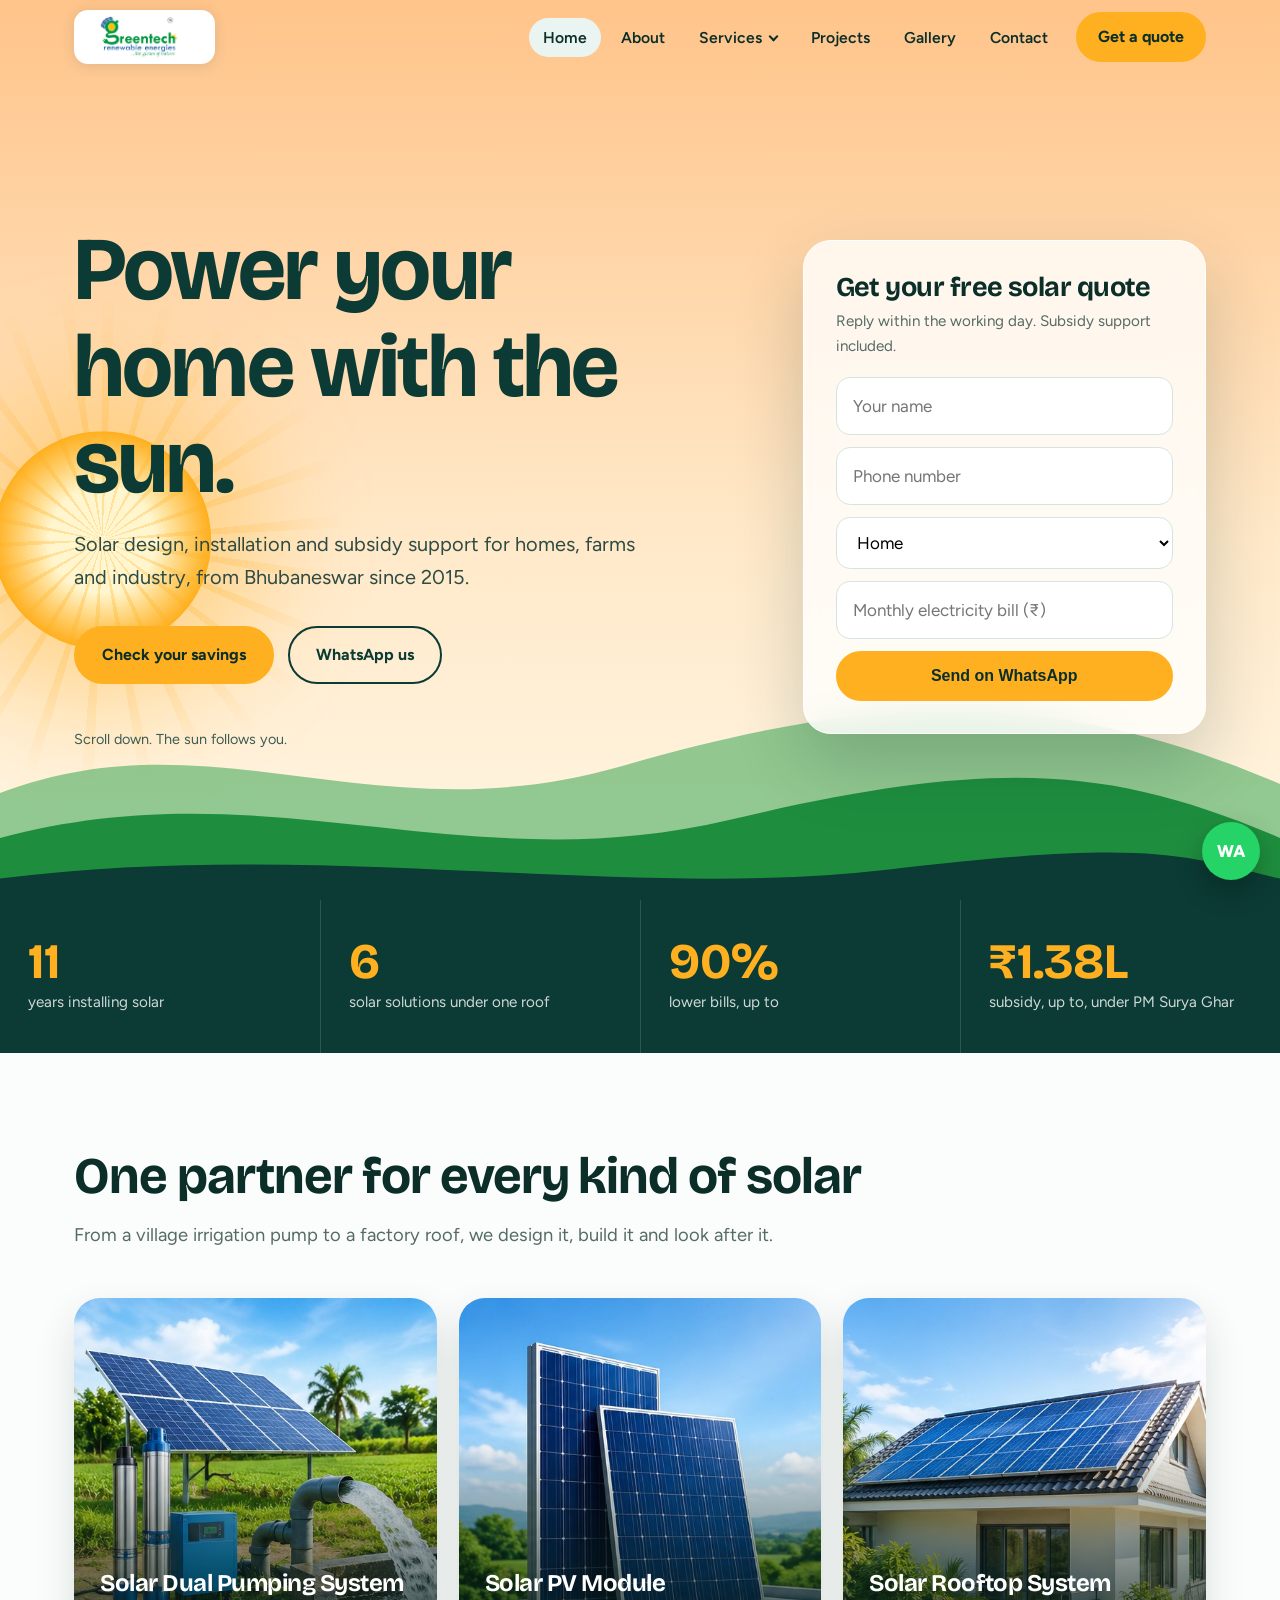
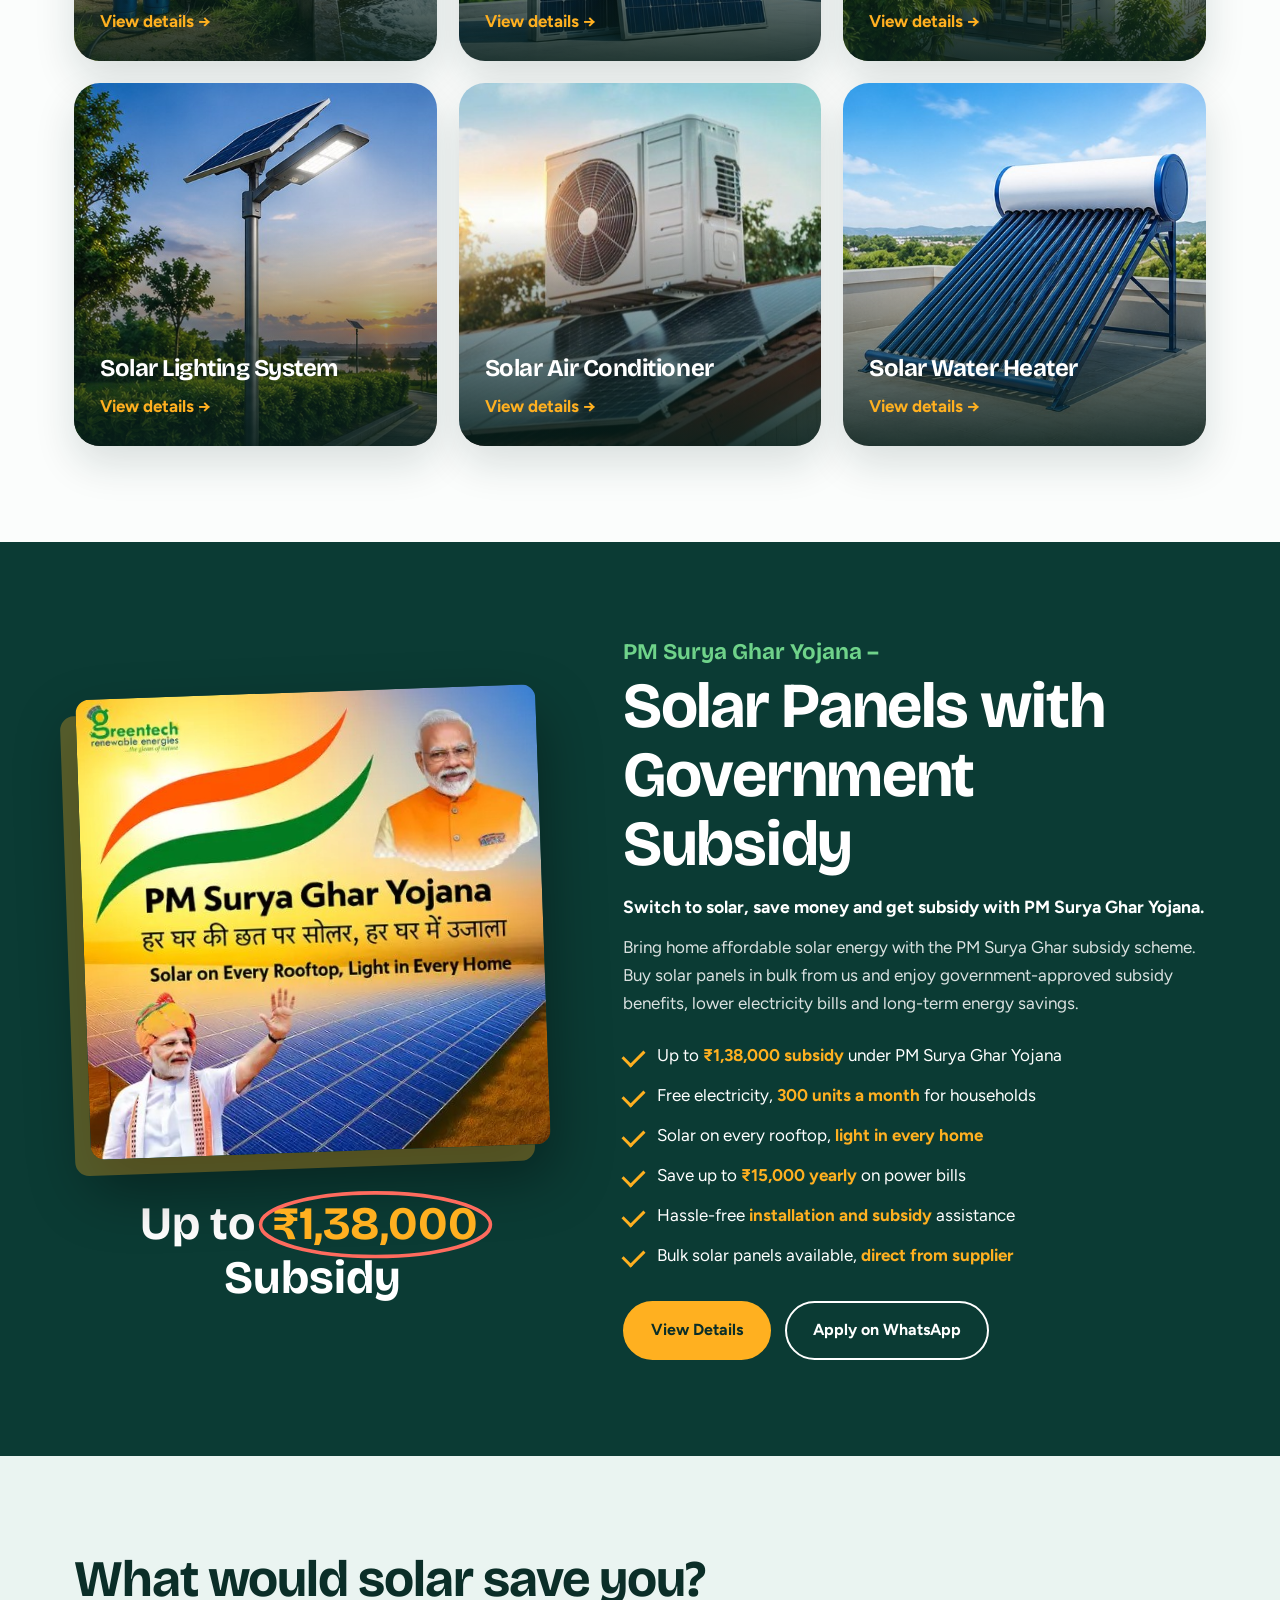
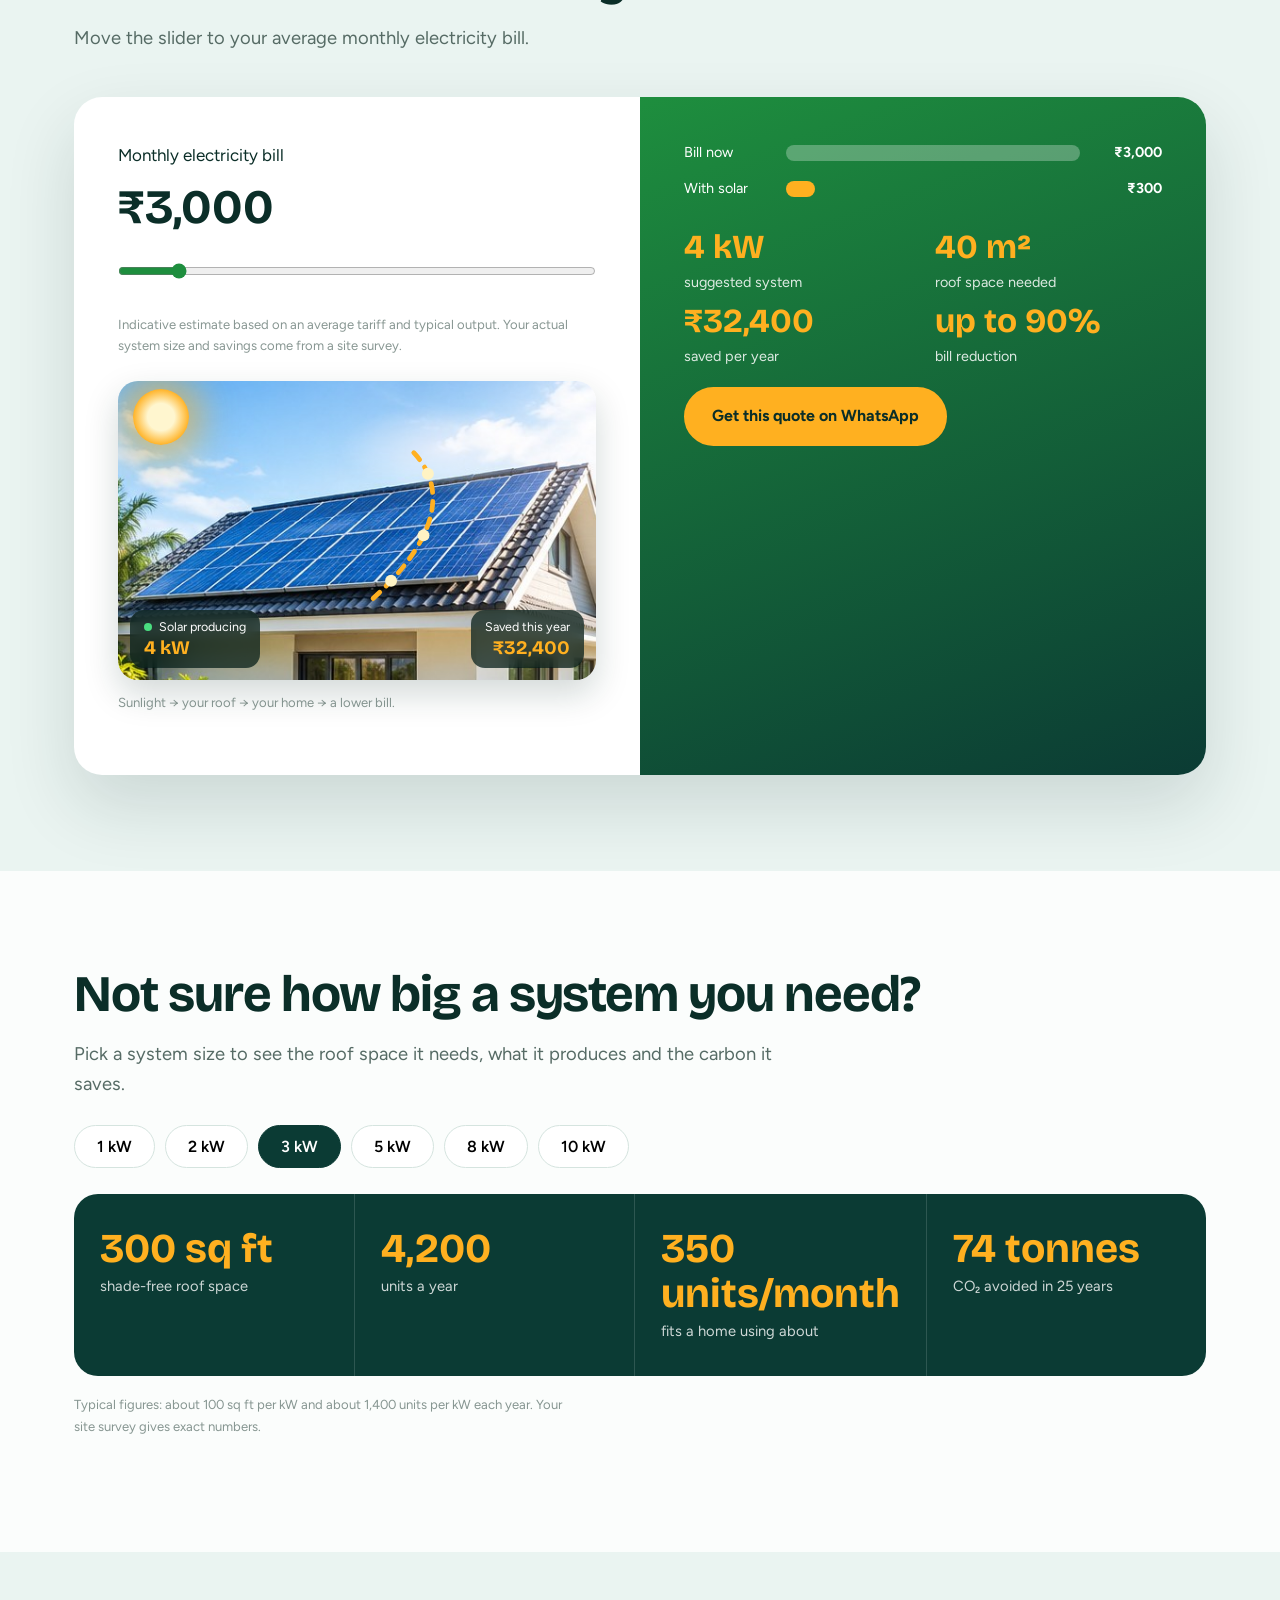
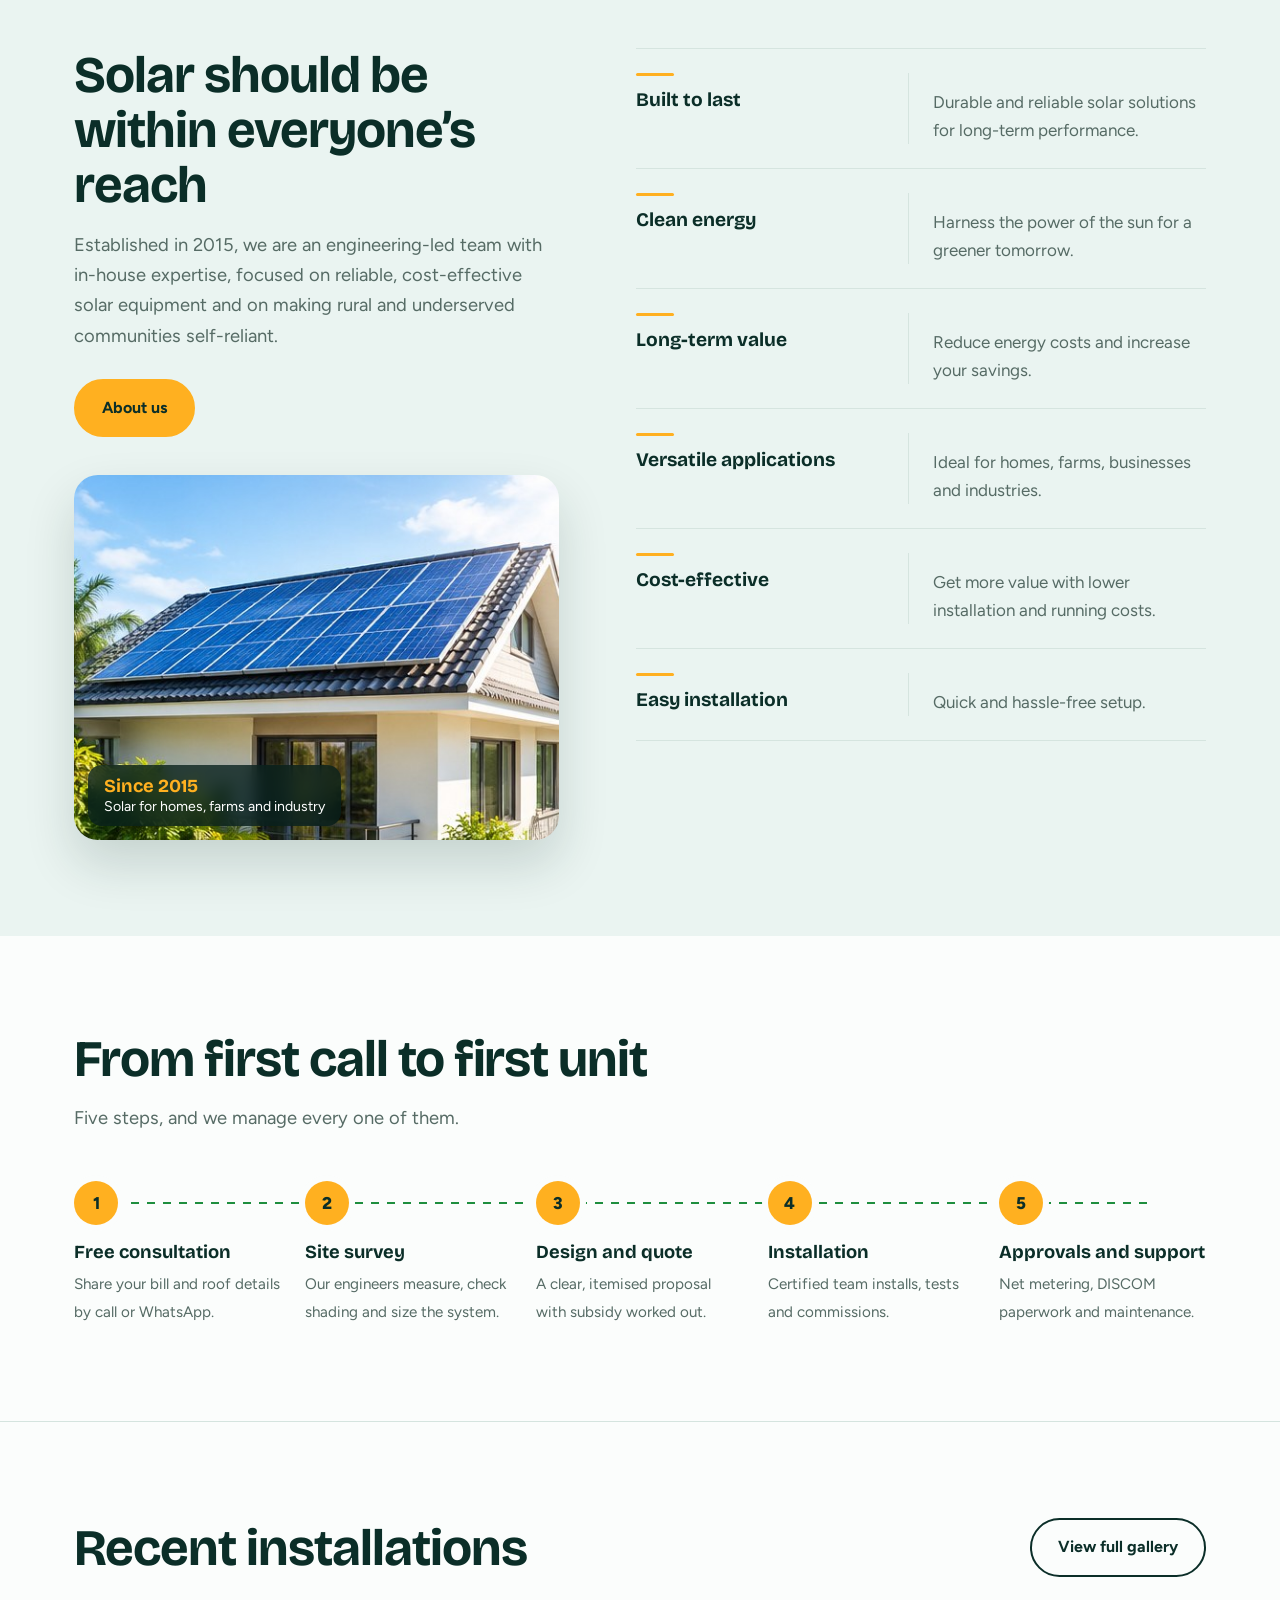
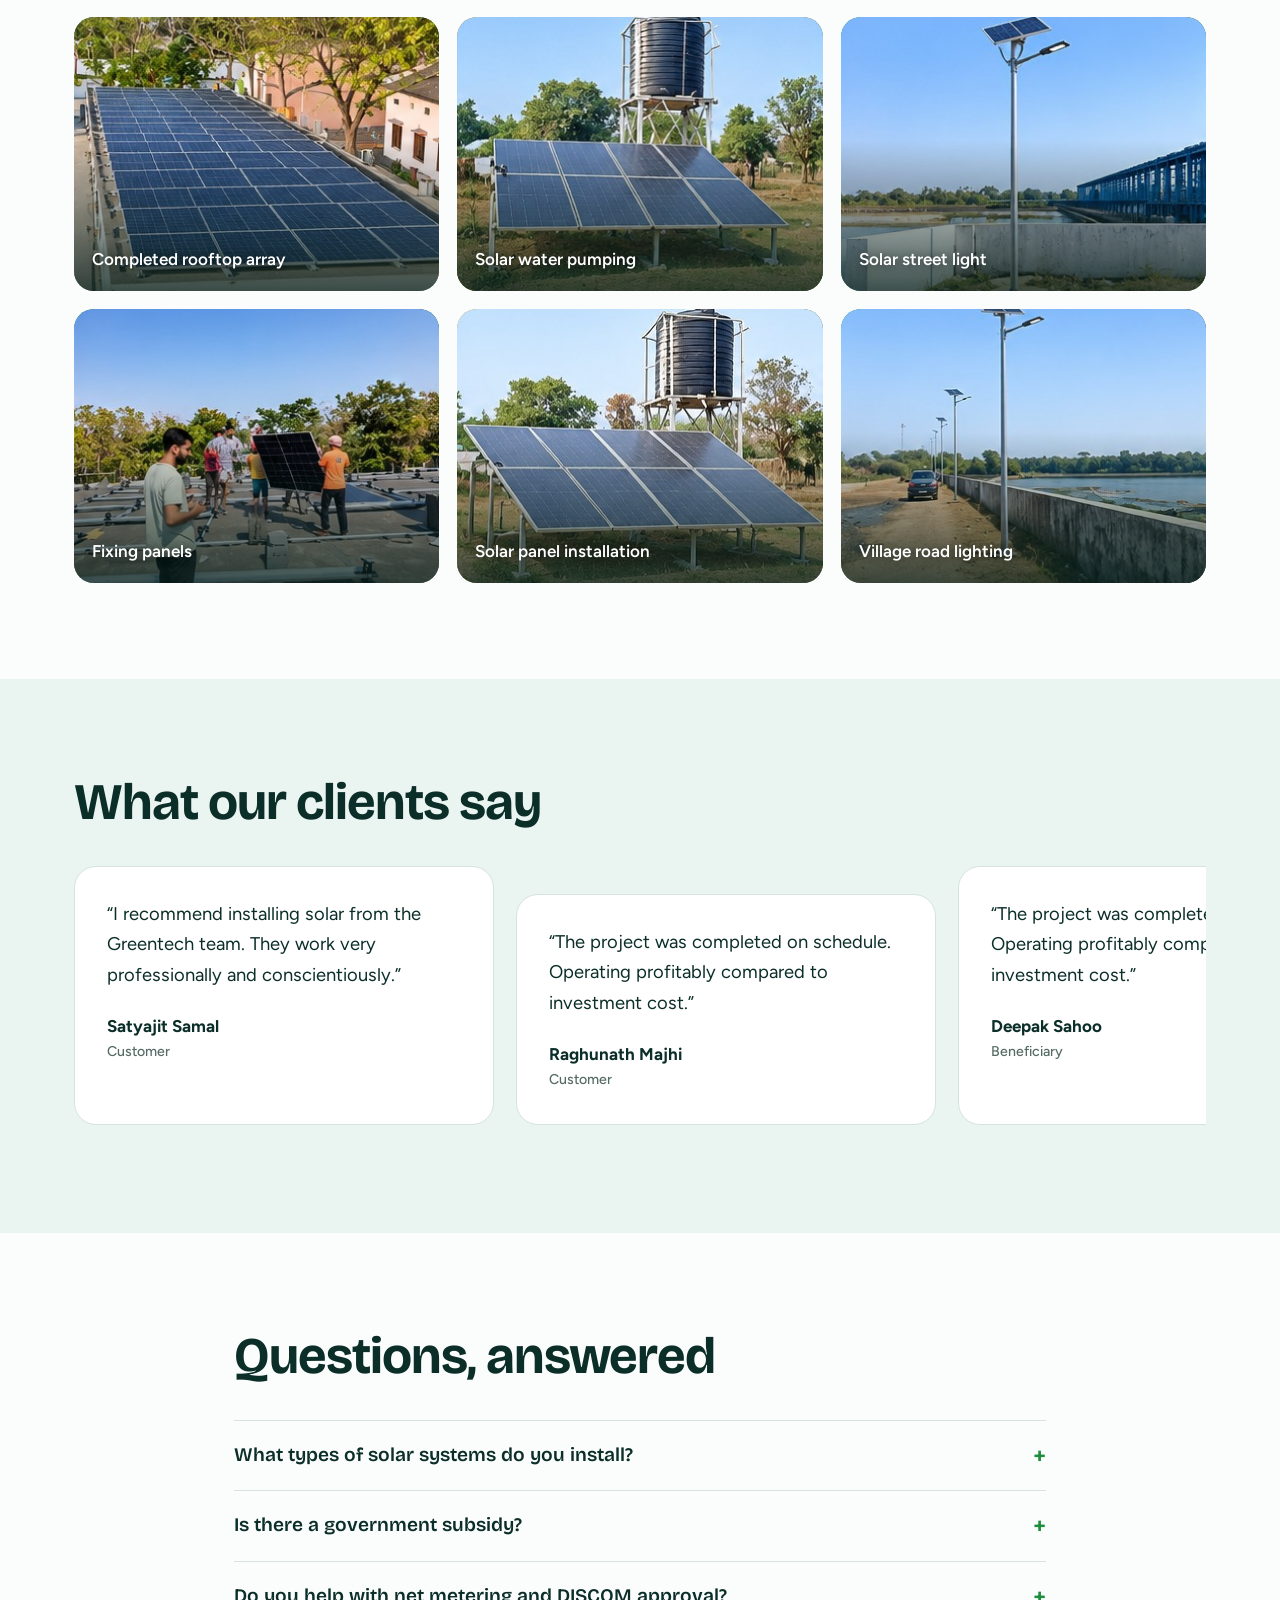
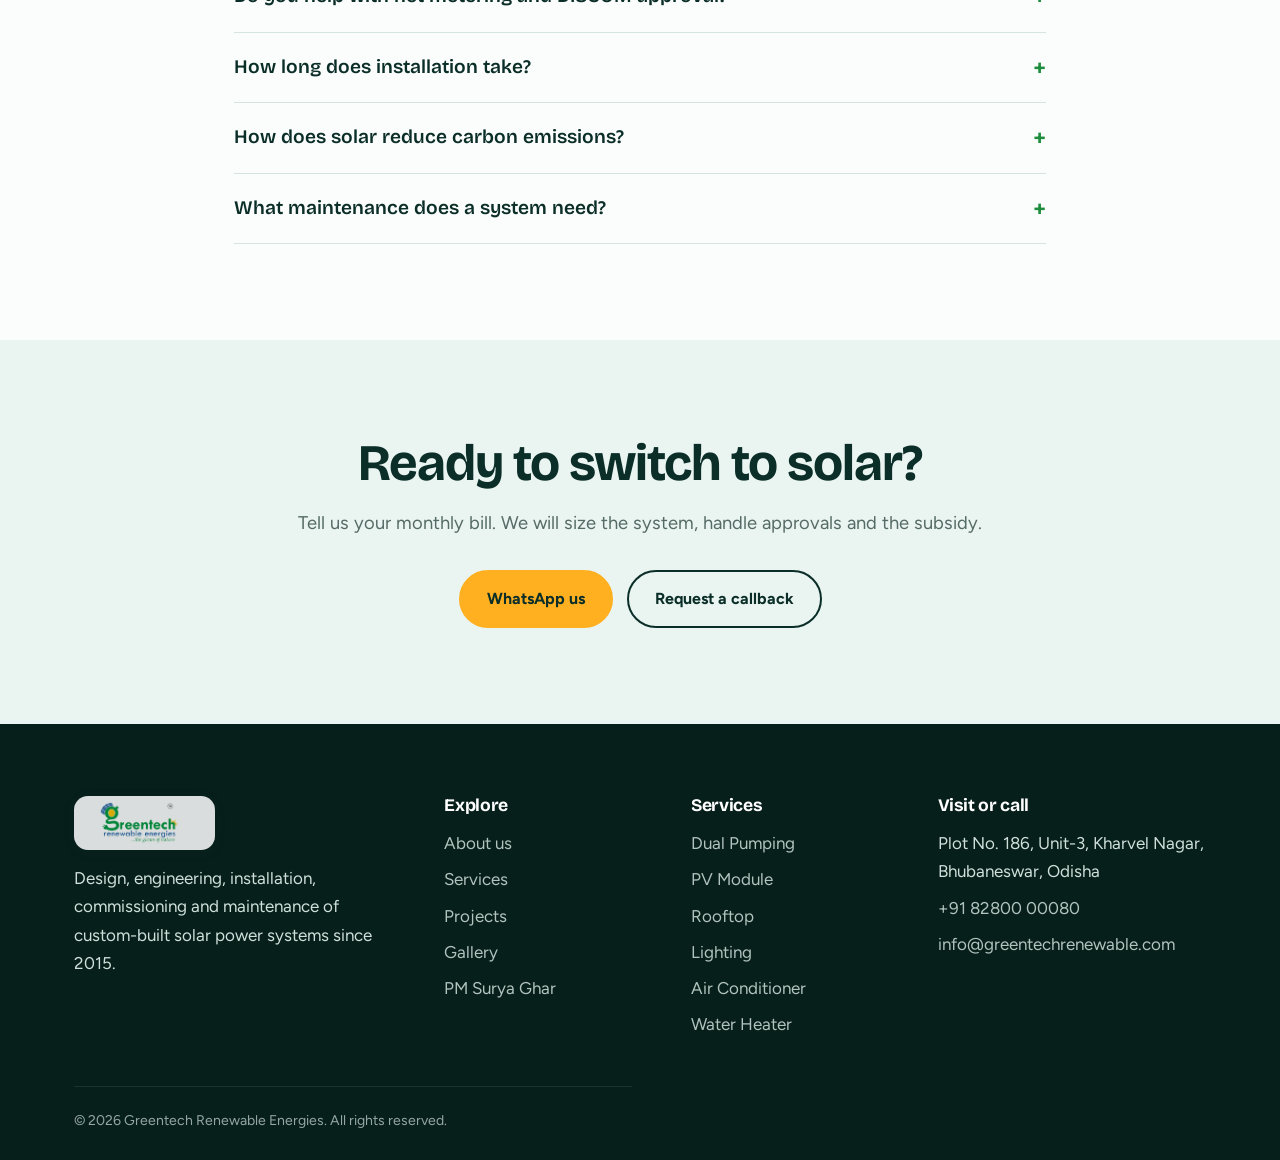
<file: index.html>
<!doctype html><html lang="en"><head><meta charset="utf-8"><meta name="viewport" content="width=device-width,initial-scale=1">
<title>Solar Power Systems in Bhubaneswar, Odisha | Greentech Renewable Energies</title><meta name="description" content="Solar rooftop, water pumping, lighting and PM Surya Ghar subsidy support from Greentech Renewable Energies, Bhubaneswar.">
<link rel="preconnect" href="https://fonts.googleapis.com"><link rel="preconnect" href="https://fonts.gstatic.com" crossorigin>
<link href="https://fonts.googleapis.com/css2?family=Bricolage+Grotesque:opsz,wght@12..96,500;12..96,700&family=Figtree:wght@400;500;600;700;800&display=swap" rel="stylesheet">
<link rel="icon" href="images/logo.png"><link rel="stylesheet" href="assets/style.css"></head><body class=""><header><div class="wrap bar"><a class="logo" href="index.html"><img src="images/logo.png" alt="Greentech Renewable Energies, the gleam of nature" width="150" height="55"></a>
<button class="burger" aria-label="Menu" aria-expanded="false"><span></span><span></span></button>
<nav><ul><li><a href="index.html" class=on>Home</a></li><li><a href="about.html">About</a></li><li class="has-sub"><a href="services.html">Services<i class="cv"></i></a><div class="mega"><div class="wrap"><h3>Our solar solutions</h3><div class="mg"><a href="service-pumping.html"><img src="images/pumping.jpg" alt="" width="52" height="52" loading="lazy"><span>Solar Dual Pumping System<small>Water for farms and villages</small></span></a><a href="service-pv.html"><img src="images/pv.jpg" alt="" width="52" height="52" loading="lazy"><span>Solar PV Module<small>High-efficiency panels</small></span></a><a href="service-rooftop.html"><img src="images/rooftop.jpg" alt="" width="52" height="52" loading="lazy"><span>Solar Rooftop System<small>Cut your electricity bill</small></span></a><a href="service-lighting.html"><img src="images/lighting.jpg" alt="" width="52" height="52" loading="lazy"><span>Solar Lighting System<small>Street, garden and home lights</small></span></a><a href="service-ac.html"><img src="images/ac.jpg" alt="" width="52" height="52" loading="lazy"><span>Solar Air Conditioner<small>Cooling powered by the sun</small></span></a><a href="service-heater.html"><img src="images/heater.jpg" alt="" width="52" height="52" loading="lazy"><span>Solar Water Heater<small>Hot water, all year round</small></span></a></div><a class="all" href="services.html">View all services →</a></div></div></li><li><a href="projects.html">Projects</a></li><li><a href="gallery.html">Gallery</a></li><li><a href="contact.html">Contact</a></li><li><a class="btn" href="https://wa.me/918280000080?text=Hello%20I%20want%20to%20know%20about%20solar%20services">Get a quote</a></li></ul></nav></div></header><section class="hero"><div class="sky"></div><div class="sun"></div><svg class="hills" viewBox="0 0 1440 300" preserveAspectRatio="none" aria-hidden="true"><path d="M0 180C240 90 420 230 700 150S1180 60 1440 170V300H0Z" fill="#3AA655" opacity=".55"/><path d="M0 230C300 150 520 280 820 210S1250 150 1440 230V300H0Z" fill="#1E8E3E"/><path d="M0 275C360 230 700 300 1000 265S1330 250 1440 275V300H0Z" fill="#0B3B34"/></svg><div class="wrap hgrid"><div><h1>Power your home with the sun.</h1><p class="lead">Solar design, installation and subsidy support for homes, farms and industry, from Bhubaneswar since 2015.</p>
<div class="cta"><a class="btn" href="#calc">Check your savings</a><a class="btn ghost" href="https://wa.me/918280000080?text=Hello%20I%20want%20to%20know%20about%20solar%20services">WhatsApp us</a></div><p class="hint">Scroll down. The sun follows you.</p></div>
<aside class="qcard"><h2>Get your free solar quote</h2><p>Reply within the working day. Subsidy support included.</p>
<form id="qf"><input name="n" placeholder="Your name" required><input name="p" type="tel" placeholder="Phone number" required>
<select name="t"><option>Home</option><option>Farm / irrigation</option><option>Business / industry</option></select>
<input name="b" type="number" min="0" placeholder="Monthly electricity bill (₹)"><button class="btn" type="submit">Send on WhatsApp</button></form></aside></div></section>
<div class="stats"><div><b data-year>11</b><span>years installing solar</span></div><div><b>6</b><span>solar solutions under one roof</span></div><div><b>90%</b><span>lower bills, up to</span></div><div><b>₹1.38L</b><span>subsidy, up to, under PM Surya Ghar</span></div></div>
<section class="sec"><div class="wrap"><h2>One partner for every kind of solar</h2><p class="lead">From a village irrigation pump to a factory roof, we design it, build it and look after it.</p><div class="sgrid"><a class="scard" href="service-pumping.html"><img src="images/pumping.jpg" alt="Solar Dual Pumping System" loading="lazy"><div><h3>Solar Dual Pumping System</h3><p>Water for fields and villages without grid or diesel.</p><span>View details →</span></div></a><a class="scard" href="service-pv.html"><img src="images/pv.jpg" alt="Solar PV Module" loading="lazy"><div><h3>Solar PV Module</h3><p>High-efficiency panels for every scale of project.</p><span>View details →</span></div></a><a class="scard" href="service-rooftop.html"><img src="images/rooftop.jpg" alt="Solar Rooftop System" loading="lazy"><div><h3>Solar Rooftop System</h3><p>Cut your electricity bill with a plant on your roof.</p><span>View details →</span></div></a><a class="scard" href="service-lighting.html"><img src="images/lighting.jpg" alt="Solar Lighting System" loading="lazy"><div><h3>Solar Lighting System</h3><p>Streets and gardens lit with no wiring and no bill.</p><span>View details →</span></div></a><a class="scard" href="service-ac.html"><img src="images/ac.jpg" alt="Solar Air Conditioner" loading="lazy"><div><h3>Solar Air Conditioner</h3><p>Cooling powered largely by the sun.</p><span>View details →</span></div></a><a class="scard" href="service-heater.html"><img src="images/heater.jpg" alt="Solar Water Heater" loading="lazy"><div><h3>Solar Water Heater</h3><p>Hot water from the sun, all year round.</p><span>View details →</span></div></a></div></div></section>
<section class="sec band" id="pm"><div class="wrap pm"><div><a class="pmfig" href="pm-surya-ghar.html" aria-label="PM Surya Ghar Yojana details"><img src="images/pm-surya-ghar-poster.jpg" alt="PM Surya Ghar Yojana: Solar on every rooftop, light in every home" width="500" height="500" loading="lazy"></a>
<p class="upto">Up to <b>₹1,38,000<svg viewBox="0 0 200 60" preserveAspectRatio="none" aria-hidden="true"><ellipse cx="100" cy="30" rx="97" ry="26" pathLength="420"/></svg></b><br>Subsidy</p></div>
<div><p class="pmk">PM Surya Ghar Yojana –</p><h2 class="pmh">Solar Panels with Government Subsidy</h2><p class="pms">Switch to solar, save money and get subsidy with PM Surya Ghar Yojana.</p>
<p style="opacity:.85;max-width:56ch">Bring home affordable solar energy with the PM Surya Ghar subsidy scheme. Buy solar panels in bulk from us and enjoy government-approved subsidy benefits, lower electricity bills and long-term energy savings.</p>
<ul class="ticks"><li>Up to <b>₹1,38,000 subsidy</b> under PM Surya Ghar Yojana</li><li>Free electricity, <b>300 units a month</b> for households</li><li>Solar on every rooftop, <b>light in every home</b></li><li>Save up to <b>₹15,000 yearly</b> on power bills</li><li>Hassle-free <b>installation and subsidy</b> assistance</li><li>Bulk solar panels available, <b>direct from supplier</b></li></ul>
<div class="cta" style="margin-top:0"><a class="btn" href="pm-surya-ghar.html">View Details</a><a class="btn ghost" href="https://wa.me/918280000080?text=Hello%20I%20want%20to%20apply%20for%20PM%20Surya%20Ghar%20subsidy">Apply on WhatsApp</a></div></div></div></section>
<section class="sec alt" id="calc"><div class="wrap"><h2>What would solar save you?</h2><p class="lead">Move the slider to your average monthly electricity bill.</p>
<div class="calc"><div><label for="bill">Monthly electricity bill</label><output id="billv">₹3,000</output><input id="bill" type="range" min="500" max="30000" step="500" value="3000"><p class="note" style="color:var(--mute);margin-bottom:0">Indicative estimate based on an average tariff and typical output. Your actual system size and savings come from a site survey.</p><div class="demo" aria-hidden="true"><img src="images/rooftop.jpg" alt="" loading="lazy"><div class="dpanel"></div><div class="dsun"></div>
<svg viewBox="0 0 160 100"><path id="fp" d="M99 24 C 114 40, 100 60, 84 74" fill="none" stroke="#FFB020" stroke-width="1.6" stroke-linecap="round" stroke-dasharray="3 3" class="flow"/><circle r="2" fill="#FFF3C4"><animateMotion dur="2.2s" begin="0s" repeatCount="indefinite"><mpath href="#fp"/></animateMotion></circle><circle r="2" fill="#FFF3C4"><animateMotion dur="2.2s" begin="0.7s" repeatCount="indefinite"><mpath href="#fp"/></animateMotion></circle><circle r="2" fill="#FFF3C4"><animateMotion dur="2.2s" begin="1.4s" repeatCount="indefinite"><mpath href="#fp"/></animateMotion></circle></svg>
<div class="dc d1"><i></i>Solar producing<b id="dkw">3 kW</b></div><div class="dc d2">Saved this year<b id="dsave">₹0</b></div></div>
<p class="note" style="color:var(--mute);margin-top:12px">Sunlight → your roof → your home → a lower bill.</p></div>
<div class="out"><div class="bars"><div><span>Bill now</span><i id="b1"></i><em id="b1v"></em></div><div><span>With solar</span><i id="b2"></i><em id="b2v"></em></div></div><div class="res"><div><b id="kw"></b><span>suggested system</span></div><div><b id="roof"></b><span>roof space needed</span></div><div><b id="yr"></b><span>saved per year</span></div><div><b id="cut"></b><span>bill reduction</span></div></div><p class="note"></p><a id="calcwa" class="btn" href="https://wa.me/918280000080?text=Hello%20I%20want%20to%20know%20about%20solar%20services">Get this quote on WhatsApp</a></div></div></div></section>
<section class="sec"><div class="wrap"><h2>Not sure how big a system you need?</h2><p class="lead">Pick a system size to see the roof space it needs, what it produces and the carbon it saves.</p>
<div class="sizer"><div class="chips"><button type="button" class="chip" data-kw="1">1 kW</button><button type="button" class="chip" data-kw="2">2 kW</button><button type="button" class="chip on" data-kw="3">3 kW</button><button type="button" class="chip" data-kw="5">5 kW</button><button type="button" class="chip" data-kw="8">8 kW</button><button type="button" class="chip" data-kw="10">10 kW</button></div><div class="szout"><div><b id="z1"></b><span>shade-free roof space</span></div><div><b id="z2"></b><span>units a year</span></div><div><b id="z3"></b><span>fits a home using about</span></div><div><b id="z4"></b><span>CO₂ avoided in 25 years</span></div></div>
<p class="note" style="color:var(--mute)">Typical figures: about 100 sq ft per kW and about 1,400 units per kW each year. Your site survey gives exact numbers.</p></div></div></section>
<section class="sec alt reach"><div class="wrap reachg"><div class="reach-l"><h2>Solar should be within everyone’s reach</h2><p class="lead">Established in 2015, we are an engineering-led team with in-house expertise, focused on reliable, cost-effective solar equipment and on making rural and underserved communities self-reliant.</p><p style="margin-top:28px"><a class="btn" href="about.html">About us</a></p>
<figure class="reach-img"><img src="images/rooftop.jpg" alt="Home with solar panels on the roof" width="507" height="507" loading="lazy"><figcaption><b>Since 2015</b>Solar for homes, farms and industry</figcaption></figure></div><dl class="why"><div class="wi"><dt>Built to last</dt><dd>Durable and reliable solar solutions for long-term performance.</dd></div><div class="wi"><dt>Clean energy</dt><dd>Harness the power of the sun for a greener tomorrow.</dd></div><div class="wi"><dt>Long-term value</dt><dd>Reduce energy costs and increase your savings.</dd></div><div class="wi"><dt>Versatile applications</dt><dd>Ideal for homes, farms, businesses and industries.</dd></div><div class="wi"><dt>Cost-effective</dt><dd>Get more value with lower installation and running costs.</dd></div><div class="wi"><dt>Easy installation</dt><dd>Quick and hassle-free setup.</dd></div></dl></div></section>
<section class="sec"><div class="wrap"><h2>From first call to first unit</h2><p class="lead">Five steps, and we manage every one of them.</p><ol class="flow"><li><b>Free consultation</b><span>Share your bill and roof details by call or WhatsApp.</span></li><li><b>Site survey</b><span>Our engineers measure, check shading and size the system.</span></li><li><b>Design and quote</b><span>A clear, itemised proposal with subsidy worked out.</span></li><li><b>Installation</b><span>Certified team installs, tests and commissions.</span></li><li><b>Approvals and support</b><span>Net metering, DISCOM paperwork and maintenance.</span></li></ol></div></section><section class="sec"><div class="wrap"><div style="display:flex;justify-content:space-between;align-items:end;gap:20px;flex-wrap:wrap"><h2>Recent installations</h2><a class="btn ghost" style="color:var(--ink)" href="gallery.html">View full gallery</a></div><div class="tiles"><div class="tile"><img src="images/rooftop-install-12.jpg" alt="Completed rooftop array" loading="lazy"><span>Completed rooftop array</span></div><div class="tile"><img src="images/pump-step-8.jpg" alt="Solar water pumping" loading="lazy"><span>Solar water pumping</span></div><div class="tile"><img src="images/street-2.jpg" alt="Solar street light" loading="lazy"><span>Solar street light</span></div><div class="tile"><img src="images/rooftop-install-4.jpg" alt="Fixing panels" loading="lazy"><span>Fixing panels</span></div><div class="tile"><img src="images/pump-step-5.jpg" alt="Solar panel installation" loading="lazy"><span>Solar panel installation</span></div><div class="tile"><img src="images/street-11.jpg" alt="Village road lighting" loading="lazy"><span>Village road lighting</span></div></div></div></section><section class="sec alt"><div class="wrap"><h2>What our clients say</h2><div class="quotes"><blockquote><p>“I recommend installing solar from the Greentech team. They work very professionally and conscientiously.”</p><cite>Satyajit Samal<small>Customer</small></cite></blockquote><blockquote><p>“The project was completed on schedule. Operating profitably compared to investment cost.”</p><cite>Raghunath Majhi<small>Customer</small></cite></blockquote><blockquote><p>“The project was completed on schedule. Operating profitably compared to investment cost.”</p><cite>Deepak Sahoo<small>Beneficiary</small></cite></blockquote></div></div></section>
<section class="sec"><div class="wrap" style="max-width:860px"><h2>Questions, answered</h2><div style="margin-top:36px"><details><summary>What types of solar systems do you install?</summary><p>Rooftop grid-connected plants, off-grid systems, solar water pumping and irrigation, street and home lighting, water heaters and solar air conditioners, for homes, farms and industry.</p></details><details><summary>Is there a government subsidy?</summary><p>Yes. Eligible households can claim a subsidy under the PM Surya Ghar Muft Bijli Yojana. We check your eligibility and handle the application. Exact amounts depend on system size and current scheme rules.</p></details><details><summary>Do you help with net metering and DISCOM approval?</summary><p>Yes. We prepare the documents, coordinate with the DISCOM and support you until the net meter is installed.</p></details><details><summary>How long does installation take?</summary><p>A typical home rooftop system is installed within days of site survey and approvals. Larger plants take longer. We give you a written schedule up front.</p></details><details><summary>How does solar reduce carbon emissions?</summary><p>Every unit of solar electricity replaces a unit that would otherwise come from the grid, which in India is still largely coal-based. Fewer units from fossil fuel means lower emissions.</p></details><details><summary>What maintenance does a system need?</summary><p>Very little: periodic panel cleaning and a routine inspection of inverter and wiring. We offer maintenance support after commissioning.</p></details></div></div></section><section class="sec alt"><div class="wrap" style="text-align:center"><h2>Ready to switch to solar?</h2><p class="lead" style="margin:16px auto 30px">Tell us your monthly bill. We will size the system, handle approvals and the subsidy.</p><div class="cta" style="justify-content:center"><a class="btn" href="https://wa.me/918280000080?text=Hello%20I%20want%20to%20know%20about%20solar%20services">WhatsApp us</a><a class="btn ghost" href="contact.html">Request a callback</a></div></div></section><footer><div class="wrap"><div class="g"><div><a class="logo" href="index.html"><img src="images/logo.png" alt="Greentech Renewable Energies, the gleam of nature" width="150" height="55"></a><p style="margin-top:14px">Design, engineering, installation, commissioning and maintenance of custom-built solar power systems since 2015.</p></div>
<div><h3>Explore</h3><ul><li><a href="about.html">About us</a></li><li><a href="services.html">Services</a></li><li><a href="projects.html">Projects</a></li><li><a href="gallery.html">Gallery</a></li><li><a href="pm-surya-ghar.html">PM Surya Ghar</a></li></ul></div>
<div><h3>Services</h3><ul><li><a href="service-pumping.html">Dual Pumping</a></li><li><a href="service-pv.html">PV Module</a></li><li><a href="service-rooftop.html">Rooftop</a></li><li><a href="service-lighting.html">Lighting</a></li><li><a href="service-ac.html">Air Conditioner</a></li><li><a href="service-heater.html">Water Heater</a></li></ul></div>
<div><h3>Visit or call</h3><ul><li>Plot No. 186, Unit-3, Kharvel Nagar, Bhubaneswar, Odisha</li><li><a href="tel:+918280000080">+91 82800 00080</a></li><li><a href="mailto:info@greentechrenewable.com">info@greentechrenewable.com</a></li></ul></div></div>
<p class="copy">© <span class="yr"></span> Greentech Renewable Energies. All rights reserved.</p></div></footer>
<a class="wa" href="https://wa.me/918280000080?text=Hello%20I%20want%20to%20know%20about%20solar%20services" aria-label="Chat on WhatsApp">WA</a><script src="assets/main.js"></script></body></html>
</file>
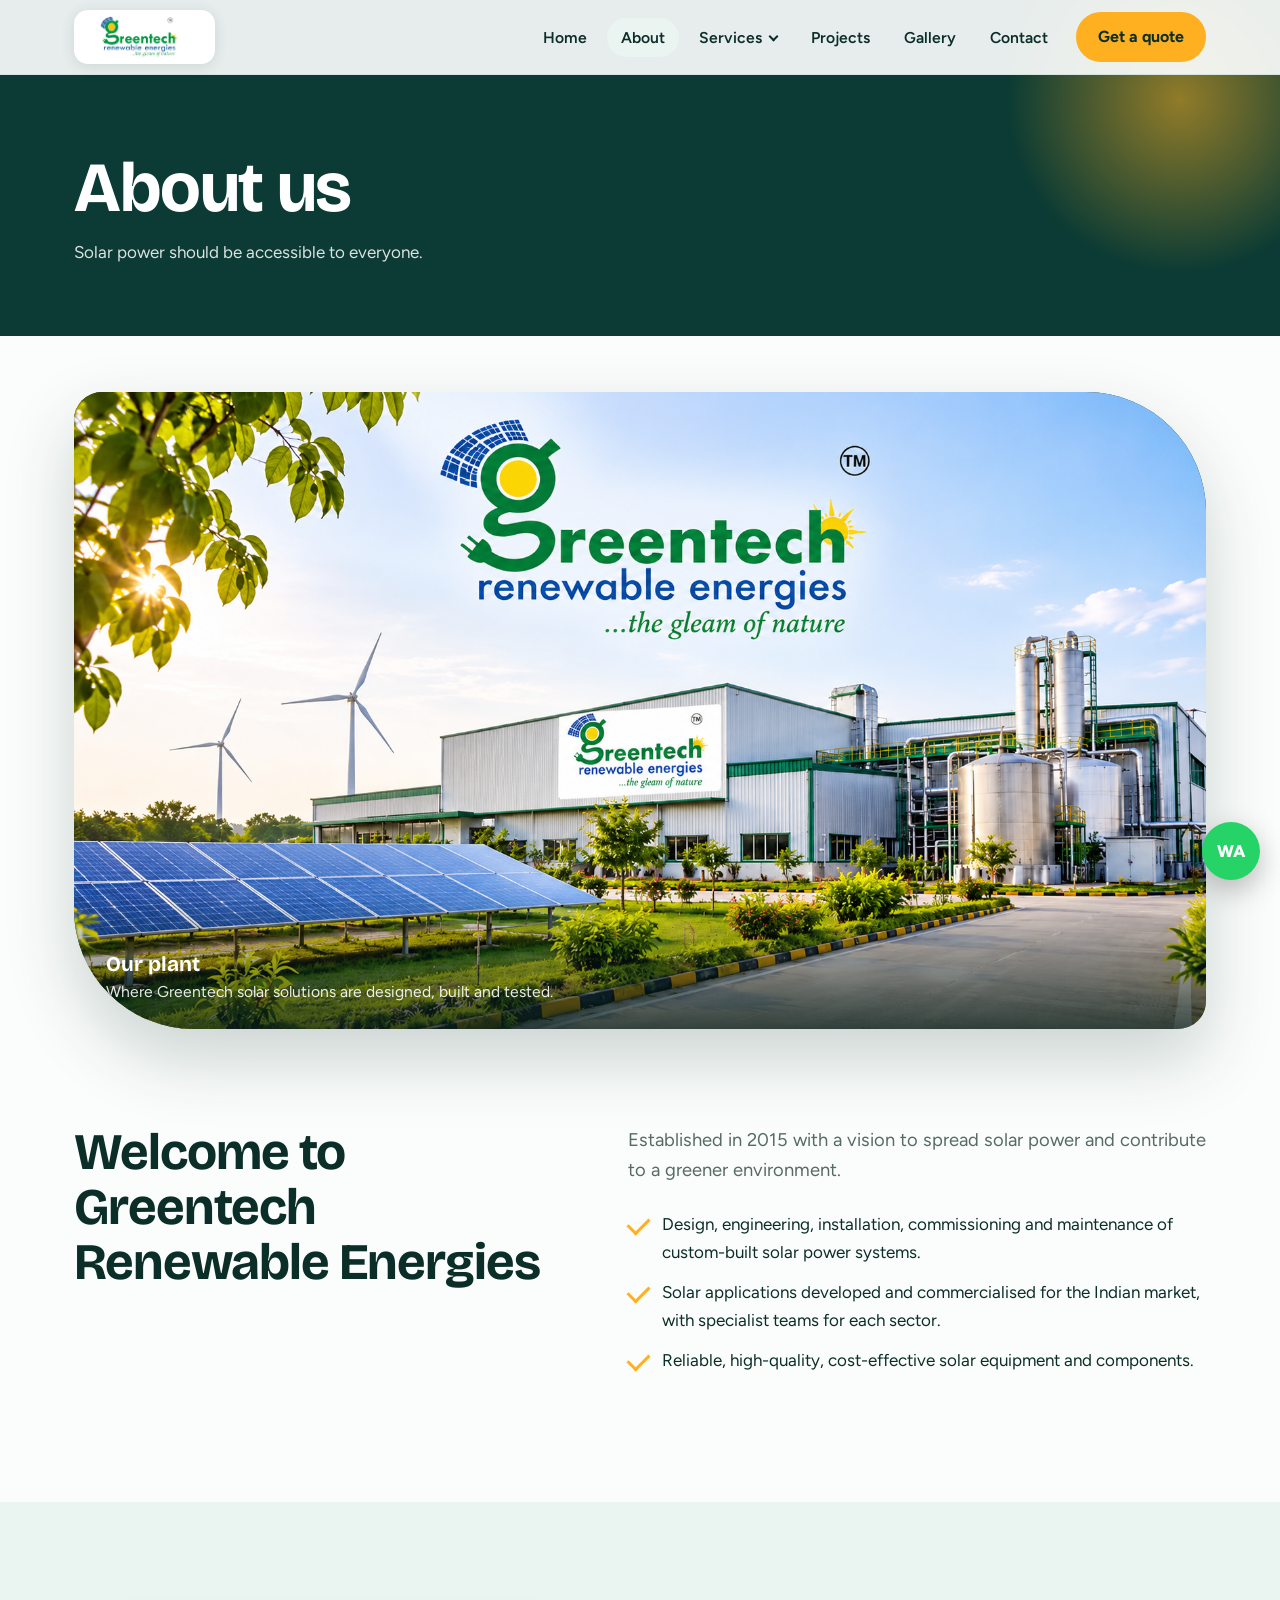
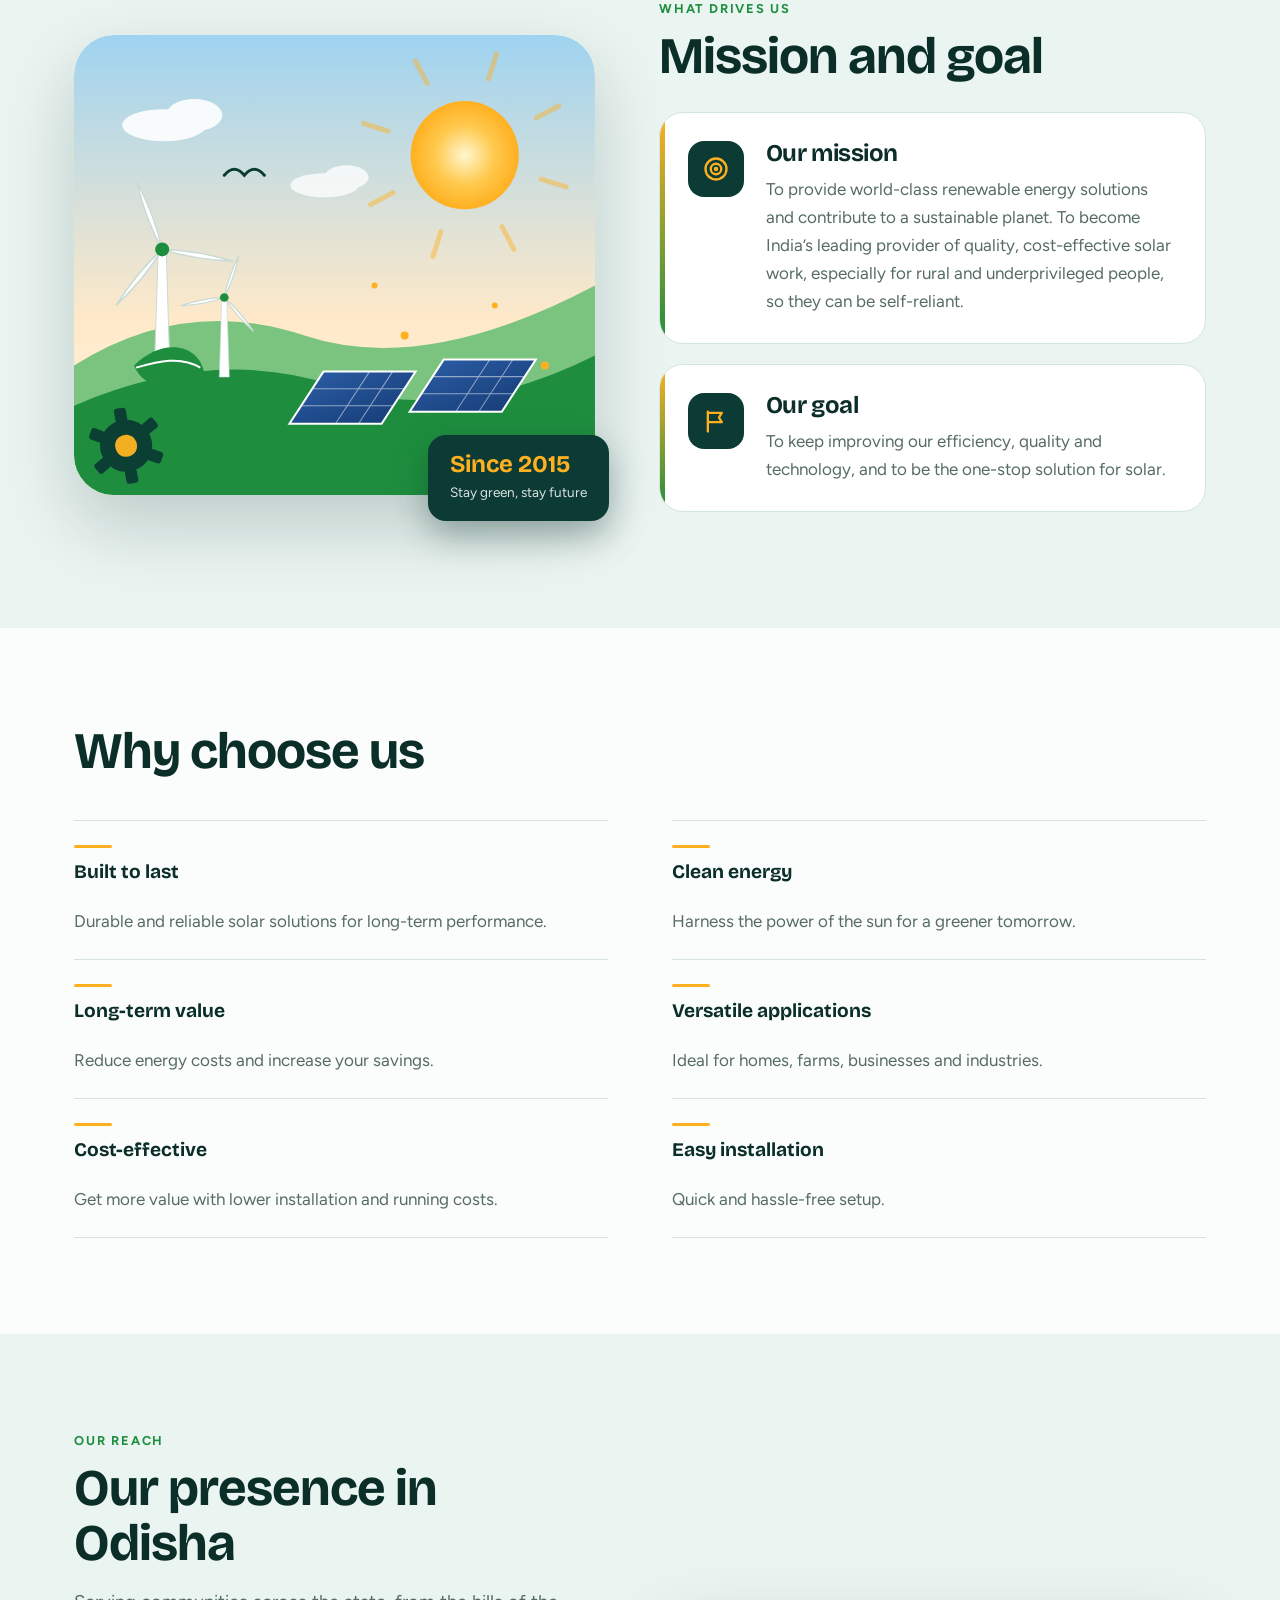
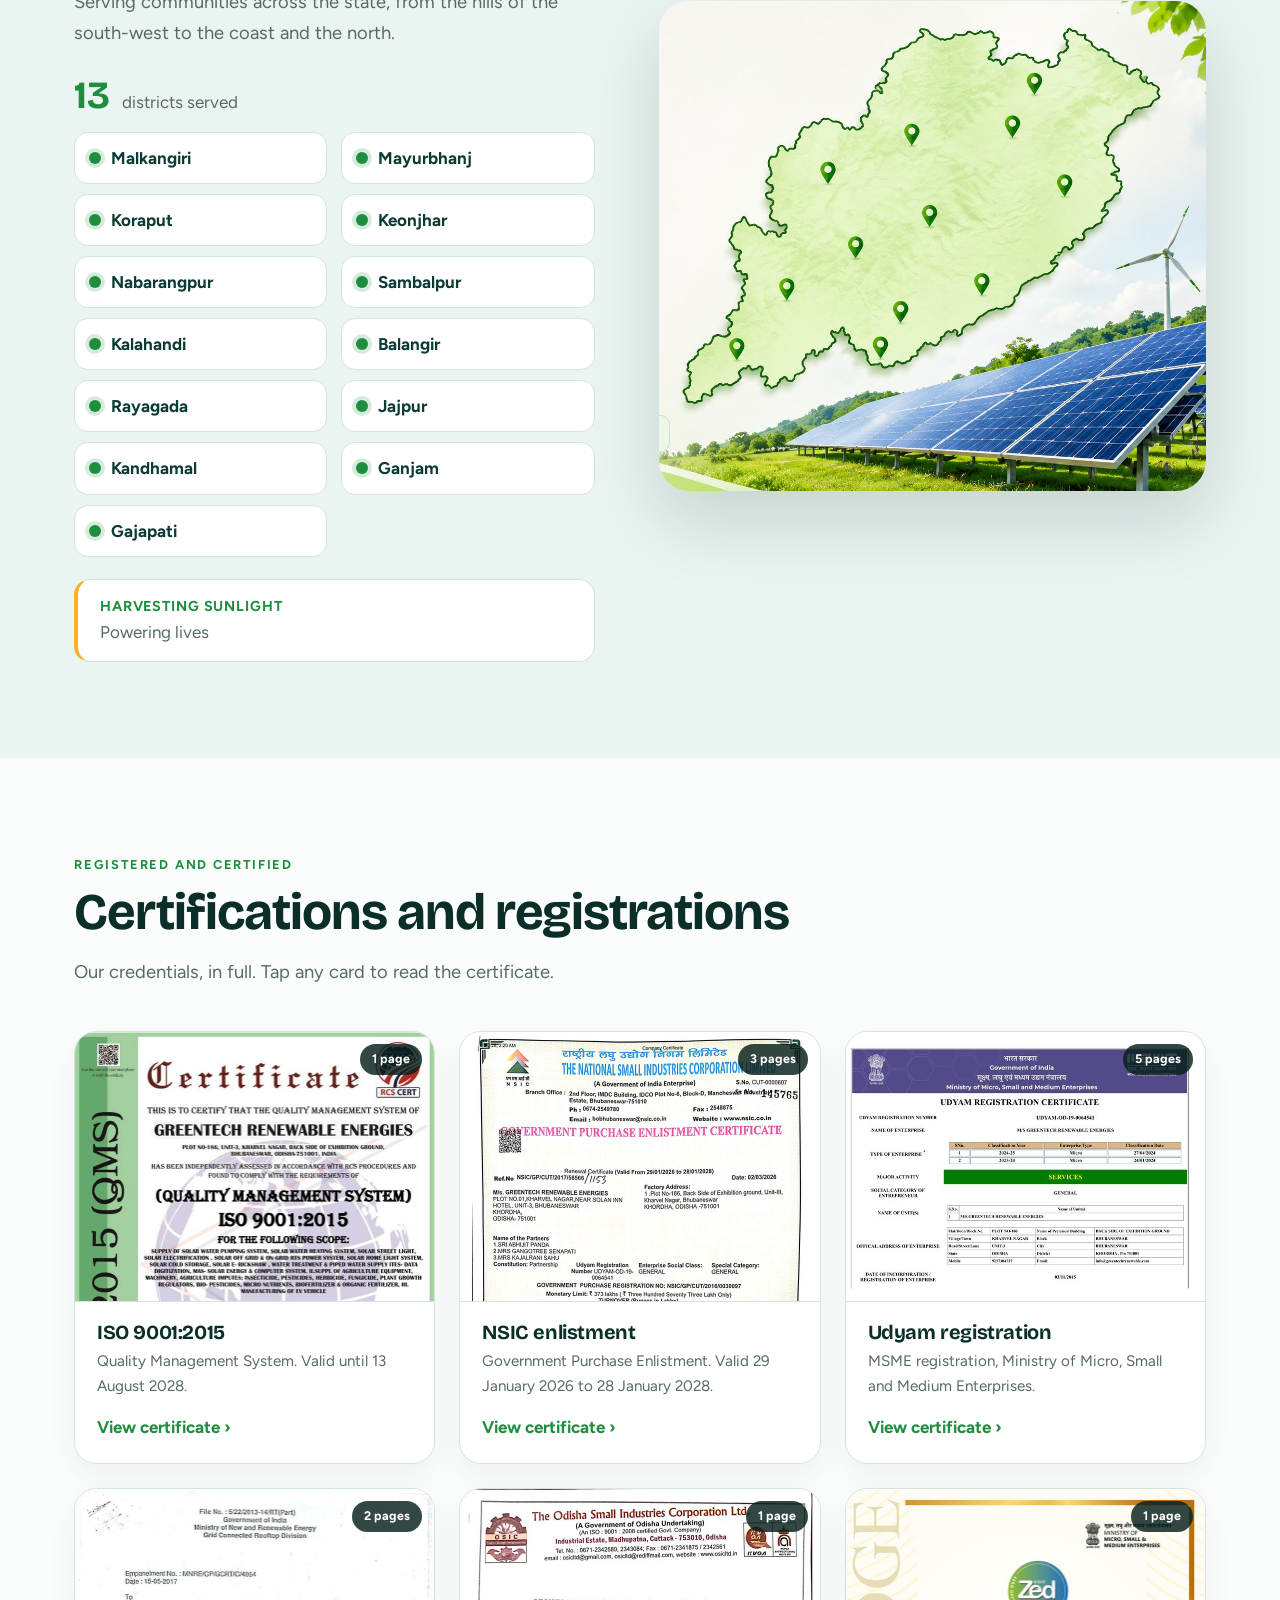
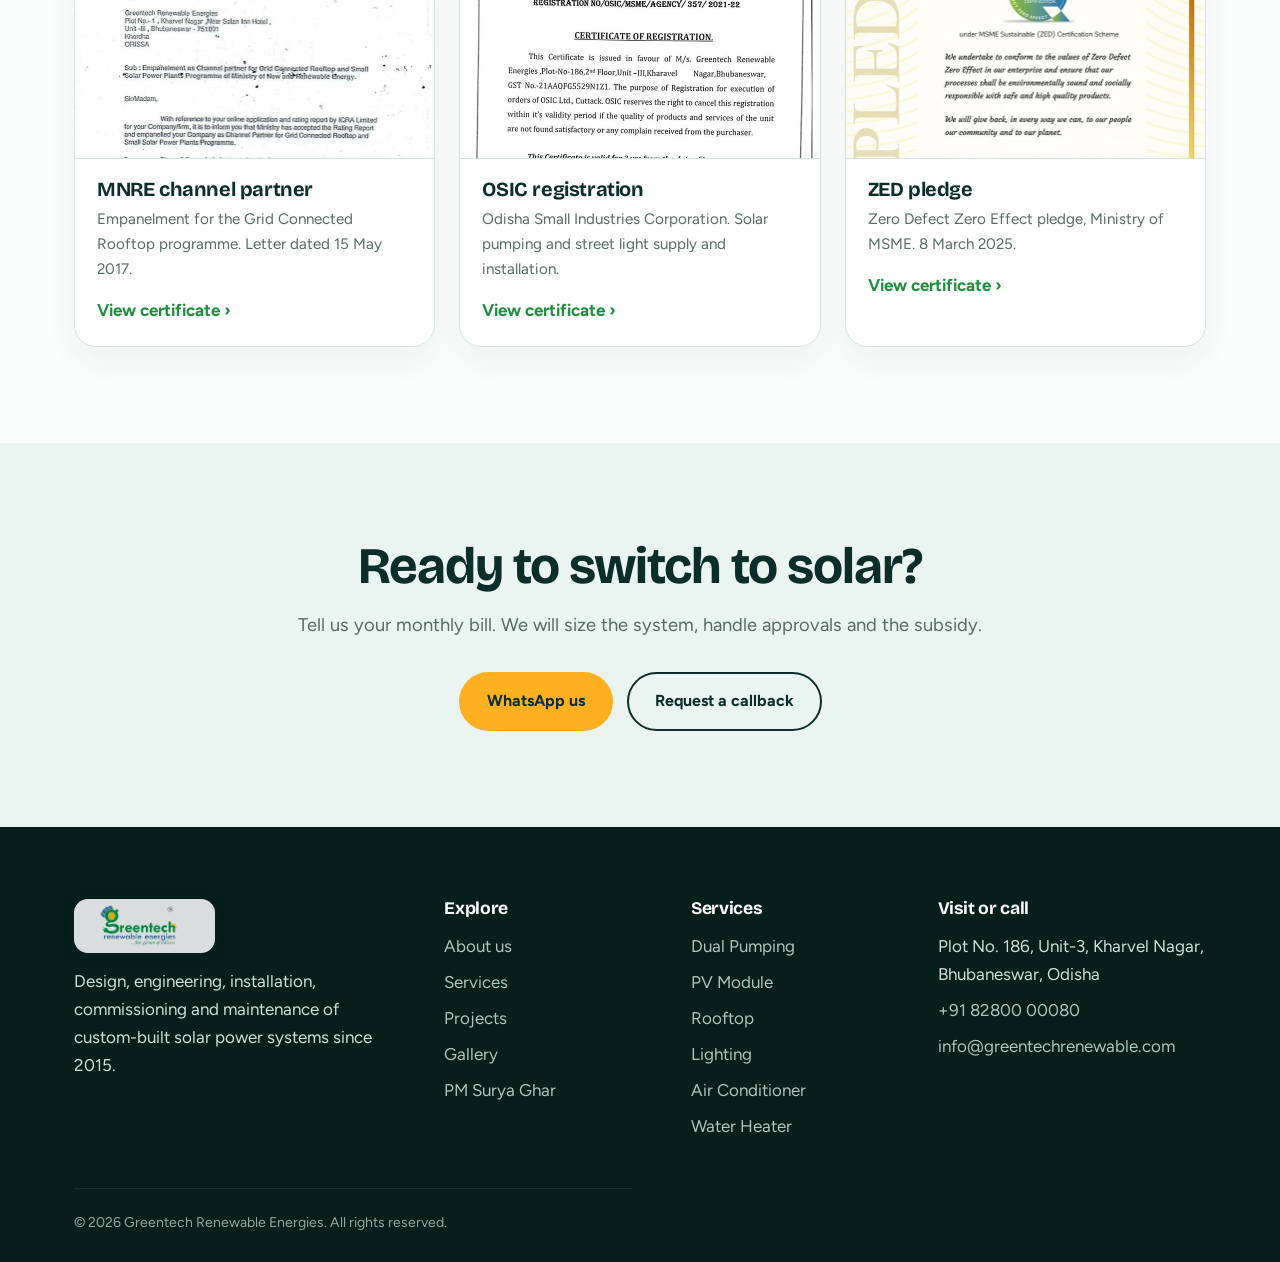
<file: about.html>
<!doctype html><html lang="en"><head><meta charset="utf-8"><meta name="viewport" content="width=device-width,initial-scale=1">
<title>About Us | Greentech Renewable Energies</title><meta name="description" content="Greentech Renewable Energies: solar design, engineering, installation and maintenance since 2015.">
<link rel="preconnect" href="https://fonts.googleapis.com"><link rel="preconnect" href="https://fonts.gstatic.com" crossorigin>
<link href="https://fonts.googleapis.com/css2?family=Bricolage+Grotesque:opsz,wght@12..96,500;12..96,700&family=Figtree:wght@400;500;600;700;800&display=swap" rel="stylesheet">
<link rel="icon" href="images/logo.png"><link rel="stylesheet" href="assets/style.css"></head><body class="inner"><header><div class="wrap bar"><a class="logo" href="index.html"><img src="images/logo.png" alt="Greentech Renewable Energies, the gleam of nature" width="150" height="55"></a>
<button class="burger" aria-label="Menu" aria-expanded="false"><span></span><span></span></button>
<nav><ul><li><a href="index.html">Home</a></li><li><a href="about.html" class=on>About</a></li><li class="has-sub"><a href="services.html">Services<i class="cv"></i></a><div class="mega"><div class="wrap"><h3>Our solar solutions</h3><div class="mg"><a href="service-pumping.html"><img src="images/pumping.jpg" alt="" width="52" height="52" loading="lazy"><span>Solar Dual Pumping System<small>Water for farms and villages</small></span></a><a href="service-pv.html"><img src="images/pv.jpg" alt="" width="52" height="52" loading="lazy"><span>Solar PV Module<small>High-efficiency panels</small></span></a><a href="service-rooftop.html"><img src="images/rooftop.jpg" alt="" width="52" height="52" loading="lazy"><span>Solar Rooftop System<small>Cut your electricity bill</small></span></a><a href="service-lighting.html"><img src="images/lighting.jpg" alt="" width="52" height="52" loading="lazy"><span>Solar Lighting System<small>Street, garden and home lights</small></span></a><a href="service-ac.html"><img src="images/ac.jpg" alt="" width="52" height="52" loading="lazy"><span>Solar Air Conditioner<small>Cooling powered by the sun</small></span></a><a href="service-heater.html"><img src="images/heater.jpg" alt="" width="52" height="52" loading="lazy"><span>Solar Water Heater<small>Hot water, all year round</small></span></a></div><a class="all" href="services.html">View all services →</a></div></div></li><li><a href="projects.html">Projects</a></li><li><a href="gallery.html">Gallery</a></li><li><a href="contact.html">Contact</a></li><li><a class="btn" href="https://wa.me/918280000080?text=Hello%20I%20want%20to%20know%20about%20solar%20services">Get a quote</a></li></ul></nav></div></header><section class="pagehead"><div class="wrap"><h1>About us</h1><p>Solar power should be accessible to everyone.</p></div></section>
<section class="plant"><div class="wrap"><figure class="plantfig rv"><img src="images/GreenTech Renewable Energy Facility.png" alt="Greentech Renewable Energies plant with solar panels and wind turbines" width="1600" height="901" fetchpriority="high"><figcaption><b>Our plant</b><span>Where Greentech solar solutions are designed, built and tested.</span></figcaption></figure></div></section>
<section class="sec"><div class="wrap split"><div><h2>Welcome to Greentech Renewable Energies</h2></div><div><p class="lead" style="margin-top:0">Established in 2015 with a vision to spread solar power and contribute to a greener environment.</p><ul class="ticks" style="color:var(--ink)"><li>Design, engineering, installation, commissioning and maintenance of custom-built solar power systems.</li><li>Solar applications developed and commercialised for the Indian market, with specialist teams for each sector.</li><li>Reliable, high-quality, cost-effective solar equipment and components.</li></ul></div></div></section>
<section class="sec alt mg-sec"><div class="wrap mg-grid">
<div class="mg-art rv" aria-hidden="true"><svg viewBox="0 0 520 460" xmlns="http://www.w3.org/2000/svg" role="img">
<defs><linearGradient id="sk" x1="0" y1="0" x2="0" y2="1"><stop offset="0" stop-color="#9FD3F0"/><stop offset=".62" stop-color="#FFE9C9"/><stop offset="1" stop-color="#FFF6E4"/></linearGradient>
<radialGradient id="sn"><stop offset="0" stop-color="#FFF6CF"/><stop offset=".55" stop-color="#FFC94D"/><stop offset="1" stop-color="#FFB020"/></radialGradient>
<linearGradient id="pn" x1="0" y1="0" x2="1" y2="1"><stop offset="0" stop-color="#2D5FA8"/><stop offset="1" stop-color="#143A73"/></linearGradient>
<clipPath id="frame"><rect width="520" height="460" rx="40"/></clipPath></defs>
<g clip-path="url(#frame)">
<rect width="520" height="460" fill="url(#sk)"/>
<g transform="translate(390 120)"><g><animateTransform attributeName="transform" type="rotate" from="0" to="360" dur="40s" repeatCount="indefinite"/><g transform="translate(-390 -120)" stroke="#FFB020" stroke-width="5" stroke-linecap="round" opacity=".45"><path d="M390 40v-26M390 200v26M310 120h-26M470 120h26M333 63l-18-18M447 177l18 18M333 177l-18 18M447 63l18-18"/></g></g></g>
<circle class="s-sun" cx="390" cy="120" r="54" fill="url(#sn)"/>
<g class="s-cloud c1" fill="#fff" opacity=".9"><ellipse cx="90" cy="90" rx="42" ry="16"/><ellipse cx="120" cy="80" rx="28" ry="16"/></g>
<g class="s-cloud c2" fill="#fff" opacity=".75"><ellipse cx="250" cy="150" rx="34" ry="12"/><ellipse cx="272" cy="142" rx="22" ry="12"/></g>
<g class="s-bird" fill="none" stroke="#0B3B34" stroke-width="3" stroke-linecap="round"><path d="M150 140q10-12 20 0q10-12 20 0"/></g>
<path d="M0 330q110-70 230-30t290-50V460H0z" fill="#7BC47F"/>
<path d="M0 370q140-60 260-20t260-30V460H0z" fill="#1E8E3E"/>
<g class="s-turbine" transform="translate(88 214)"><path d="M-4 0h8l4 128h-16z" fill="#fff" stroke="#C9DAD5"/><g class="s-blades"><animateTransform attributeName="transform" type="rotate" from="0" to="360" dur="7s" repeatCount="indefinite"/><g fill="#fff" stroke="#C9DAD5" stroke-width="1.5"><path d="M0 0q-5-34 0-72q5 38 0 72z"/><path d="M0 0q-5-34 0-72q5 38 0 72z" transform="rotate(120)"/><path d="M0 0q-5-34 0-72q5 38 0 72z" transform="rotate(240)"/></g></g><circle r="7" fill="#1E8E3E"/></g>
<g class="s-turbine t2" transform="translate(150 262) scale(.62)"><path d="M-4 0h8l4 128h-16z" fill="#fff" stroke="#C9DAD5"/><g class="s-blades"><animateTransform attributeName="transform" type="rotate" from="0" to="360" dur="5s" repeatCount="indefinite"/><g fill="#fff" stroke="#C9DAD5" stroke-width="2"><path d="M0 0q-5-34 0-72q5 38 0 72z"/><path d="M0 0q-5-34 0-72q5 38 0 72z" transform="rotate(120)"/><path d="M0 0q-5-34 0-72q5 38 0 72z" transform="rotate(240)"/></g></g><circle r="7" fill="#1E8E3E"/></g>
<g class="s-panels"><g transform="translate(215 318)">
<g class="pp"><path d="M0 70l34-52h92l-34 52z" fill="url(#pn)" stroke="#fff" stroke-width="2"/><path d="M11 52h92M23 35h92M46 70l34-52M69 70l34-52" stroke="#fff" stroke-width="1" opacity=".5"/><path class="shine" d="M10 66l30-48h14l-30 48z" fill="#fff" opacity=".0"/></g>
<g class="pp p2" transform="translate(120 -12)"><path d="M0 70l34-52h92l-34 52z" fill="url(#pn)" stroke="#fff" stroke-width="2"/><path d="M11 52h92M23 35h92M46 70l34-52M69 70l34-52" stroke="#fff" stroke-width="1" opacity=".5"/><path class="shine" d="M10 66l30-48h14l-30 48z" fill="#fff" opacity=".0"/></g></g></g>
<g class="s-leaf" fill="#1E8E3E"><path d="M60 330c30-30 66-20 70 8c-34 20-62 14-70-8z"/><path d="M62 332c22-6 44-12 64 0" stroke="#fff" stroke-width="2" fill="none"/></g>
<g class="s-gear" transform="translate(52 410)" opacity=".95"><g class="s-gear-in"><animateTransform attributeName="transform" type="rotate" from="0" to="360" dur="14s" repeatCount="indefinite"/><circle r="26" fill="#0B3B34"/><g fill="#0B3B34"><rect x="-6" y="-38" width="12" height="14" rx="3"/><rect x="-6" y="-38" width="12" height="14" rx="3" transform="rotate(60)"/><rect x="-6" y="-38" width="12" height="14" rx="3" transform="rotate(120)"/><rect x="-6" y="-38" width="12" height="14" rx="3" transform="rotate(180)"/><rect x="-6" y="-38" width="12" height="14" rx="3" transform="rotate(240)"/><rect x="-6" y="-38" width="12" height="14" rx="3" transform="rotate(300)"/></g><circle r="11" fill="#FFB020"/></g></g>
<g class="s-spark" fill="#FFB020"><circle cx="330" cy="300" r="4"/><circle cx="420" cy="270" r="3"/><circle cx="300" cy="250" r="3"/><circle cx="470" cy="330" r="4"/></g>
</g></svg>
<div class="mg-badge"><b>Since 2015</b><span>Stay green, stay future</span></div></div>
<div class="mg-txt">
<p class="eyebrow">What drives us</p>
<h2>Mission and goal</h2>
<article class="mg-card rv"><span class="mg-ic" aria-hidden="true"><svg viewBox="0 0 24 24" fill="none" stroke="currentColor" stroke-width="2" stroke-linecap="round" stroke-linejoin="round"><circle cx="12" cy="12" r="9"/><circle cx="12" cy="12" r="4.5"/><circle cx="12" cy="12" r="1" fill="currentColor"/></svg></span><div><h3>Our mission</h3><p>To provide world-class renewable energy solutions and contribute to a sustainable planet. To become India’s leading provider of quality, cost-effective solar work, especially for rural and underprivileged people, so they can be self-reliant.</p></div></article>
<article class="mg-card rv dl2"><span class="mg-ic" aria-hidden="true"><svg viewBox="0 0 24 24" fill="none" stroke="currentColor" stroke-width="2" stroke-linecap="round" stroke-linejoin="round"><path d="M5 21V4M5 5h12l-2.5 4L17 13H5"/></svg></span><div><h3>Our goal</h3><p>To keep improving our efficiency, quality and technology, and to be the one-stop solution for solar.</p></div></article>
</div></div></section>
<section class="sec"><div class="wrap"><h2>Why choose us</h2><dl class="why two" style="margin-top:40px"><div class="wi"><dt>Built to last</dt><dd>Durable and reliable solar solutions for long-term performance.</dd></div><div class="wi"><dt>Clean energy</dt><dd>Harness the power of the sun for a greener tomorrow.</dd></div><div class="wi"><dt>Long-term value</dt><dd>Reduce energy costs and increase your savings.</dd></div><div class="wi"><dt>Versatile applications</dt><dd>Ideal for homes, farms, businesses and industries.</dd></div><div class="wi"><dt>Cost-effective</dt><dd>Get more value with lower installation and running costs.</dd></div><div class="wi"><dt>Easy installation</dt><dd>Quick and hassle-free setup.</dd></div></dl></div></section>
<section class="sec alt" id="presence"><div class="wrap pres"><div class="pres-h"><p class="eyebrow rv">Our reach</p><h2 class="rv">Our presence in Odisha</h2><p class="lead rv">Serving communities across the state, from the hills of the south-west to the coast and the north.</p></div>
<figure class="mapfig rv"><img src="images/odisha-presence.jpg" alt="Map of Odisha with location pins, solar panels and a wind turbine, showing the districts Greentech serves" width="1052" height="941" loading="lazy"><span class="ping" style="left:68.63%;top:19.34%;animation-delay:0.00s" aria-hidden="true"></span><span class="ping" style="left:64.64%;top:28.06%;animation-delay:0.45s" aria-hidden="true"></span><span class="ping" style="left:46.20%;top:29.65%;animation-delay:0.90s" aria-hidden="true"></span><span class="ping" style="left:30.89%;top:37.41%;animation-delay:1.35s" aria-hidden="true"></span><span class="ping" style="left:74.14%;top:40.06%;animation-delay:1.80s" aria-hidden="true"></span><span class="ping" style="left:49.43%;top:46.23%;animation-delay:2.25s" aria-hidden="true"></span><span class="ping" style="left:35.93%;top:52.71%;animation-delay:0.10s" aria-hidden="true"></span><span class="ping" style="left:23.38%;top:61.32%;animation-delay:0.55s" aria-hidden="true"></span><span class="ping" style="left:58.94%;top:60.26%;animation-delay:1.00s" aria-hidden="true"></span><span class="ping" style="left:44.20%;top:65.89%;animation-delay:1.45s" aria-hidden="true"></span><span class="ping" style="left:40.49%;top:73.01%;animation-delay:1.90s" aria-hidden="true"></span><span class="ping" style="left:14.26%;top:73.43%;animation-delay:2.35s" aria-hidden="true"></span></figure>
<div class="pres-l"><p class="pcount rv"><b>13</b> districts served</p><ul class="dist rv"><li>Malkangiri</li><li>Mayurbhanj</li><li>Koraput</li><li>Keonjhar</li><li>Nabarangpur</li><li>Sambalpur</li><li>Kalahandi</li><li>Balangir</li><li>Rayagada</li><li>Jajpur</li><li>Kandhamal</li><li>Ganjam</li><li>Gajapati</li></ul><div class="tag rv"><b>Harvesting sunlight</b>Powering lives</div></div></div></section>
<section class="sec" id="certifications"><div class="wrap"><p class="eyebrow">Registered and certified</p><h2>Certifications and registrations</h2><p class="lead">Our credentials, in full. Tap any card to read the certificate.</p><div class="certs"><button type="button" class="cc rv" data-key="iso" data-n="1" data-t="ISO 9001:2015 Quality Management System certificate"><span class="th"><img src="images/certificates/iso-thumb.jpg" alt="" loading="lazy"><span class="pg">1 page</span></span><span class="cb"><h3>ISO 9001:2015</h3><p>Quality Management System. Valid until 13 August 2028.</p><span class="v">View certificate ›</span></span></button><button type="button" class="cc rv" data-key="nsic" data-n="3" data-t="NSIC Government Purchase Enlistment certificate"><span class="th"><img src="images/certificates/nsic-thumb.jpg" alt="" loading="lazy"><span class="pg">3 pages</span></span><span class="cb"><h3>NSIC enlistment</h3><p>Government Purchase Enlistment. Valid 29 January 2026 to 28 January 2028.</p><span class="v">View certificate ›</span></span></button><button type="button" class="cc rv" data-key="udyam" data-n="5" data-t="Udyam Registration certificate"><span class="th"><img src="images/certificates/udyam-thumb.jpg" alt="" loading="lazy"><span class="pg">5 pages</span></span><span class="cb"><h3>Udyam registration</h3><p>MSME registration, Ministry of Micro, Small and Medium Enterprises.</p><span class="v">View certificate ›</span></span></button><button type="button" class="cc rv" data-key="mnre" data-n="2" data-t="MNRE channel partner empanelment letter"><span class="th"><img src="images/certificates/mnre-thumb.jpg" alt="" loading="lazy"><span class="pg">2 pages</span></span><span class="cb"><h3>MNRE channel partner</h3><p>Empanelment for the Grid Connected Rooftop programme. Letter dated 15 May 2017.</p><span class="v">View certificate ›</span></span></button><button type="button" class="cc rv" data-key="osic" data-n="1" data-t="OSIC certificate of registration"><span class="th"><img src="images/certificates/osic-thumb.jpg" alt="" loading="lazy"><span class="pg">1 page</span></span><span class="cb"><h3>OSIC registration</h3><p>Odisha Small Industries Corporation. Solar pumping and street light supply and installation.</p><span class="v">View certificate ›</span></span></button><button type="button" class="cc rv" data-key="zed" data-n="1" data-t="ZED pledge certificate"><span class="th"><img src="images/certificates/zed-thumb.jpg" alt="" loading="lazy"><span class="pg">1 page</span></span><span class="cb"><h3>ZED pledge</h3><p>Zero Defect Zero Effect pledge, Ministry of MSME. 8 March 2025.</p><span class="v">View certificate ›</span></span></button></div></div></section>
<div class="lb" hidden role="dialog" aria-modal="true" aria-label="Certificate viewer"><button type="button" class="lb-x" aria-label="Close">×</button><div class="lb-st"><img alt=""><div class="lb-bar"><button type="button" class="lb-p" aria-label="Previous page">‹</button><p class="lb-c"></p><button type="button" class="lb-n" aria-label="Next page">›</button></div></div></div><section class="sec alt"><div class="wrap" style="text-align:center"><h2>Ready to switch to solar?</h2><p class="lead" style="margin:16px auto 30px">Tell us your monthly bill. We will size the system, handle approvals and the subsidy.</p><div class="cta" style="justify-content:center"><a class="btn" href="https://wa.me/918280000080?text=Hello%20I%20want%20to%20know%20about%20solar%20services">WhatsApp us</a><a class="btn ghost" href="contact.html">Request a callback</a></div></div></section><footer><div class="wrap"><div class="g"><div><a class="logo" href="index.html"><img src="images/logo.png" alt="Greentech Renewable Energies, the gleam of nature" width="150" height="55"></a><p style="margin-top:14px">Design, engineering, installation, commissioning and maintenance of custom-built solar power systems since 2015.</p></div>
<div><h3>Explore</h3><ul><li><a href="about.html">About us</a></li><li><a href="services.html">Services</a></li><li><a href="projects.html">Projects</a></li><li><a href="gallery.html">Gallery</a></li><li><a href="pm-surya-ghar.html">PM Surya Ghar</a></li></ul></div>
<div><h3>Services</h3><ul><li><a href="service-pumping.html">Dual Pumping</a></li><li><a href="service-pv.html">PV Module</a></li><li><a href="service-rooftop.html">Rooftop</a></li><li><a href="service-lighting.html">Lighting</a></li><li><a href="service-ac.html">Air Conditioner</a></li><li><a href="service-heater.html">Water Heater</a></li></ul></div>
<div><h3>Visit or call</h3><ul><li>Plot No. 186, Unit-3, Kharvel Nagar, Bhubaneswar, Odisha</li><li><a href="tel:+918280000080">+91 82800 00080</a></li><li><a href="mailto:info@greentechrenewable.com">info@greentechrenewable.com</a></li></ul></div></div>
<p class="copy">© <span class="yr"></span> Greentech Renewable Energies. All rights reserved.</p></div></footer>
<a class="wa" href="https://wa.me/918280000080?text=Hello%20I%20want%20to%20know%20about%20solar%20services" aria-label="Chat on WhatsApp">WA</a><script src="assets/main.js"></script></body></html>
</file>
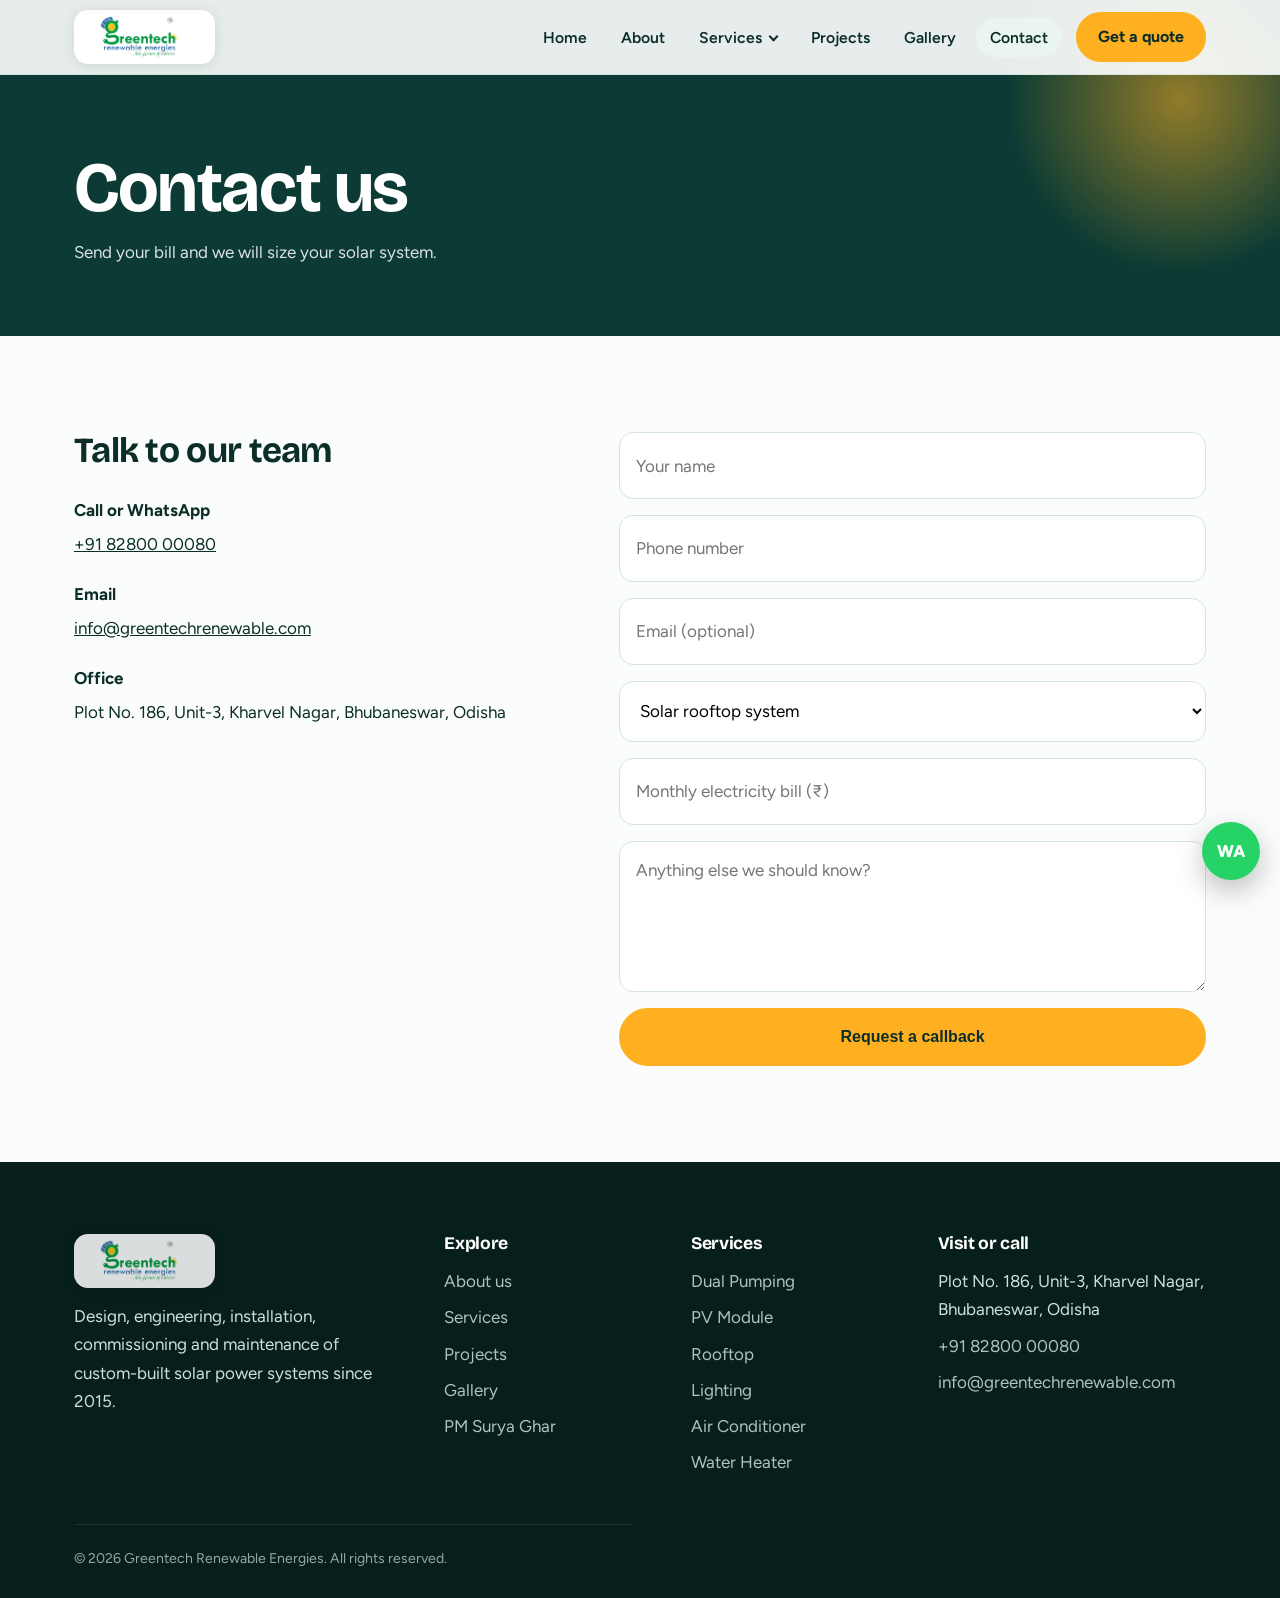
<file: contact.html>
<!doctype html><html lang="en"><head><meta charset="utf-8"><meta name="viewport" content="width=device-width,initial-scale=1">
<title>Contact Us | Greentech Renewable Energies</title><meta name="description" content="Contact Greentech Renewable Energies in Bhubaneswar for a solar quote.">
<link rel="preconnect" href="https://fonts.googleapis.com"><link rel="preconnect" href="https://fonts.gstatic.com" crossorigin>
<link href="https://fonts.googleapis.com/css2?family=Bricolage+Grotesque:opsz,wght@12..96,500;12..96,700&family=Figtree:wght@400;500;600;700;800&display=swap" rel="stylesheet">
<link rel="icon" href="images/logo.png"><link rel="stylesheet" href="assets/style.css"></head><body class="inner"><header><div class="wrap bar"><a class="logo" href="index.html"><img src="images/logo.png" alt="Greentech Renewable Energies, the gleam of nature" width="150" height="55"></a>
<button class="burger" aria-label="Menu" aria-expanded="false"><span></span><span></span></button>
<nav><ul><li><a href="index.html">Home</a></li><li><a href="about.html">About</a></li><li class="has-sub"><a href="services.html">Services<i class="cv"></i></a><div class="mega"><div class="wrap"><h3>Our solar solutions</h3><div class="mg"><a href="service-pumping.html"><img src="images/pumping.jpg" alt="" width="52" height="52" loading="lazy"><span>Solar Dual Pumping System<small>Water for farms and villages</small></span></a><a href="service-pv.html"><img src="images/pv.jpg" alt="" width="52" height="52" loading="lazy"><span>Solar PV Module<small>High-efficiency panels</small></span></a><a href="service-rooftop.html"><img src="images/rooftop.jpg" alt="" width="52" height="52" loading="lazy"><span>Solar Rooftop System<small>Cut your electricity bill</small></span></a><a href="service-lighting.html"><img src="images/lighting.jpg" alt="" width="52" height="52" loading="lazy"><span>Solar Lighting System<small>Street, garden and home lights</small></span></a><a href="service-ac.html"><img src="images/ac.jpg" alt="" width="52" height="52" loading="lazy"><span>Solar Air Conditioner<small>Cooling powered by the sun</small></span></a><a href="service-heater.html"><img src="images/heater.jpg" alt="" width="52" height="52" loading="lazy"><span>Solar Water Heater<small>Hot water, all year round</small></span></a></div><a class="all" href="services.html">View all services →</a></div></div></li><li><a href="projects.html">Projects</a></li><li><a href="gallery.html">Gallery</a></li><li><a href="contact.html" class=on>Contact</a></li><li><a class="btn" href="https://wa.me/918280000080?text=Hello%20I%20want%20to%20know%20about%20solar%20services">Get a quote</a></li></ul></nav></div></header><section class="pagehead"><div class="wrap"><h1>Contact us</h1><p>Send your bill and we will size your solar system.</p></div></section><section class="sec"><div class="wrap cgrid"><div class="cinfo"><h2 style="font-size:2.2rem;margin-bottom:26px">Talk to our team</h2><b>Call or WhatsApp</b><p><a href="tel:+918280000080">+91 82800 00080</a></p><b>Email</b><p><a href="mailto:info@greentechrenewable.com">info@greentechrenewable.com</a></p><b>Office</b><p>Plot No. 186, Unit-3, Kharvel Nagar, Bhubaneswar, Odisha</p><iframe class="map" title="Map" loading="lazy" src="https://www.google.com/maps?q=Kharvel+Nagar+Bhubaneswar&output=embed"></iframe></div>
<form method="post" action="contact.php"><div class="ok">Thanks. We received your request and will call you soon.</div><input name="name" placeholder="Your name" required><input name="phone" type="tel" placeholder="Phone number" required><input name="email" type="email" placeholder="Email (optional)"><select name="service"><option>Solar rooftop system</option><option>Solar Dual Pumping System</option><option>Solar Lighting System</option><option>Solar Air Conditioner</option><option>Solar Water Heater</option></select><input name="bill" placeholder="Monthly electricity bill (₹)"><textarea name="msg" rows="4" placeholder="Anything else we should know?"></textarea><input class="hp" name="website" tabindex="-1" autocomplete="off"><button class="btn" type="submit">Request a callback</button></form></div></section><footer><div class="wrap"><div class="g"><div><a class="logo" href="index.html"><img src="images/logo.png" alt="Greentech Renewable Energies, the gleam of nature" width="150" height="55"></a><p style="margin-top:14px">Design, engineering, installation, commissioning and maintenance of custom-built solar power systems since 2015.</p></div>
<div><h3>Explore</h3><ul><li><a href="about.html">About us</a></li><li><a href="services.html">Services</a></li><li><a href="projects.html">Projects</a></li><li><a href="gallery.html">Gallery</a></li><li><a href="pm-surya-ghar.html">PM Surya Ghar</a></li></ul></div>
<div><h3>Services</h3><ul><li><a href="service-pumping.html">Dual Pumping</a></li><li><a href="service-pv.html">PV Module</a></li><li><a href="service-rooftop.html">Rooftop</a></li><li><a href="service-lighting.html">Lighting</a></li><li><a href="service-ac.html">Air Conditioner</a></li><li><a href="service-heater.html">Water Heater</a></li></ul></div>
<div><h3>Visit or call</h3><ul><li>Plot No. 186, Unit-3, Kharvel Nagar, Bhubaneswar, Odisha</li><li><a href="tel:+918280000080">+91 82800 00080</a></li><li><a href="mailto:info@greentechrenewable.com">info@greentechrenewable.com</a></li></ul></div></div>
<p class="copy">© <span class="yr"></span> Greentech Renewable Energies. All rights reserved.</p></div></footer>
<a class="wa" href="https://wa.me/918280000080?text=Hello%20I%20want%20to%20know%20about%20solar%20services" aria-label="Chat on WhatsApp">WA</a><script src="assets/main.js"></script></body></html>
</file>
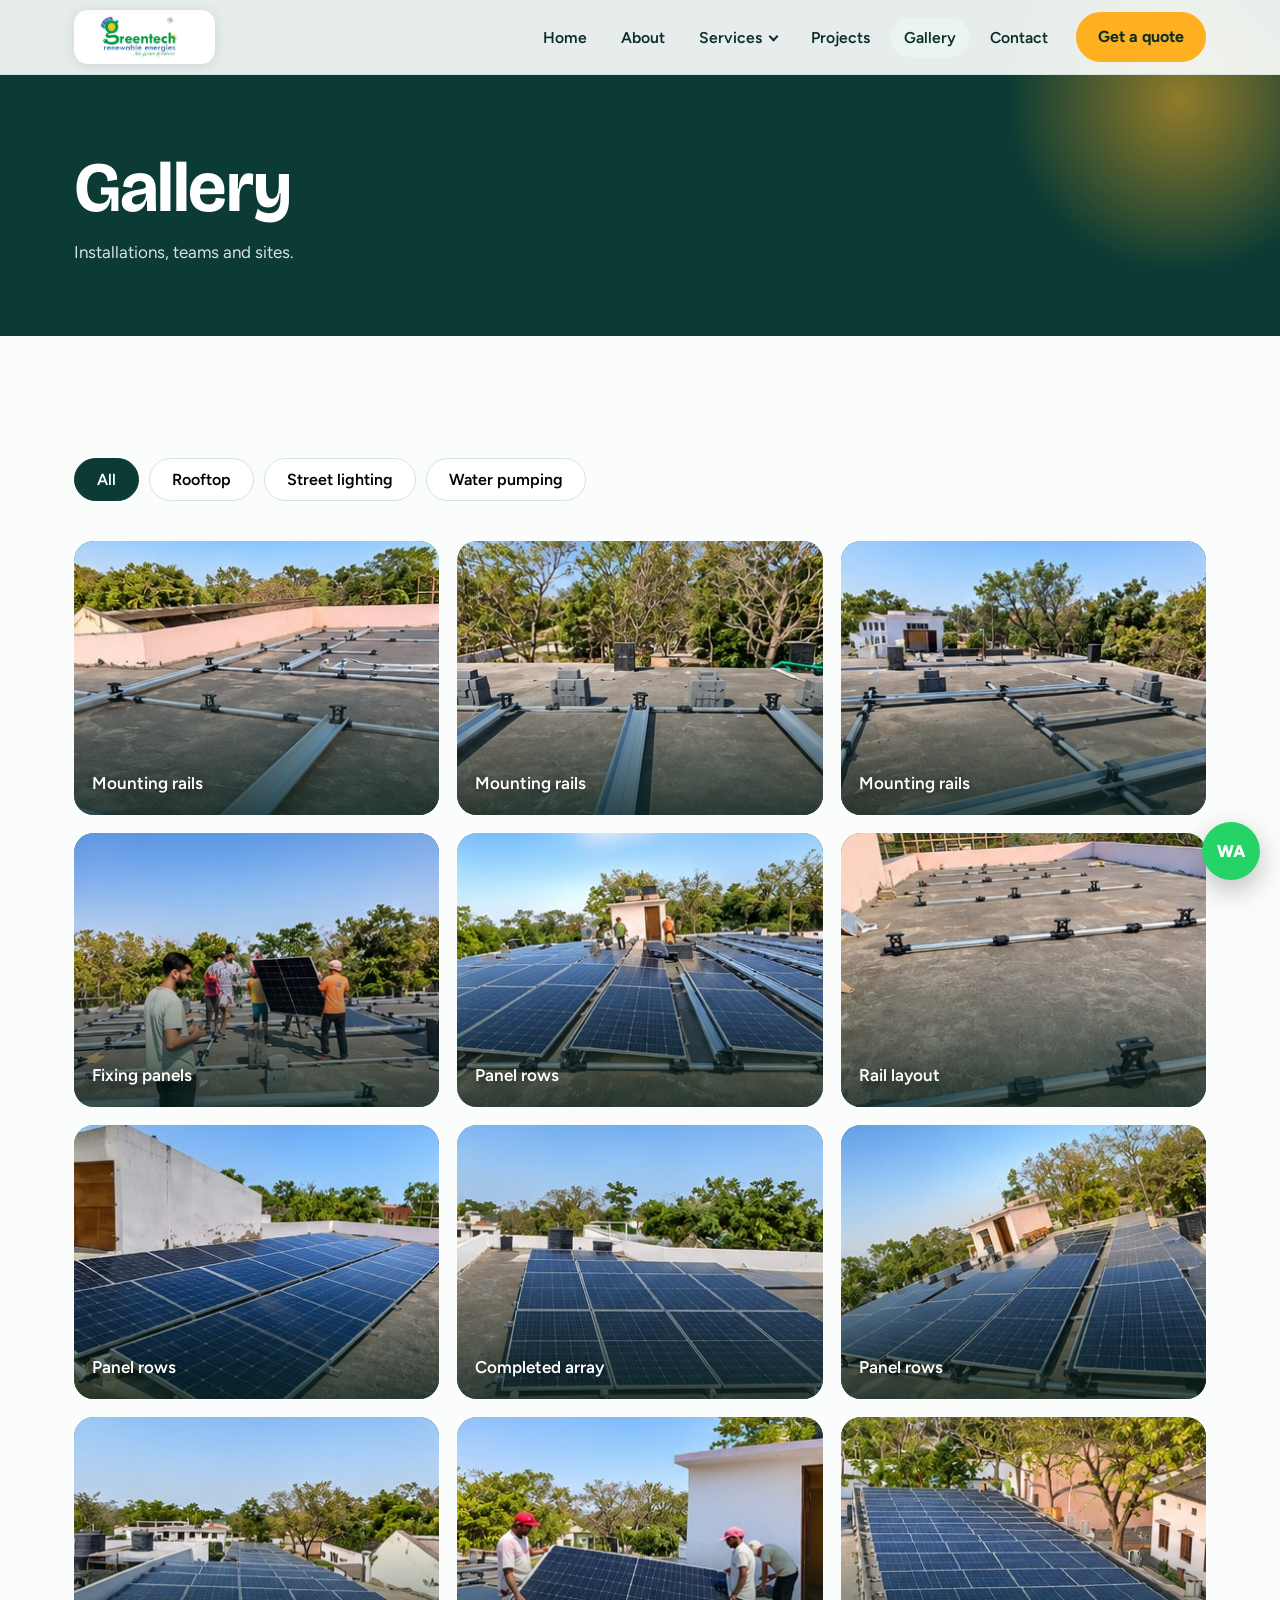
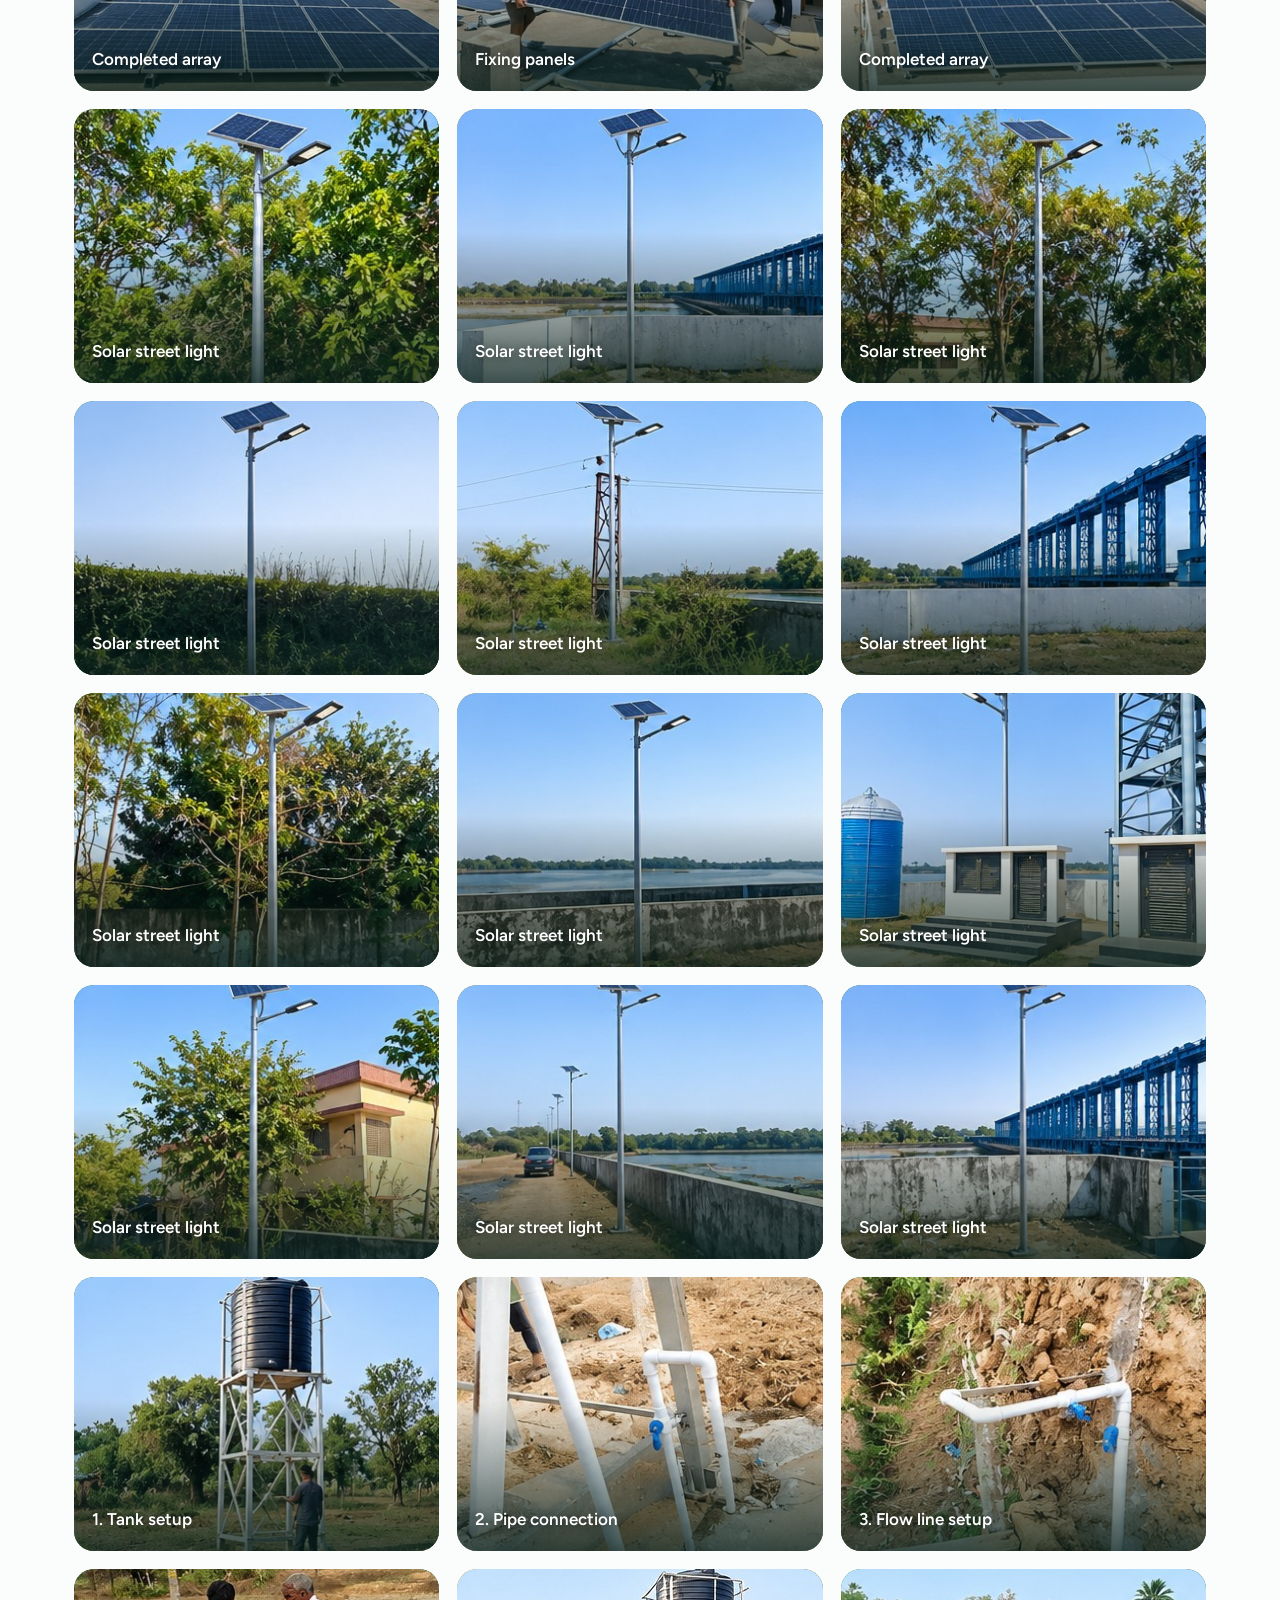
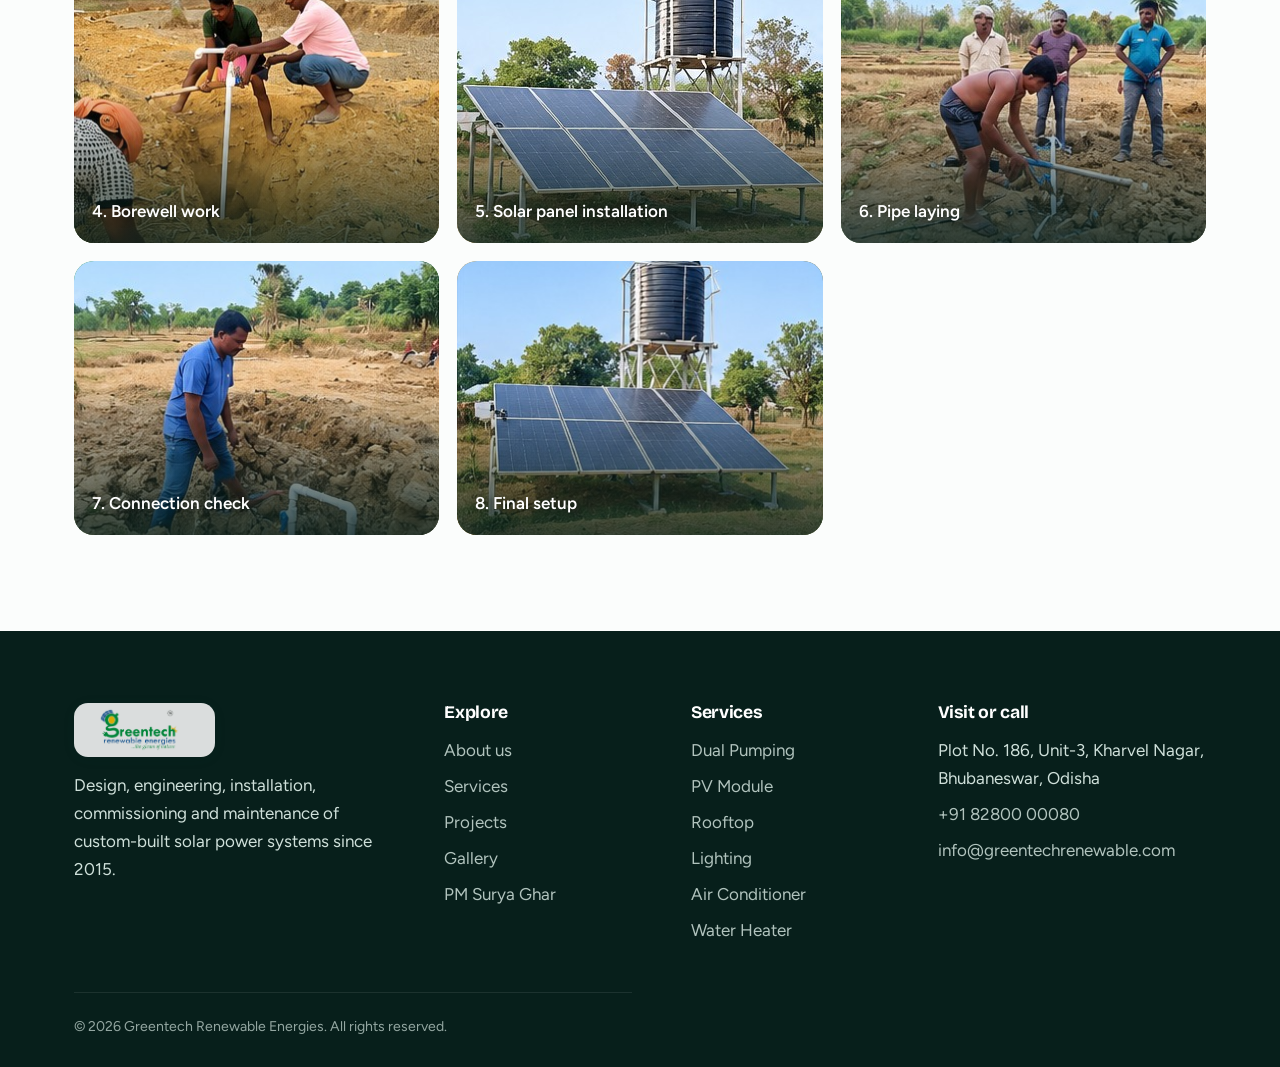
<file: gallery.html>
<!doctype html><html lang="en"><head><meta charset="utf-8"><meta name="viewport" content="width=device-width,initial-scale=1">
<title>Gallery | Greentech Renewable Energies</title><meta name="description" content="Photo gallery of Greentech Renewable Energies solar installations.">
<link rel="preconnect" href="https://fonts.googleapis.com"><link rel="preconnect" href="https://fonts.gstatic.com" crossorigin>
<link href="https://fonts.googleapis.com/css2?family=Bricolage+Grotesque:opsz,wght@12..96,500;12..96,700&family=Figtree:wght@400;500;600;700;800&display=swap" rel="stylesheet">
<link rel="icon" href="images/logo.png"><link rel="stylesheet" href="assets/style.css"></head><body class="inner"><header><div class="wrap bar"><a class="logo" href="index.html"><img src="images/logo.png" alt="Greentech Renewable Energies, the gleam of nature" width="150" height="55"></a>
<button class="burger" aria-label="Menu" aria-expanded="false"><span></span><span></span></button>
<nav><ul><li><a href="index.html">Home</a></li><li><a href="about.html">About</a></li><li class="has-sub"><a href="services.html">Services<i class="cv"></i></a><div class="mega"><div class="wrap"><h3>Our solar solutions</h3><div class="mg"><a href="service-pumping.html"><img src="images/pumping.jpg" alt="" width="52" height="52" loading="lazy"><span>Solar Dual Pumping System<small>Water for farms and villages</small></span></a><a href="service-pv.html"><img src="images/pv.jpg" alt="" width="52" height="52" loading="lazy"><span>Solar PV Module<small>High-efficiency panels</small></span></a><a href="service-rooftop.html"><img src="images/rooftop.jpg" alt="" width="52" height="52" loading="lazy"><span>Solar Rooftop System<small>Cut your electricity bill</small></span></a><a href="service-lighting.html"><img src="images/lighting.jpg" alt="" width="52" height="52" loading="lazy"><span>Solar Lighting System<small>Street, garden and home lights</small></span></a><a href="service-ac.html"><img src="images/ac.jpg" alt="" width="52" height="52" loading="lazy"><span>Solar Air Conditioner<small>Cooling powered by the sun</small></span></a><a href="service-heater.html"><img src="images/heater.jpg" alt="" width="52" height="52" loading="lazy"><span>Solar Water Heater<small>Hot water, all year round</small></span></a></div><a class="all" href="services.html">View all services →</a></div></div></li><li><a href="projects.html">Projects</a></li><li><a href="gallery.html" class=on>Gallery</a></li><li><a href="contact.html">Contact</a></li><li><a class="btn" href="https://wa.me/918280000080?text=Hello%20I%20want%20to%20know%20about%20solar%20services">Get a quote</a></li></ul></nav></div></header><section class="pagehead"><div class="wrap"><h1>Gallery</h1><p>Installations, teams and sites.</p></div></section><section class="sec"><div class="wrap"><div class="chips filt"><button type="button" class="chip on" data-f="all">All</button><button type="button" class="chip" data-f="rooftop">Rooftop</button><button type="button" class="chip" data-f="light">Street lighting</button><button type="button" class="chip" data-f="farm">Water pumping</button></div><div class="tiles"><div class="tile" data-seg="rooftop"><img src="images/rooftop-install-1.jpg" alt="Mounting rails" loading="lazy"><span>Mounting rails</span></div><div class="tile" data-seg="rooftop"><img src="images/rooftop-install-2.jpg" alt="Mounting rails" loading="lazy"><span>Mounting rails</span></div><div class="tile" data-seg="rooftop"><img src="images/rooftop-install-3.jpg" alt="Mounting rails" loading="lazy"><span>Mounting rails</span></div><div class="tile" data-seg="rooftop"><img src="images/rooftop-install-4.jpg" alt="Fixing panels" loading="lazy"><span>Fixing panels</span></div><div class="tile" data-seg="rooftop"><img src="images/rooftop-install-5.jpg" alt="Panel rows" loading="lazy"><span>Panel rows</span></div><div class="tile" data-seg="rooftop"><img src="images/rooftop-install-6.jpg" alt="Rail layout" loading="lazy"><span>Rail layout</span></div><div class="tile" data-seg="rooftop"><img src="images/rooftop-install-7.jpg" alt="Panel rows" loading="lazy"><span>Panel rows</span></div><div class="tile" data-seg="rooftop"><img src="images/rooftop-install-8.jpg" alt="Completed array" loading="lazy"><span>Completed array</span></div><div class="tile" data-seg="rooftop"><img src="images/rooftop-install-9.jpg" alt="Panel rows" loading="lazy"><span>Panel rows</span></div><div class="tile" data-seg="rooftop"><img src="images/rooftop-install-10.jpg" alt="Completed array" loading="lazy"><span>Completed array</span></div><div class="tile" data-seg="rooftop"><img src="images/rooftop-install-11.jpg" alt="Fixing panels" loading="lazy"><span>Fixing panels</span></div><div class="tile" data-seg="rooftop"><img src="images/rooftop-install-12.jpg" alt="Completed array" loading="lazy"><span>Completed array</span></div><div class="tile" data-seg="light"><img src="images/street-1.jpg" alt="Solar street light" loading="lazy"><span>Solar street light</span></div><div class="tile" data-seg="light"><img src="images/street-2.jpg" alt="Solar street light" loading="lazy"><span>Solar street light</span></div><div class="tile" data-seg="light"><img src="images/street-3.jpg" alt="Solar street light" loading="lazy"><span>Solar street light</span></div><div class="tile" data-seg="light"><img src="images/street-4.jpg" alt="Solar street light" loading="lazy"><span>Solar street light</span></div><div class="tile" data-seg="light"><img src="images/street-5.jpg" alt="Solar street light" loading="lazy"><span>Solar street light</span></div><div class="tile" data-seg="light"><img src="images/street-6.jpg" alt="Solar street light" loading="lazy"><span>Solar street light</span></div><div class="tile" data-seg="light"><img src="images/street-7.jpg" alt="Solar street light" loading="lazy"><span>Solar street light</span></div><div class="tile" data-seg="light"><img src="images/street-8.jpg" alt="Solar street light" loading="lazy"><span>Solar street light</span></div><div class="tile" data-seg="light"><img src="images/street-9.jpg" alt="Solar street light" loading="lazy"><span>Solar street light</span></div><div class="tile" data-seg="light"><img src="images/street-10.jpg" alt="Solar street light" loading="lazy"><span>Solar street light</span></div><div class="tile" data-seg="light"><img src="images/street-11.jpg" alt="Solar street light" loading="lazy"><span>Solar street light</span></div><div class="tile" data-seg="light"><img src="images/street-12.jpg" alt="Solar street light" loading="lazy"><span>Solar street light</span></div><div class="tile" data-seg="farm"><img src="images/pump-step-1.jpg" alt="1. Tank setup" loading="lazy"><span>1. Tank setup</span></div><div class="tile" data-seg="farm"><img src="images/pump-step-2.jpg" alt="2. Pipe connection" loading="lazy"><span>2. Pipe connection</span></div><div class="tile" data-seg="farm"><img src="images/pump-step-3.jpg" alt="3. Flow line setup" loading="lazy"><span>3. Flow line setup</span></div><div class="tile" data-seg="farm"><img src="images/pump-step-4.jpg" alt="4. Borewell work" loading="lazy"><span>4. Borewell work</span></div><div class="tile" data-seg="farm"><img src="images/pump-step-5.jpg" alt="5. Solar panel installation" loading="lazy"><span>5. Solar panel installation</span></div><div class="tile" data-seg="farm"><img src="images/pump-step-6.jpg" alt="6. Pipe laying" loading="lazy"><span>6. Pipe laying</span></div><div class="tile" data-seg="farm"><img src="images/pump-step-7.jpg" alt="7. Connection check" loading="lazy"><span>7. Connection check</span></div><div class="tile" data-seg="farm"><img src="images/pump-step-8.jpg" alt="8. Final setup" loading="lazy"><span>8. Final setup</span></div></div></div></section><footer><div class="wrap"><div class="g"><div><a class="logo" href="index.html"><img src="images/logo.png" alt="Greentech Renewable Energies, the gleam of nature" width="150" height="55"></a><p style="margin-top:14px">Design, engineering, installation, commissioning and maintenance of custom-built solar power systems since 2015.</p></div>
<div><h3>Explore</h3><ul><li><a href="about.html">About us</a></li><li><a href="services.html">Services</a></li><li><a href="projects.html">Projects</a></li><li><a href="gallery.html">Gallery</a></li><li><a href="pm-surya-ghar.html">PM Surya Ghar</a></li></ul></div>
<div><h3>Services</h3><ul><li><a href="service-pumping.html">Dual Pumping</a></li><li><a href="service-pv.html">PV Module</a></li><li><a href="service-rooftop.html">Rooftop</a></li><li><a href="service-lighting.html">Lighting</a></li><li><a href="service-ac.html">Air Conditioner</a></li><li><a href="service-heater.html">Water Heater</a></li></ul></div>
<div><h3>Visit or call</h3><ul><li>Plot No. 186, Unit-3, Kharvel Nagar, Bhubaneswar, Odisha</li><li><a href="tel:+918280000080">+91 82800 00080</a></li><li><a href="mailto:info@greentechrenewable.com">info@greentechrenewable.com</a></li></ul></div></div>
<p class="copy">© <span class="yr"></span> Greentech Renewable Energies. All rights reserved.</p></div></footer>
<a class="wa" href="https://wa.me/918280000080?text=Hello%20I%20want%20to%20know%20about%20solar%20services" aria-label="Chat on WhatsApp">WA</a><script src="assets/main.js"></script></body></html>
</file>
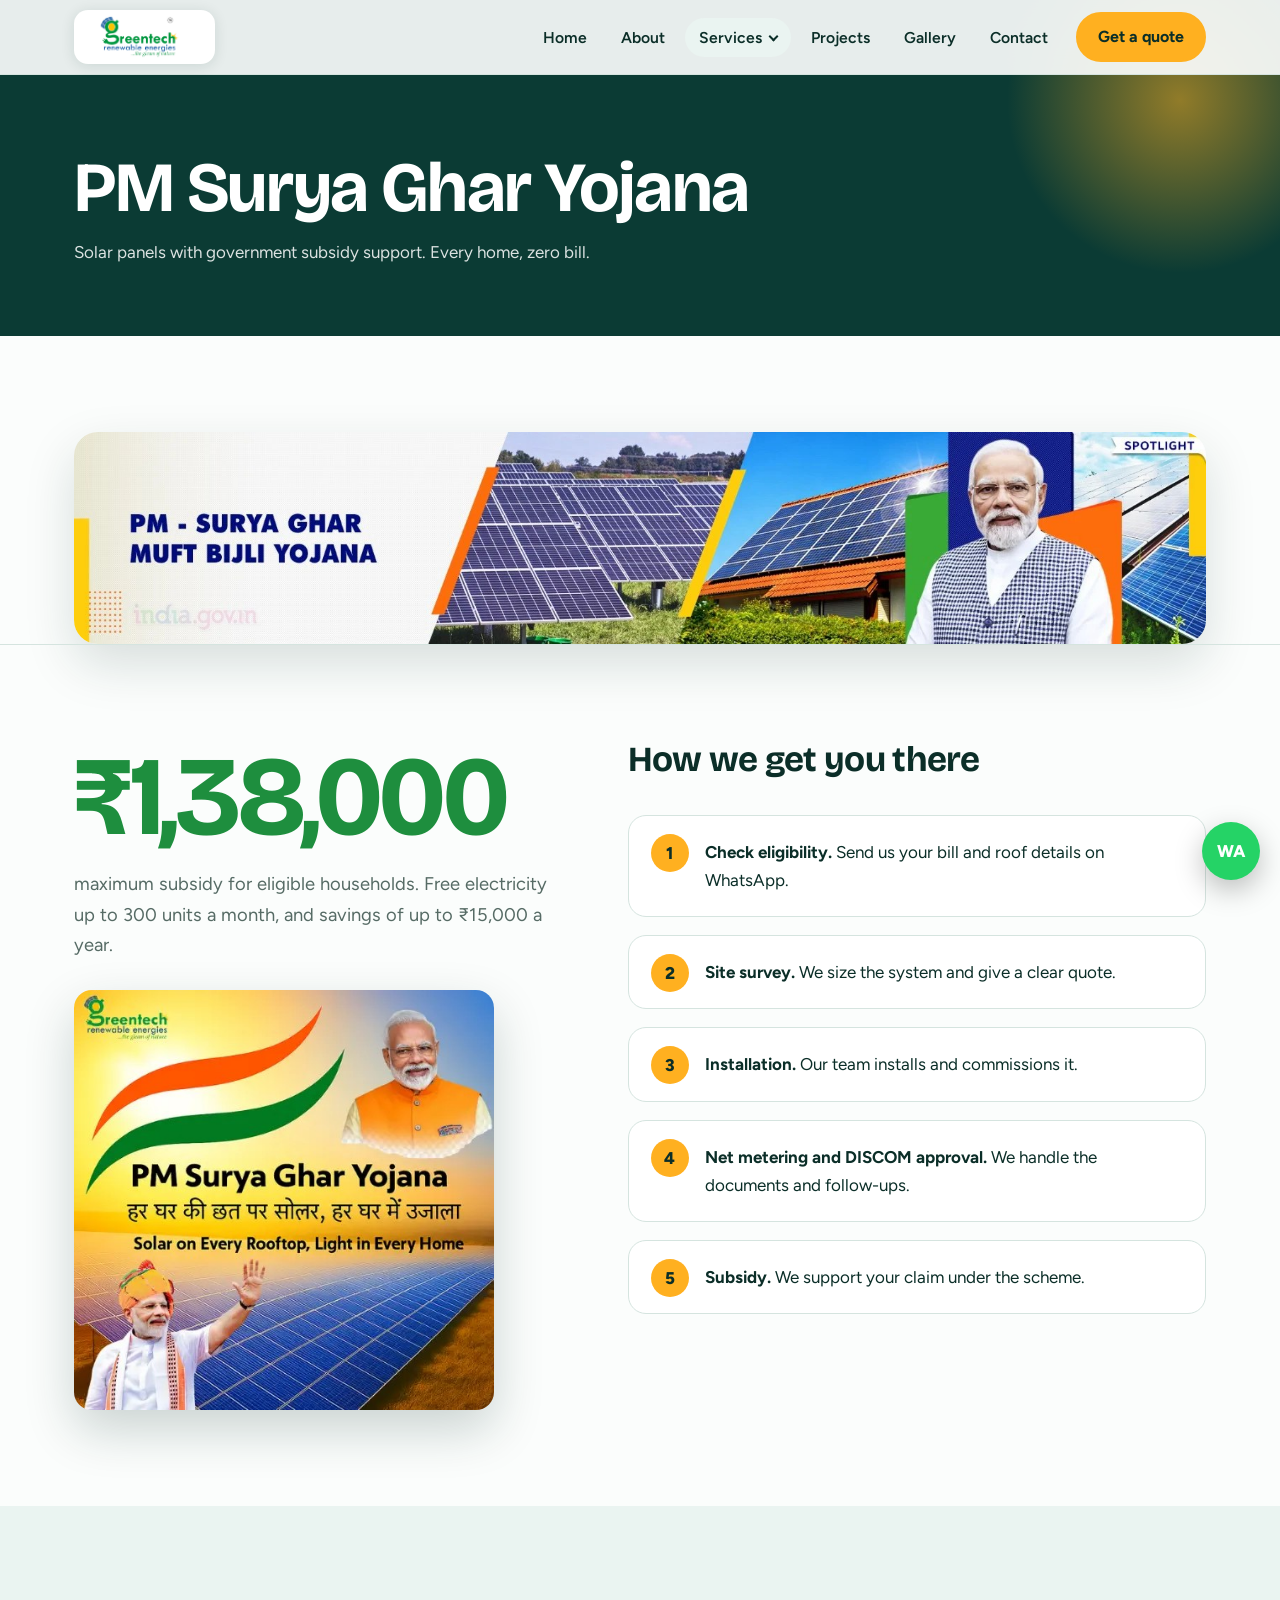
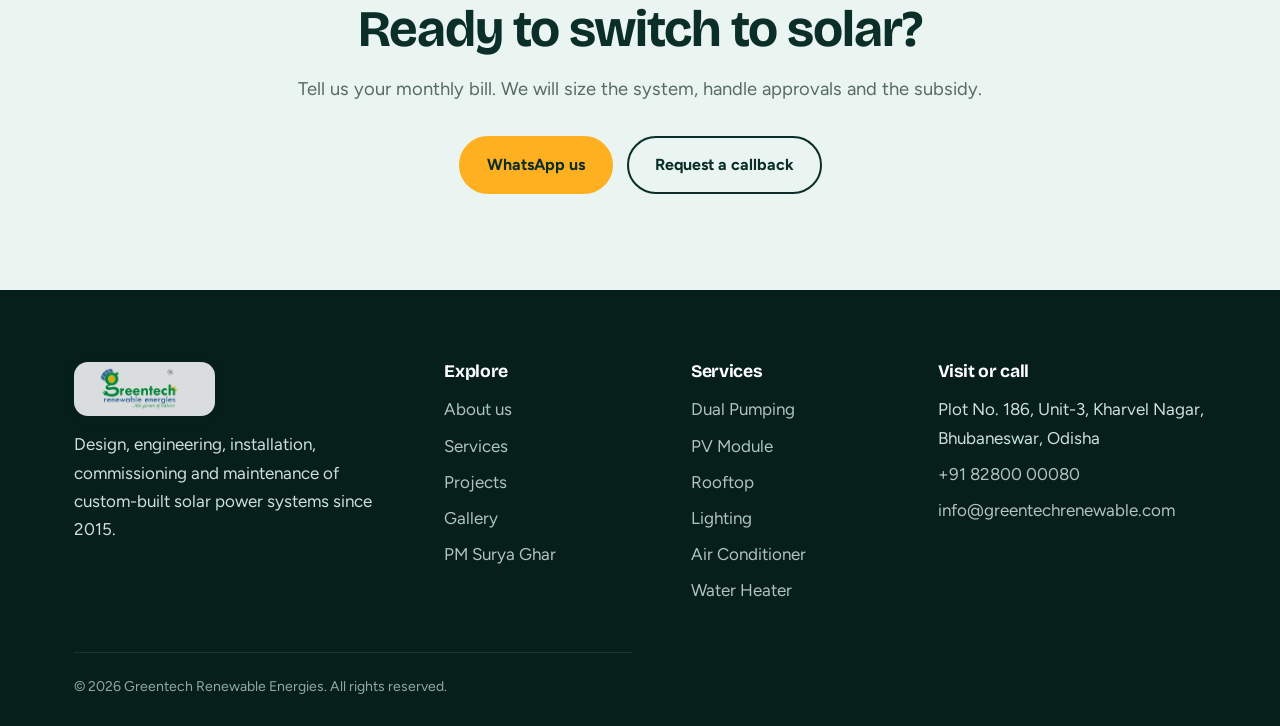
<file: pm-surya-ghar.html>
<!doctype html><html lang="en"><head><meta charset="utf-8"><meta name="viewport" content="width=device-width,initial-scale=1">
<title>PM Surya Ghar Subsidy | Greentech Renewable Energies</title><meta name="description" content="Get solar with PM Surya Ghar Yojana subsidy support in Odisha from Greentech Renewable Energies.">
<link rel="preconnect" href="https://fonts.googleapis.com"><link rel="preconnect" href="https://fonts.gstatic.com" crossorigin>
<link href="https://fonts.googleapis.com/css2?family=Bricolage+Grotesque:opsz,wght@12..96,500;12..96,700&family=Figtree:wght@400;500;600;700;800&display=swap" rel="stylesheet">
<link rel="icon" href="images/logo.png"><link rel="stylesheet" href="assets/style.css"></head><body class="inner"><header><div class="wrap bar"><a class="logo" href="index.html"><img src="images/logo.png" alt="Greentech Renewable Energies, the gleam of nature" width="150" height="55"></a>
<button class="burger" aria-label="Menu" aria-expanded="false"><span></span><span></span></button>
<nav><ul><li><a href="index.html">Home</a></li><li><a href="about.html">About</a></li><li class="has-sub"><a href="services.html" class=on>Services<i class="cv"></i></a><div class="mega"><div class="wrap"><h3>Our solar solutions</h3><div class="mg"><a href="service-pumping.html"><img src="images/pumping.jpg" alt="" width="52" height="52" loading="lazy"><span>Solar Dual Pumping System<small>Water for farms and villages</small></span></a><a href="service-pv.html"><img src="images/pv.jpg" alt="" width="52" height="52" loading="lazy"><span>Solar PV Module<small>High-efficiency panels</small></span></a><a href="service-rooftop.html"><img src="images/rooftop.jpg" alt="" width="52" height="52" loading="lazy"><span>Solar Rooftop System<small>Cut your electricity bill</small></span></a><a href="service-lighting.html"><img src="images/lighting.jpg" alt="" width="52" height="52" loading="lazy"><span>Solar Lighting System<small>Street, garden and home lights</small></span></a><a href="service-ac.html"><img src="images/ac.jpg" alt="" width="52" height="52" loading="lazy"><span>Solar Air Conditioner<small>Cooling powered by the sun</small></span></a><a href="service-heater.html"><img src="images/heater.jpg" alt="" width="52" height="52" loading="lazy"><span>Solar Water Heater<small>Hot water, all year round</small></span></a></div><a class="all" href="services.html">View all services →</a></div></div></li><li><a href="projects.html">Projects</a></li><li><a href="gallery.html">Gallery</a></li><li><a href="contact.html">Contact</a></li><li><a class="btn" href="https://wa.me/918280000080?text=Hello%20I%20want%20to%20know%20about%20solar%20services">Get a quote</a></li></ul></nav></div></header><section class="pagehead"><div class="wrap"><h1>PM Surya Ghar Yojana</h1><p>Solar panels with government subsidy support. Every home, zero bill.</p></div></section><section class="sec" style="padding-bottom:0"><div class="wrap"><img class="banner" src="images/pm-surya-ghar-banner.jpg" alt="PM Surya Ghar Muft Bijli Yojana" width="1600" height="300"></div></section><section class="sec"><div class="wrap split"><div><div class="big" style="color:var(--leaf)">₹1,38,000</div><p class="lead">maximum subsidy for eligible households. Free electricity up to 300 units a month, and savings of up to ₹15,000 a year.</p><img class="poster" src="images/pm-surya-ghar-poster.jpg" alt="PM Surya Ghar Yojana: Solar on every rooftop, light in every home" width="500" height="500" loading="lazy"></div><div><h2 style="font-size:2.2rem">How we get you there</h2><ol class="steps"><li><b>Check eligibility.</b> Send us your bill and roof details on WhatsApp.</li><li><b>Site survey.</b> We size the system and give a clear quote.</li><li><b>Installation.</b> Our team installs and commissions it.</li><li><b>Net metering and DISCOM approval.</b> We handle the documents and follow-ups.</li><li><b>Subsidy.</b> We support your claim under the scheme.</li></ol></div></div></section><section class="sec alt"><div class="wrap" style="text-align:center"><h2>Ready to switch to solar?</h2><p class="lead" style="margin:16px auto 30px">Tell us your monthly bill. We will size the system, handle approvals and the subsidy.</p><div class="cta" style="justify-content:center"><a class="btn" href="https://wa.me/918280000080?text=Hello%20I%20want%20to%20know%20about%20solar%20services">WhatsApp us</a><a class="btn ghost" href="contact.html">Request a callback</a></div></div></section><footer><div class="wrap"><div class="g"><div><a class="logo" href="index.html"><img src="images/logo.png" alt="Greentech Renewable Energies, the gleam of nature" width="150" height="55"></a><p style="margin-top:14px">Design, engineering, installation, commissioning and maintenance of custom-built solar power systems since 2015.</p></div>
<div><h3>Explore</h3><ul><li><a href="about.html">About us</a></li><li><a href="services.html">Services</a></li><li><a href="projects.html">Projects</a></li><li><a href="gallery.html">Gallery</a></li><li><a href="pm-surya-ghar.html">PM Surya Ghar</a></li></ul></div>
<div><h3>Services</h3><ul><li><a href="service-pumping.html">Dual Pumping</a></li><li><a href="service-pv.html">PV Module</a></li><li><a href="service-rooftop.html">Rooftop</a></li><li><a href="service-lighting.html">Lighting</a></li><li><a href="service-ac.html">Air Conditioner</a></li><li><a href="service-heater.html">Water Heater</a></li></ul></div>
<div><h3>Visit or call</h3><ul><li>Plot No. 186, Unit-3, Kharvel Nagar, Bhubaneswar, Odisha</li><li><a href="tel:+918280000080">+91 82800 00080</a></li><li><a href="mailto:info@greentechrenewable.com">info@greentechrenewable.com</a></li></ul></div></div>
<p class="copy">© <span class="yr"></span> Greentech Renewable Energies. All rights reserved.</p></div></footer>
<a class="wa" href="https://wa.me/918280000080?text=Hello%20I%20want%20to%20know%20about%20solar%20services" aria-label="Chat on WhatsApp">WA</a><script src="assets/main.js"></script></body></html>
</file>
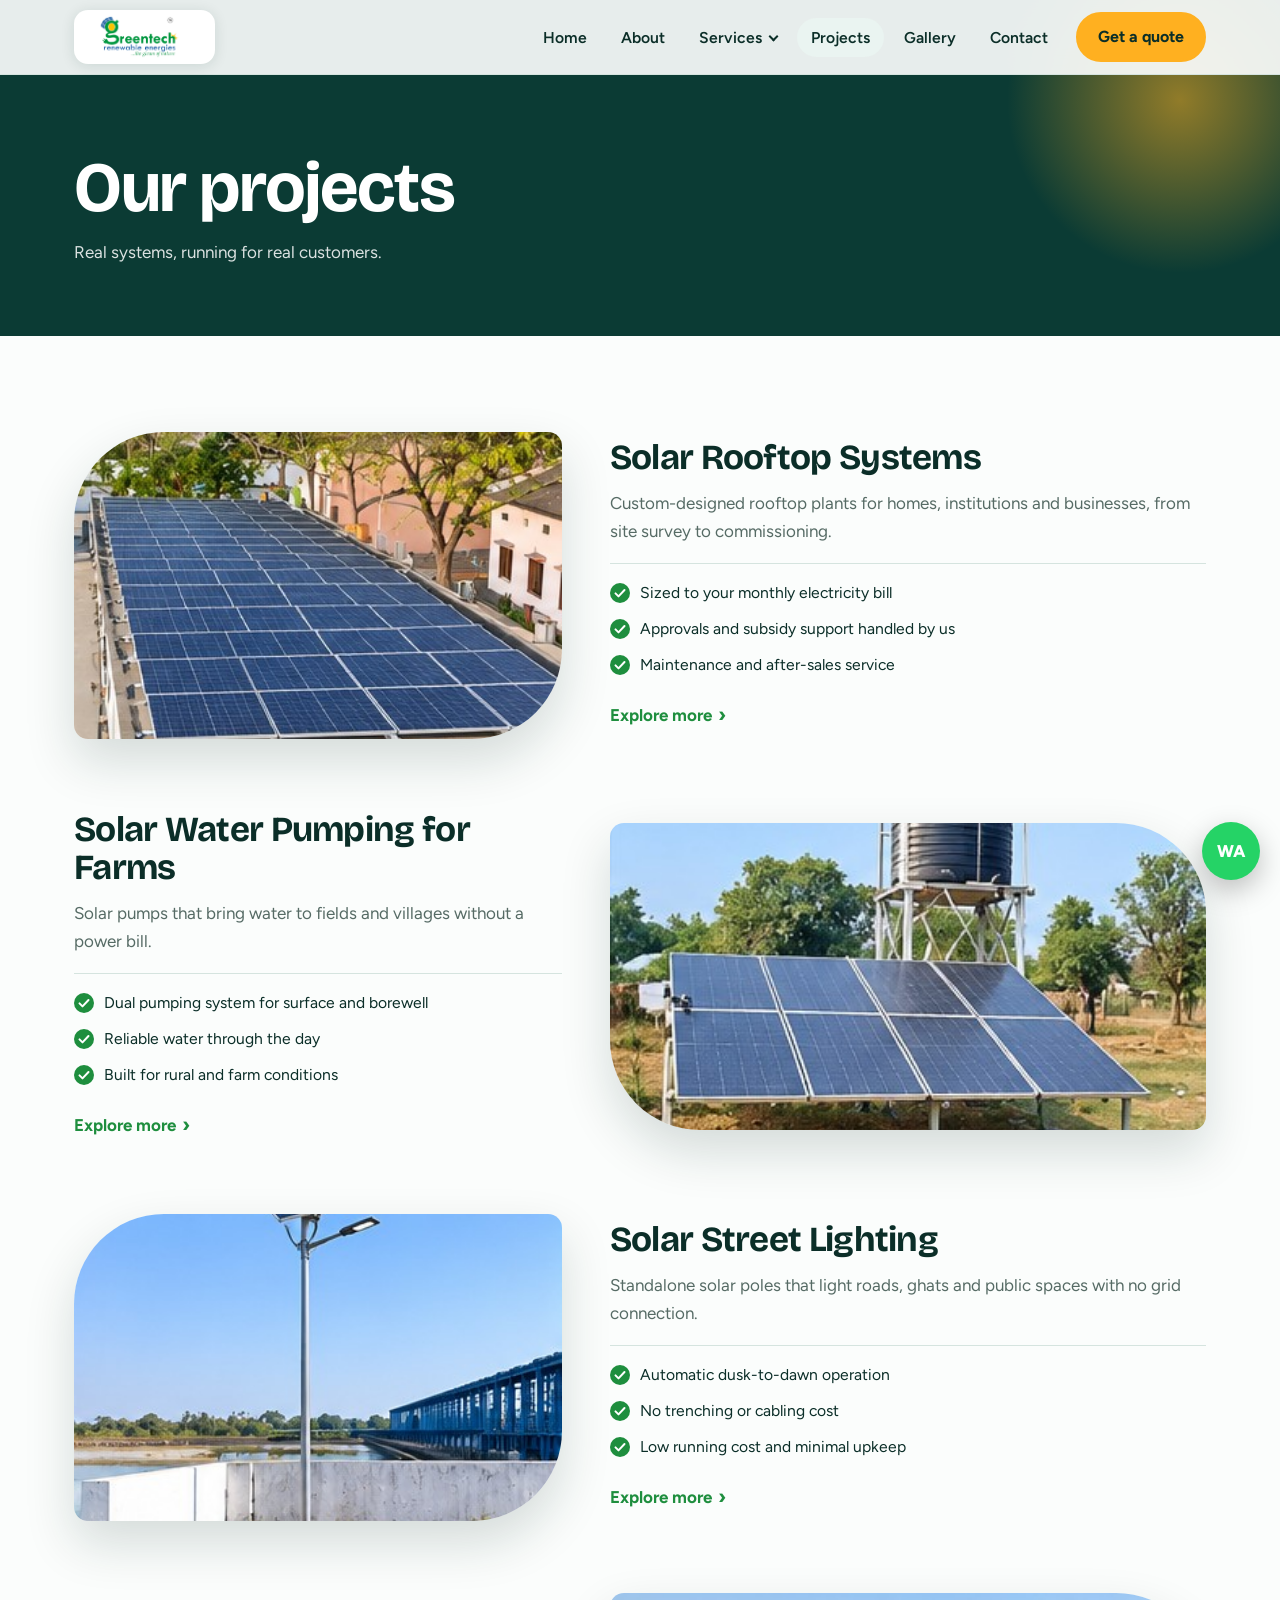
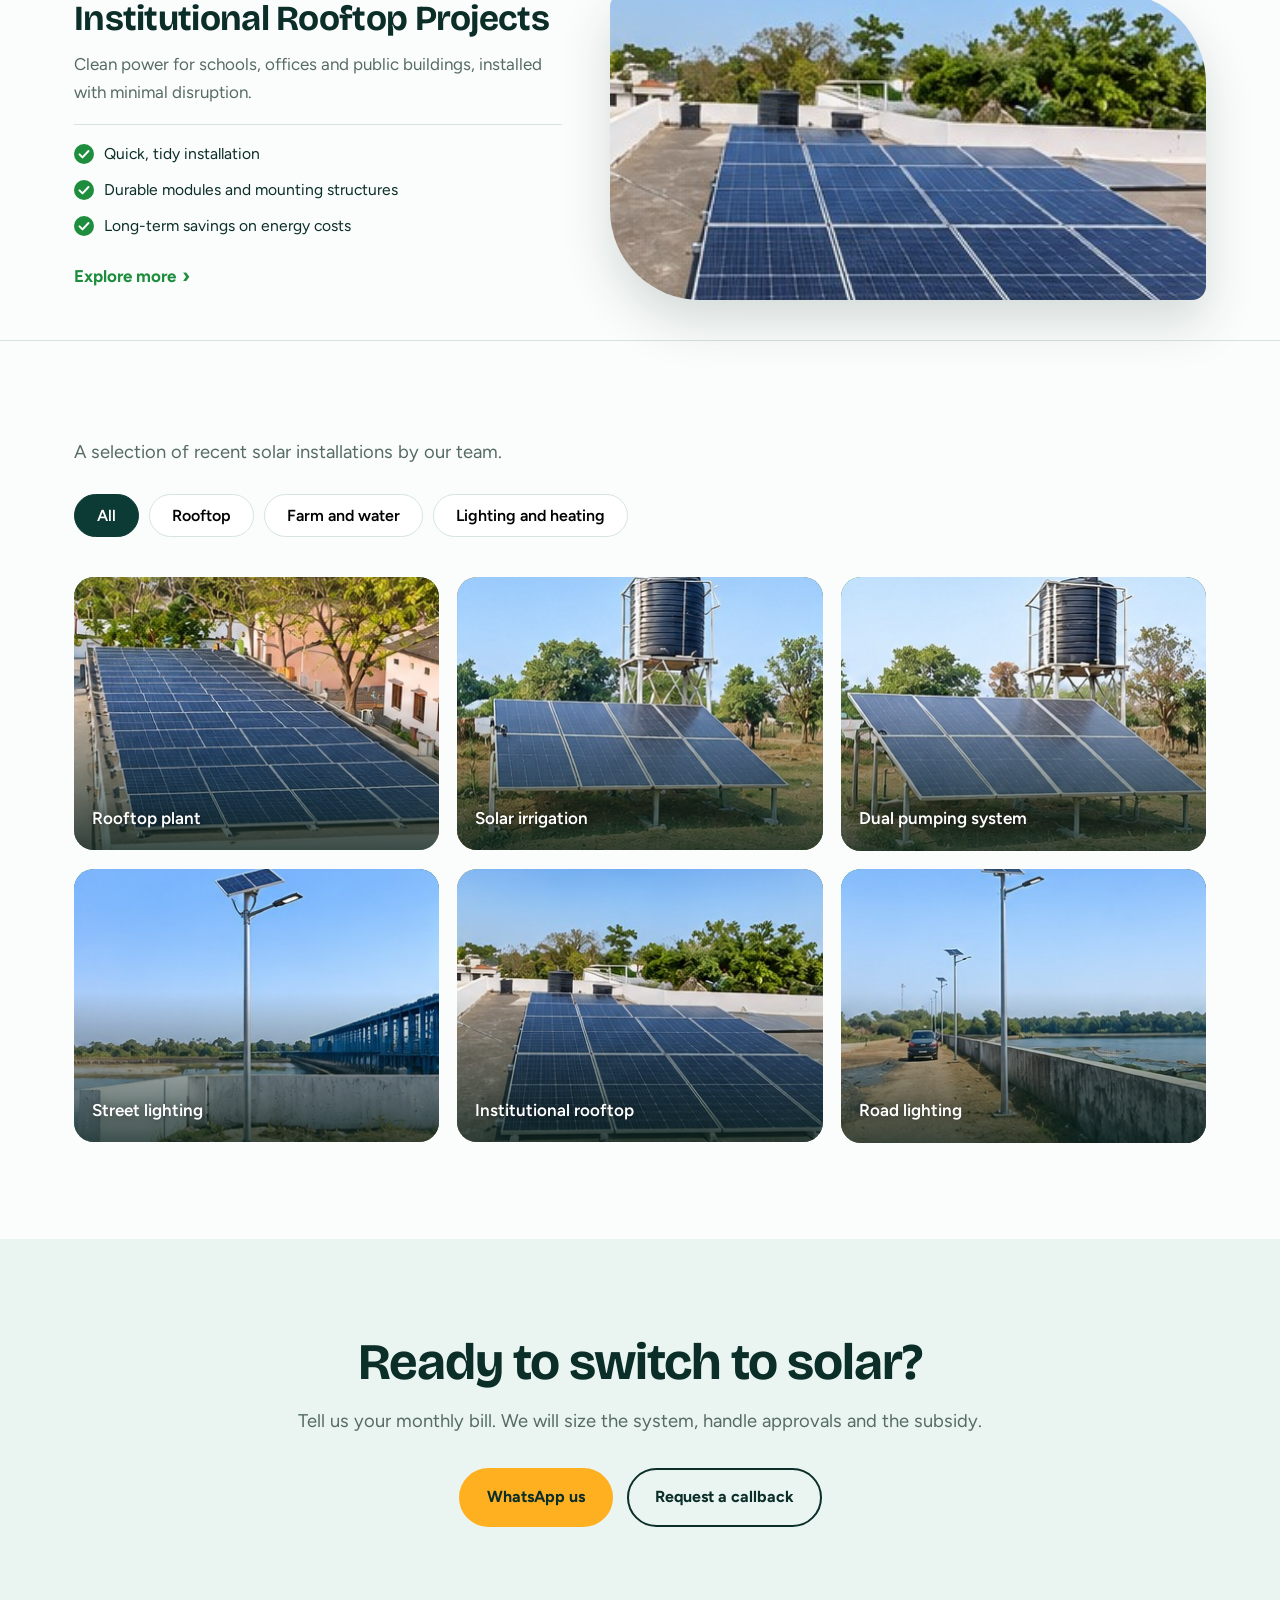
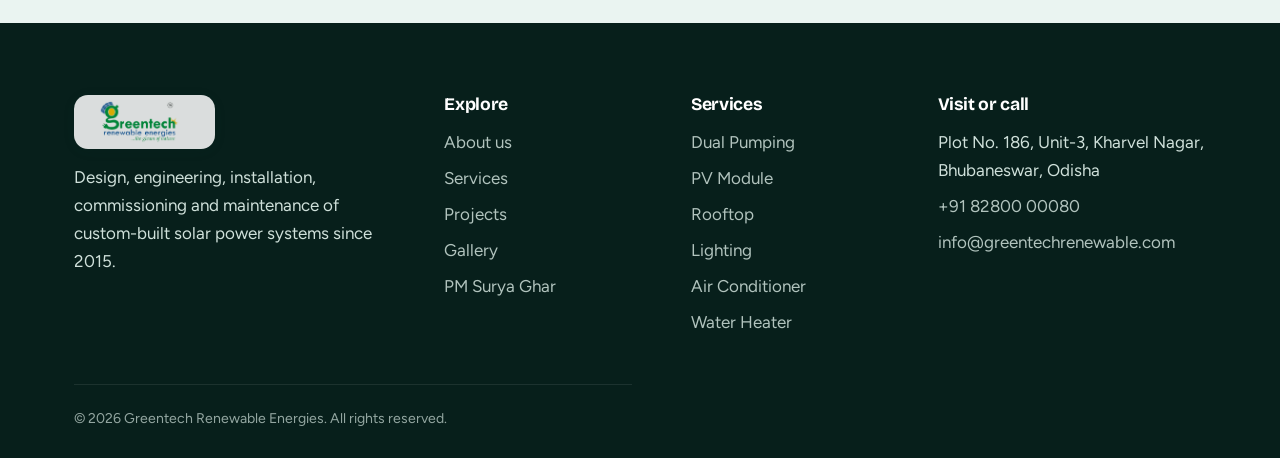
<file: projects.html>
<!doctype html><html lang="en"><head><meta charset="utf-8"><meta name="viewport" content="width=device-width,initial-scale=1">
<title>Our Projects | Greentech Renewable Energies</title><meta name="description" content="Solar projects completed by Greentech Renewable Energies across Odisha.">
<link rel="preconnect" href="https://fonts.googleapis.com"><link rel="preconnect" href="https://fonts.gstatic.com" crossorigin>
<link href="https://fonts.googleapis.com/css2?family=Bricolage+Grotesque:opsz,wght@12..96,500;12..96,700&family=Figtree:wght@400;500;600;700;800&display=swap" rel="stylesheet">
<link rel="icon" href="images/logo.png"><link rel="stylesheet" href="assets/style.css"></head><body class="inner"><header><div class="wrap bar"><a class="logo" href="index.html"><img src="images/logo.png" alt="Greentech Renewable Energies, the gleam of nature" width="150" height="55"></a>
<button class="burger" aria-label="Menu" aria-expanded="false"><span></span><span></span></button>
<nav><ul><li><a href="index.html">Home</a></li><li><a href="about.html">About</a></li><li class="has-sub"><a href="services.html">Services<i class="cv"></i></a><div class="mega"><div class="wrap"><h3>Our solar solutions</h3><div class="mg"><a href="service-pumping.html"><img src="images/pumping.jpg" alt="" width="52" height="52" loading="lazy"><span>Solar Dual Pumping System<small>Water for farms and villages</small></span></a><a href="service-pv.html"><img src="images/pv.jpg" alt="" width="52" height="52" loading="lazy"><span>Solar PV Module<small>High-efficiency panels</small></span></a><a href="service-rooftop.html"><img src="images/rooftop.jpg" alt="" width="52" height="52" loading="lazy"><span>Solar Rooftop System<small>Cut your electricity bill</small></span></a><a href="service-lighting.html"><img src="images/lighting.jpg" alt="" width="52" height="52" loading="lazy"><span>Solar Lighting System<small>Street, garden and home lights</small></span></a><a href="service-ac.html"><img src="images/ac.jpg" alt="" width="52" height="52" loading="lazy"><span>Solar Air Conditioner<small>Cooling powered by the sun</small></span></a><a href="service-heater.html"><img src="images/heater.jpg" alt="" width="52" height="52" loading="lazy"><span>Solar Water Heater<small>Hot water, all year round</small></span></a></div><a class="all" href="services.html">View all services →</a></div></div></li><li><a href="projects.html" class=on>Projects</a></li><li><a href="gallery.html">Gallery</a></li><li><a href="contact.html">Contact</a></li><li><a class="btn" href="https://wa.me/918280000080?text=Hello%20I%20want%20to%20know%20about%20solar%20services">Get a quote</a></li></ul></nav></div></header><section class="pagehead"><div class="wrap"><h1>Our projects</h1><p>Real systems, running for real customers.</p></div></section><section class="sec prj-feature"><div class="wrap"><div class="pf-list"><article class="pf rv"><figure><img src="images/project-1.jpg" alt="Rooftop solar plant" width="360" height="307" loading="eager"></figure><div class="pf-t"><h2>Solar Rooftop Systems</h2><p>Custom-designed rooftop plants for homes, institutions and businesses, from site survey to commissioning.</p><hr><ul><li><svg viewBox="0 0 20 20" aria-hidden="true"><circle cx="10" cy="10" r="10" fill="#1E8E3E"/><path d="M5.5 10.4l3 3 6-6.4" fill="none" stroke="#fff" stroke-width="2" stroke-linecap="round" stroke-linejoin="round"/></svg>Sized to your monthly electricity bill</li><li><svg viewBox="0 0 20 20" aria-hidden="true"><circle cx="10" cy="10" r="10" fill="#1E8E3E"/><path d="M5.5 10.4l3 3 6-6.4" fill="none" stroke="#fff" stroke-width="2" stroke-linecap="round" stroke-linejoin="round"/></svg>Approvals and subsidy support handled by us</li><li><svg viewBox="0 0 20 20" aria-hidden="true"><circle cx="10" cy="10" r="10" fill="#1E8E3E"/><path d="M5.5 10.4l3 3 6-6.4" fill="none" stroke="#fff" stroke-width="2" stroke-linecap="round" stroke-linejoin="round"/></svg>Maintenance and after-sales service</li></ul><a class="pf-more" href="service-rooftop.html">Explore more <i aria-hidden="true">›</i></a></div></article><article class="pf rv rev"><figure><img src="images/project-2.jpg" alt="Solar irrigation with water tank" width="360" height="307" loading="lazy"></figure><div class="pf-t"><h2>Solar Water Pumping for Farms</h2><p>Solar pumps that bring water to fields and villages without a power bill.</p><hr><ul><li><svg viewBox="0 0 20 20" aria-hidden="true"><circle cx="10" cy="10" r="10" fill="#1E8E3E"/><path d="M5.5 10.4l3 3 6-6.4" fill="none" stroke="#fff" stroke-width="2" stroke-linecap="round" stroke-linejoin="round"/></svg>Dual pumping system for surface and borewell</li><li><svg viewBox="0 0 20 20" aria-hidden="true"><circle cx="10" cy="10" r="10" fill="#1E8E3E"/><path d="M5.5 10.4l3 3 6-6.4" fill="none" stroke="#fff" stroke-width="2" stroke-linecap="round" stroke-linejoin="round"/></svg>Reliable water through the day</li><li><svg viewBox="0 0 20 20" aria-hidden="true"><circle cx="10" cy="10" r="10" fill="#1E8E3E"/><path d="M5.5 10.4l3 3 6-6.4" fill="none" stroke="#fff" stroke-width="2" stroke-linecap="round" stroke-linejoin="round"/></svg>Built for rural and farm conditions</li></ul><a class="pf-more" href="service-pumping.html">Explore more <i aria-hidden="true">›</i></a></div></article><article class="pf rv"><figure><img src="images/project-4.jpg" alt="Solar street light by the water" width="360" height="307" loading="lazy"></figure><div class="pf-t"><h2>Solar Street Lighting</h2><p>Standalone solar poles that light roads, ghats and public spaces with no grid connection.</p><hr><ul><li><svg viewBox="0 0 20 20" aria-hidden="true"><circle cx="10" cy="10" r="10" fill="#1E8E3E"/><path d="M5.5 10.4l3 3 6-6.4" fill="none" stroke="#fff" stroke-width="2" stroke-linecap="round" stroke-linejoin="round"/></svg>Automatic dusk-to-dawn operation</li><li><svg viewBox="0 0 20 20" aria-hidden="true"><circle cx="10" cy="10" r="10" fill="#1E8E3E"/><path d="M5.5 10.4l3 3 6-6.4" fill="none" stroke="#fff" stroke-width="2" stroke-linecap="round" stroke-linejoin="round"/></svg>No trenching or cabling cost</li><li><svg viewBox="0 0 20 20" aria-hidden="true"><circle cx="10" cy="10" r="10" fill="#1E8E3E"/><path d="M5.5 10.4l3 3 6-6.4" fill="none" stroke="#fff" stroke-width="2" stroke-linecap="round" stroke-linejoin="round"/></svg>Low running cost and minimal upkeep</li></ul><a class="pf-more" href="service-lighting.html">Explore more <i aria-hidden="true">›</i></a></div></article><article class="pf rv rev"><figure><img src="images/project-5.jpg" alt="Institutional rooftop installation" width="360" height="307" loading="lazy"></figure><div class="pf-t"><h2>Institutional Rooftop Projects</h2><p>Clean power for schools, offices and public buildings, installed with minimal disruption.</p><hr><ul><li><svg viewBox="0 0 20 20" aria-hidden="true"><circle cx="10" cy="10" r="10" fill="#1E8E3E"/><path d="M5.5 10.4l3 3 6-6.4" fill="none" stroke="#fff" stroke-width="2" stroke-linecap="round" stroke-linejoin="round"/></svg>Quick, tidy installation</li><li><svg viewBox="0 0 20 20" aria-hidden="true"><circle cx="10" cy="10" r="10" fill="#1E8E3E"/><path d="M5.5 10.4l3 3 6-6.4" fill="none" stroke="#fff" stroke-width="2" stroke-linecap="round" stroke-linejoin="round"/></svg>Durable modules and mounting structures</li><li><svg viewBox="0 0 20 20" aria-hidden="true"><circle cx="10" cy="10" r="10" fill="#1E8E3E"/><path d="M5.5 10.4l3 3 6-6.4" fill="none" stroke="#fff" stroke-width="2" stroke-linecap="round" stroke-linejoin="round"/></svg>Long-term savings on energy costs</li></ul><a class="pf-more" href="service-rooftop.html">Explore more <i aria-hidden="true">›</i></a></div></article></div></div></section>
<section class="sec"><div class="wrap"><p class="lead" style="margin:0">A selection of recent solar installations by our team.</p><div class="chips filt"><button type="button" class="chip on" data-f="all">All</button><button type="button" class="chip" data-f="rooftop">Rooftop</button><button type="button" class="chip" data-f="farm">Farm and water</button><button type="button" class="chip" data-f="light">Lighting and heating</button></div><div class="tiles"><div class="tile" data-seg="rooftop"><img src="images/project-1.jpg" alt="Rooftop plant" onerror="this.remove()"><span>Rooftop plant</span></div><div class="tile" data-seg="farm"><img src="images/project-2.jpg" alt="Solar irrigation" onerror="this.remove()"><span>Solar irrigation</span></div><div class="tile" data-seg="farm"><img src="images/project-3.jpg" alt="Dual pumping system" onerror="this.remove()"><span>Dual pumping system</span></div><div class="tile" data-seg="light"><img src="images/project-4.jpg" alt="Street lighting" onerror="this.remove()"><span>Street lighting</span></div><div class="tile" data-seg="rooftop"><img src="images/project-5.jpg" alt="Institutional rooftop" onerror="this.remove()"><span>Institutional rooftop</span></div><div class="tile" data-seg="light"><img src="images/project-6.jpg" alt="Road lighting" onerror="this.remove()"><span>Road lighting</span></div></div></div></section><section class="sec alt"><div class="wrap" style="text-align:center"><h2>Ready to switch to solar?</h2><p class="lead" style="margin:16px auto 30px">Tell us your monthly bill. We will size the system, handle approvals and the subsidy.</p><div class="cta" style="justify-content:center"><a class="btn" href="https://wa.me/918280000080?text=Hello%20I%20want%20to%20know%20about%20solar%20services">WhatsApp us</a><a class="btn ghost" href="contact.html">Request a callback</a></div></div></section><footer><div class="wrap"><div class="g"><div><a class="logo" href="index.html"><img src="images/logo.png" alt="Greentech Renewable Energies, the gleam of nature" width="150" height="55"></a><p style="margin-top:14px">Design, engineering, installation, commissioning and maintenance of custom-built solar power systems since 2015.</p></div>
<div><h3>Explore</h3><ul><li><a href="about.html">About us</a></li><li><a href="services.html">Services</a></li><li><a href="projects.html">Projects</a></li><li><a href="gallery.html">Gallery</a></li><li><a href="pm-surya-ghar.html">PM Surya Ghar</a></li></ul></div>
<div><h3>Services</h3><ul><li><a href="service-pumping.html">Dual Pumping</a></li><li><a href="service-pv.html">PV Module</a></li><li><a href="service-rooftop.html">Rooftop</a></li><li><a href="service-lighting.html">Lighting</a></li><li><a href="service-ac.html">Air Conditioner</a></li><li><a href="service-heater.html">Water Heater</a></li></ul></div>
<div><h3>Visit or call</h3><ul><li>Plot No. 186, Unit-3, Kharvel Nagar, Bhubaneswar, Odisha</li><li><a href="tel:+918280000080">+91 82800 00080</a></li><li><a href="mailto:info@greentechrenewable.com">info@greentechrenewable.com</a></li></ul></div></div>
<p class="copy">© <span class="yr"></span> Greentech Renewable Energies. All rights reserved.</p></div></footer>
<a class="wa" href="https://wa.me/918280000080?text=Hello%20I%20want%20to%20know%20about%20solar%20services" aria-label="Chat on WhatsApp">WA</a><script src="assets/main.js"></script></body></html>
</file>
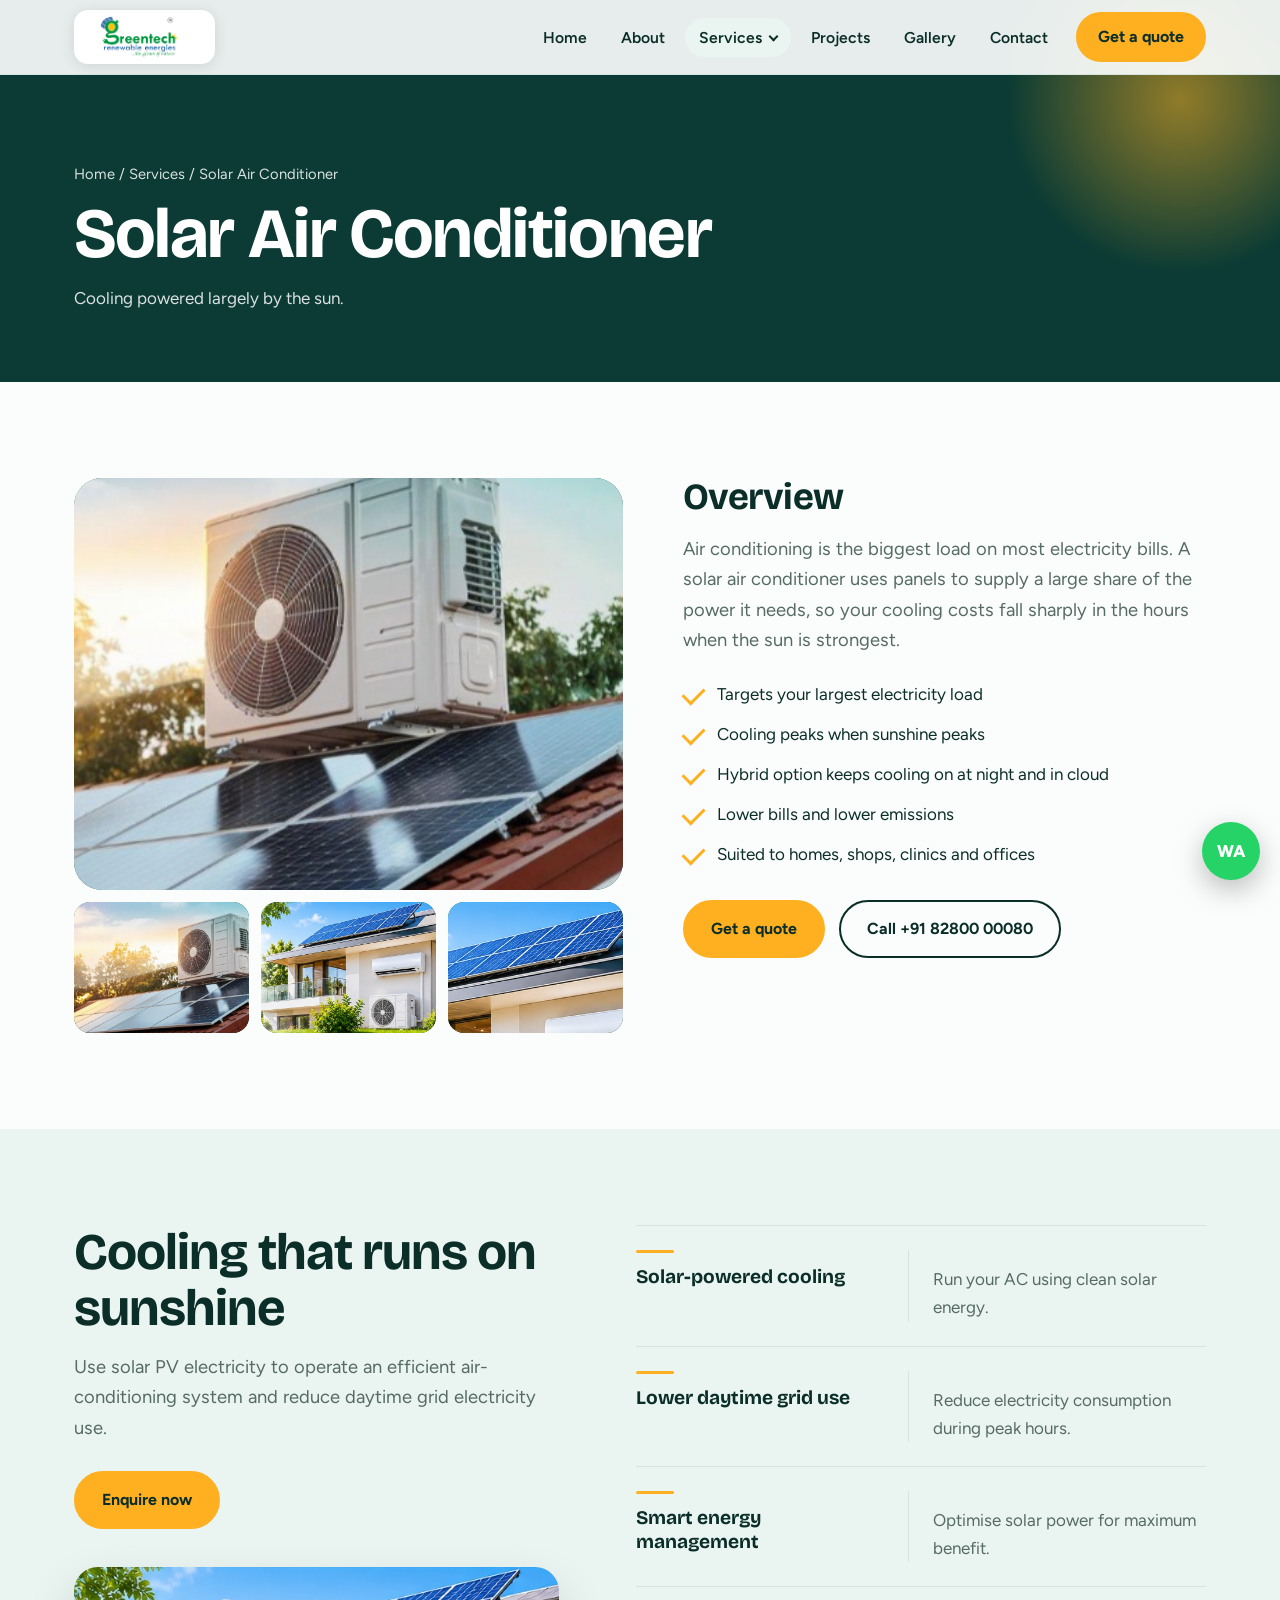
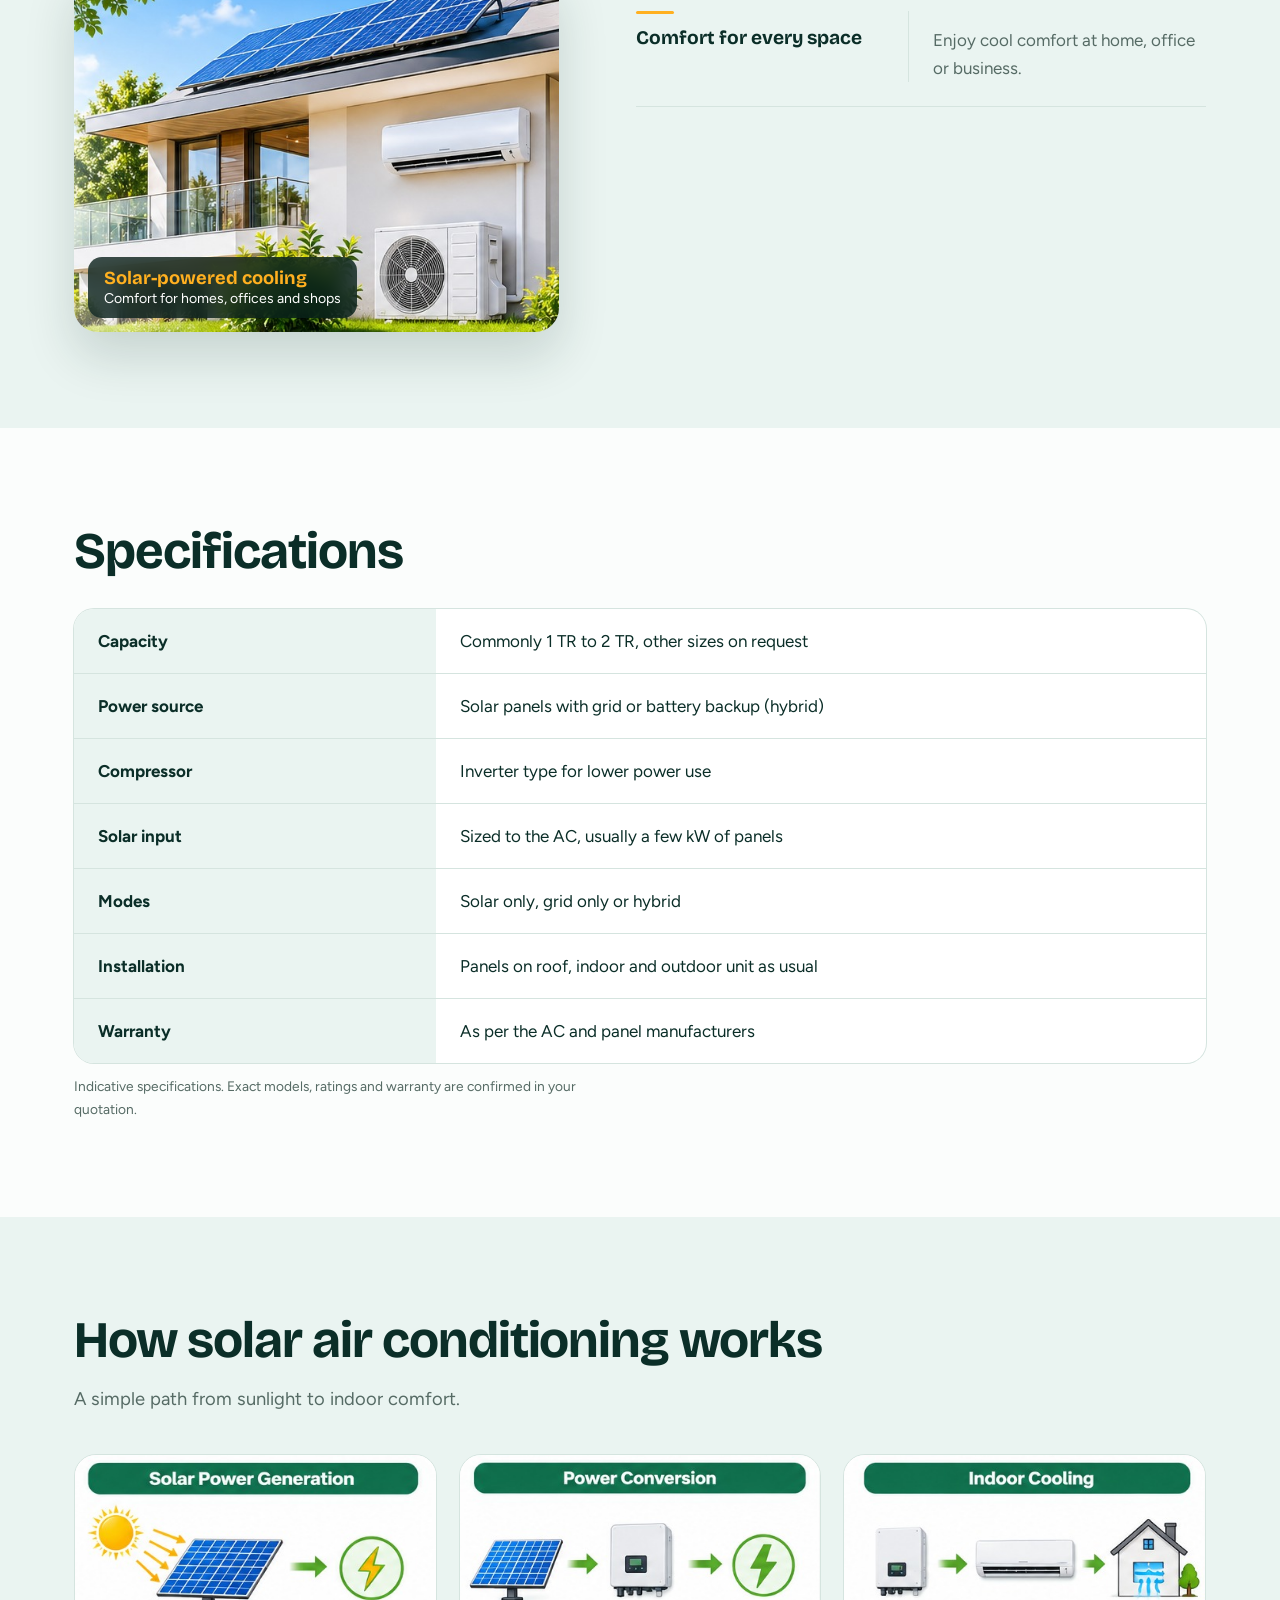
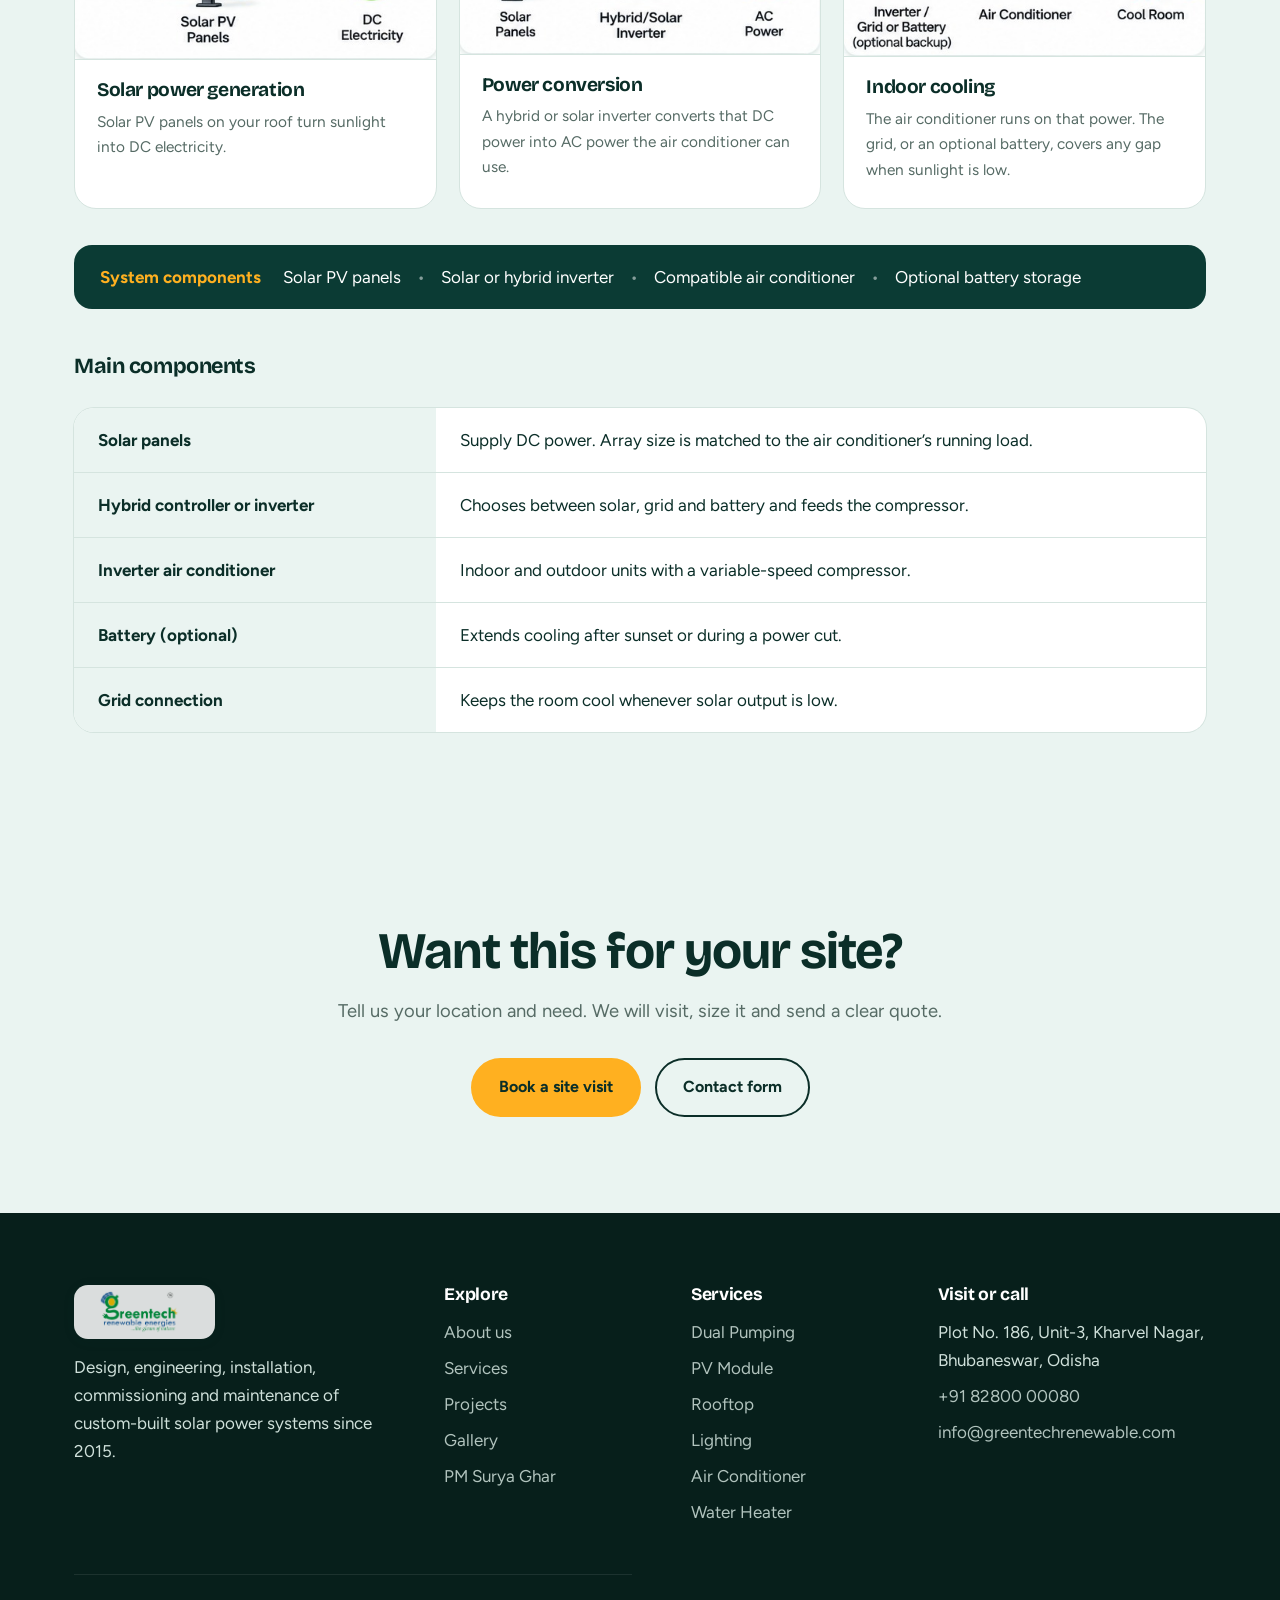
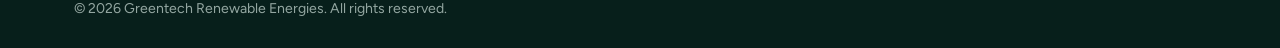
<file: service-ac.html>
<!doctype html><html lang="en"><head><meta charset="utf-8"><meta name="viewport" content="width=device-width,initial-scale=1">
<title>Solar Air Conditioner | Greentech Renewable Energies</title><meta name="description" content="Air conditioning is the biggest load on most electricity bills. A solar air conditioner uses panels to supply a large share of the power it needs, so ">
<link rel="preconnect" href="https://fonts.googleapis.com"><link rel="preconnect" href="https://fonts.gstatic.com" crossorigin>
<link href="https://fonts.googleapis.com/css2?family=Bricolage+Grotesque:opsz,wght@12..96,500;12..96,700&family=Figtree:wght@400;500;600;700;800&display=swap" rel="stylesheet">
<link rel="icon" href="images/logo.png"><link rel="stylesheet" href="assets/style.css"></head><body class="inner"><header><div class="wrap bar"><a class="logo" href="index.html"><img src="images/logo.png" alt="Greentech Renewable Energies, the gleam of nature" width="150" height="55"></a>
<button class="burger" aria-label="Menu" aria-expanded="false"><span></span><span></span></button>
<nav><ul><li><a href="index.html">Home</a></li><li><a href="about.html">About</a></li><li class="has-sub"><a href="services.html" class=on>Services<i class="cv"></i></a><div class="mega"><div class="wrap"><h3>Our solar solutions</h3><div class="mg"><a href="service-pumping.html"><img src="images/pumping.jpg" alt="" width="52" height="52" loading="lazy"><span>Solar Dual Pumping System<small>Water for farms and villages</small></span></a><a href="service-pv.html"><img src="images/pv.jpg" alt="" width="52" height="52" loading="lazy"><span>Solar PV Module<small>High-efficiency panels</small></span></a><a href="service-rooftop.html"><img src="images/rooftop.jpg" alt="" width="52" height="52" loading="lazy"><span>Solar Rooftop System<small>Cut your electricity bill</small></span></a><a href="service-lighting.html"><img src="images/lighting.jpg" alt="" width="52" height="52" loading="lazy"><span>Solar Lighting System<small>Street, garden and home lights</small></span></a><a href="service-ac.html"><img src="images/ac.jpg" alt="" width="52" height="52" loading="lazy"><span>Solar Air Conditioner<small>Cooling powered by the sun</small></span></a><a href="service-heater.html"><img src="images/heater.jpg" alt="" width="52" height="52" loading="lazy"><span>Solar Water Heater<small>Hot water, all year round</small></span></a></div><a class="all" href="services.html">View all services →</a></div></div></li><li><a href="projects.html">Projects</a></li><li><a href="gallery.html">Gallery</a></li><li><a href="contact.html">Contact</a></li><li><a class="btn" href="https://wa.me/918280000080?text=Hello%20I%20want%20to%20know%20about%20solar%20services">Get a quote</a></li></ul></nav></div></header><section class="pagehead"><div class="wrap"><p class="crumb"><a href="index.html">Home</a> / <a href="services.html">Services</a> / Solar Air Conditioner</p><h1>Solar Air Conditioner</h1><p>Cooling powered largely by the sun.</p></div></section>
<section class="sec"><div class="wrap sd"><div><div class="art"><img src="images/ac.jpg" alt="Solar Air Conditioner" onerror="this.remove()">Ai</div><div class="thumbs"><div class="art"><img src="images/ac-1.jpg" alt="Solar Air Conditioner photo 1" onerror="this.remove()">1</div><div class="art"><img src="images/ac-2.jpg" alt="Solar Air Conditioner photo 2" onerror="this.remove()">2</div><div class="art"><img src="images/ac-3.jpg" alt="Solar Air Conditioner photo 3" onerror="this.remove()">3</div></div></div>
<div><h2 style="font-size:2.3rem">Overview</h2><p class="lead">Air conditioning is the biggest load on most electricity bills. A solar air conditioner uses panels to supply a large share of the power it needs, so your cooling costs fall sharply in the hours when the sun is strongest.</p><ul class="ticks" style="color:var(--ink)"><li>Targets your largest electricity load</li><li>Cooling peaks when sunshine peaks</li><li>Hybrid option keeps cooling on at night and in cloud</li><li>Lower bills and lower emissions</li><li>Suited to homes, shops, clinics and offices</li></ul><div class="cta"><a class="btn" href="https://wa.me/918280000080?text=Hello,%20I%20want%20a%20quote%20for%20Solar%20Air%20Conditioner">Get a quote</a><a class="btn ghost" href="tel:+918280000080" style="color:var(--ink)">Call +91 82800 00080</a></div></div></div></section>
<section class="sec alt reach"><div class="wrap reachg"><div class="reach-l"><h2>Cooling that runs on sunshine</h2><p class="lead">Use solar PV electricity to operate an efficient air-conditioning system and reduce daytime grid electricity use.</p><p style="margin-top:28px"><a class="btn" href="https://wa.me/918280000080?text=Hello%2C%20I%20want%20to%20enquire%20about%20a%20solar%20air%20conditioner">Enquire now</a></p><figure class="reach-img"><img src="images/ac-2.jpg" alt="House with solar panels on the roof and an air conditioner on the wall" loading="lazy"><figcaption><b>Solar-powered cooling</b>Comfort for homes, offices and shops</figcaption></figure></div><dl class="why"><div class="wi"><dt>Solar-powered cooling</dt><dd>Run your AC using clean solar energy.</dd></div><div class="wi"><dt>Lower daytime grid use</dt><dd>Reduce electricity consumption during peak hours.</dd></div><div class="wi"><dt>Smart energy management</dt><dd>Optimise solar power for maximum benefit.</dd></div><div class="wi"><dt>Comfort for every space</dt><dd>Enjoy cool comfort at home, office or business.</dd></div></dl></div></section><section class="sec"><div class="wrap"><h2>Specifications</h2><table class="spec"><tr><th>Capacity</th><td>Commonly 1 TR to 2 TR, other sizes on request</td></tr><tr><th>Power source</th><td>Solar panels with grid or battery backup (hybrid)</td></tr><tr><th>Compressor</th><td>Inverter type for lower power use</td></tr><tr><th>Solar input</th><td>Sized to the AC, usually a few kW of panels</td></tr><tr><th>Modes</th><td>Solar only, grid only or hybrid</td></tr><tr><th>Installation</th><td>Panels on roof, indoor and outdoor unit as usual</td></tr><tr><th>Warranty</th><td>As per the AC and panel manufacturers</td></tr></table><p class="sn">Indicative specifications. Exact models, ratings and warranty are confirmed in your quotation.</p></div></section><section class="sec alt"><div class="wrap"><h2>How solar air conditioning works</h2><p class="lead">A simple path from sunlight to indoor comfort.</p>
<div class="types"><figure><img src="images/ac-how-1.jpg" alt="Diagram: the sun shines on solar PV panels, which produce DC electricity" width="460" height="258" loading="lazy"><figcaption><h3>Solar power generation</h3><p>Solar PV panels on your roof turn sunlight into DC electricity.</p></figcaption></figure><figure><img src="images/ac-how-2.jpg" alt="Diagram: solar panels feed a hybrid or solar inverter that produces AC power" width="460" height="258" loading="lazy"><figcaption><h3>Power conversion</h3><p>A hybrid or solar inverter converts that DC power into AC power the air conditioner can use.</p></figcaption></figure><figure><img src="images/ac-how-3.jpg" alt="Diagram: an inverter with grid or battery backup runs the air conditioner, which cools the room" width="460" height="258" loading="lazy"><figcaption><h3>Indoor cooling</h3><p>The air conditioner runs on that power. The grid, or an optional battery, covers any gap when sunlight is low.</p></figcaption></figure></div>
<div class="cbar"><b>System components</b><span>Solar PV panels</span><span>Solar or hybrid inverter</span><span>Compatible air conditioner</span><span>Optional battery storage</span></div>
<h3 style="margin-top:46px">Main components</h3><table class="spec"><tr><th>Solar panels</th><td>Supply DC power. Array size is matched to the air conditioner’s running load.</td></tr><tr><th>Hybrid controller or inverter</th><td>Chooses between solar, grid and battery and feeds the compressor.</td></tr><tr><th>Inverter air conditioner</th><td>Indoor and outdoor units with a variable-speed compressor.</td></tr><tr><th>Battery (optional)</th><td>Extends cooling after sunset or during a power cut.</td></tr><tr><th>Grid connection</th><td>Keeps the room cool whenever solar output is low.</td></tr></table></div></section>



<section class="sec alt"><div class="wrap" style="text-align:center"><h2>Want this for your site?</h2><p class="lead" style="margin:16px auto 30px">Tell us your location and need. We will visit, size it and send a clear quote.</p><div class="cta" style="justify-content:center"><a class="btn" href="https://wa.me/918280000080?text=Hello,%20please%20arrange%20a%20site%20visit%20for%20Solar%20Air%20Conditioner">Book a site visit</a><a class="btn ghost" href="contact.html" style="color:var(--ink)">Contact form</a></div></div></section><footer><div class="wrap"><div class="g"><div><a class="logo" href="index.html"><img src="images/logo.png" alt="Greentech Renewable Energies, the gleam of nature" width="150" height="55"></a><p style="margin-top:14px">Design, engineering, installation, commissioning and maintenance of custom-built solar power systems since 2015.</p></div>
<div><h3>Explore</h3><ul><li><a href="about.html">About us</a></li><li><a href="services.html">Services</a></li><li><a href="projects.html">Projects</a></li><li><a href="gallery.html">Gallery</a></li><li><a href="pm-surya-ghar.html">PM Surya Ghar</a></li></ul></div>
<div><h3>Services</h3><ul><li><a href="service-pumping.html">Dual Pumping</a></li><li><a href="service-pv.html">PV Module</a></li><li><a href="service-rooftop.html">Rooftop</a></li><li><a href="service-lighting.html">Lighting</a></li><li><a href="service-ac.html">Air Conditioner</a></li><li><a href="service-heater.html">Water Heater</a></li></ul></div>
<div><h3>Visit or call</h3><ul><li>Plot No. 186, Unit-3, Kharvel Nagar, Bhubaneswar, Odisha</li><li><a href="tel:+918280000080">+91 82800 00080</a></li><li><a href="mailto:info@greentechrenewable.com">info@greentechrenewable.com</a></li></ul></div></div>
<p class="copy">© <span class="yr"></span> Greentech Renewable Energies. All rights reserved.</p></div></footer>
<a class="wa" href="https://wa.me/918280000080?text=Hello%20I%20want%20to%20know%20about%20solar%20services" aria-label="Chat on WhatsApp">WA</a><script src="assets/main.js"></script></body></html>
</file>
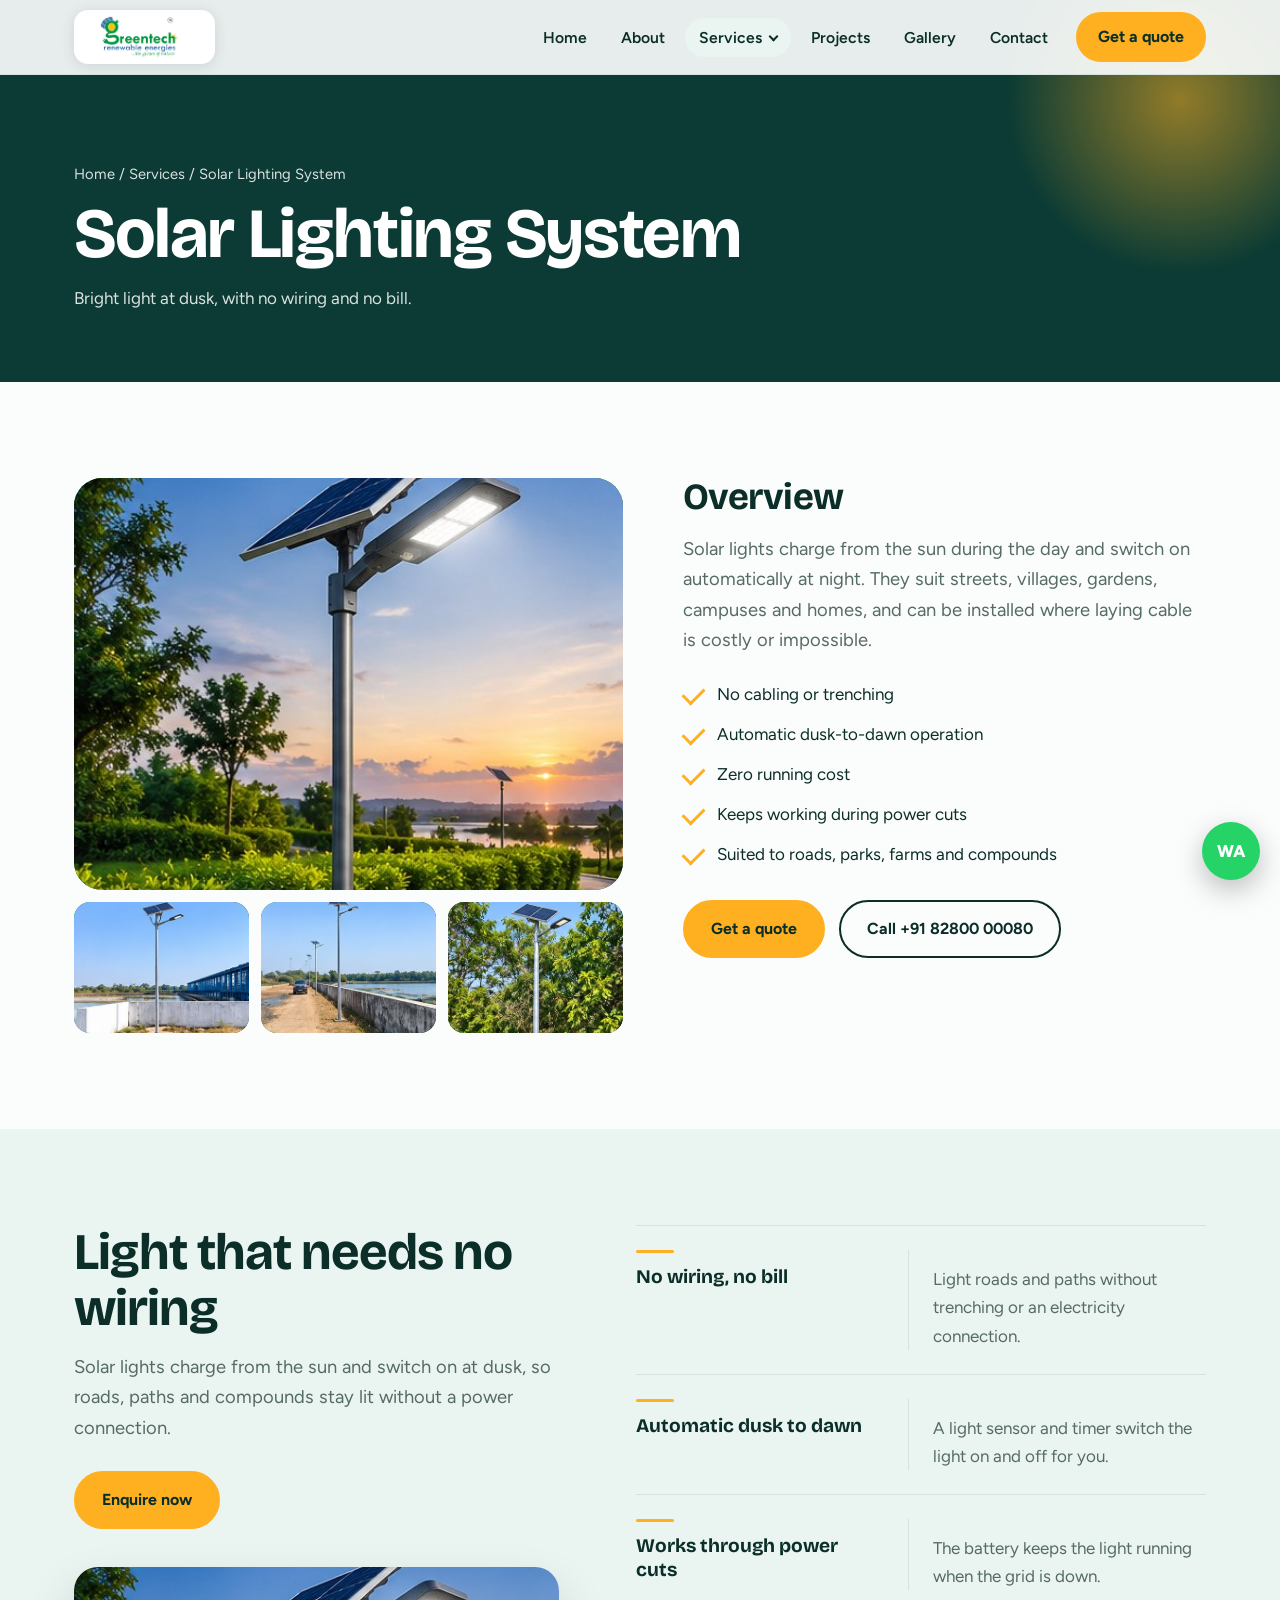
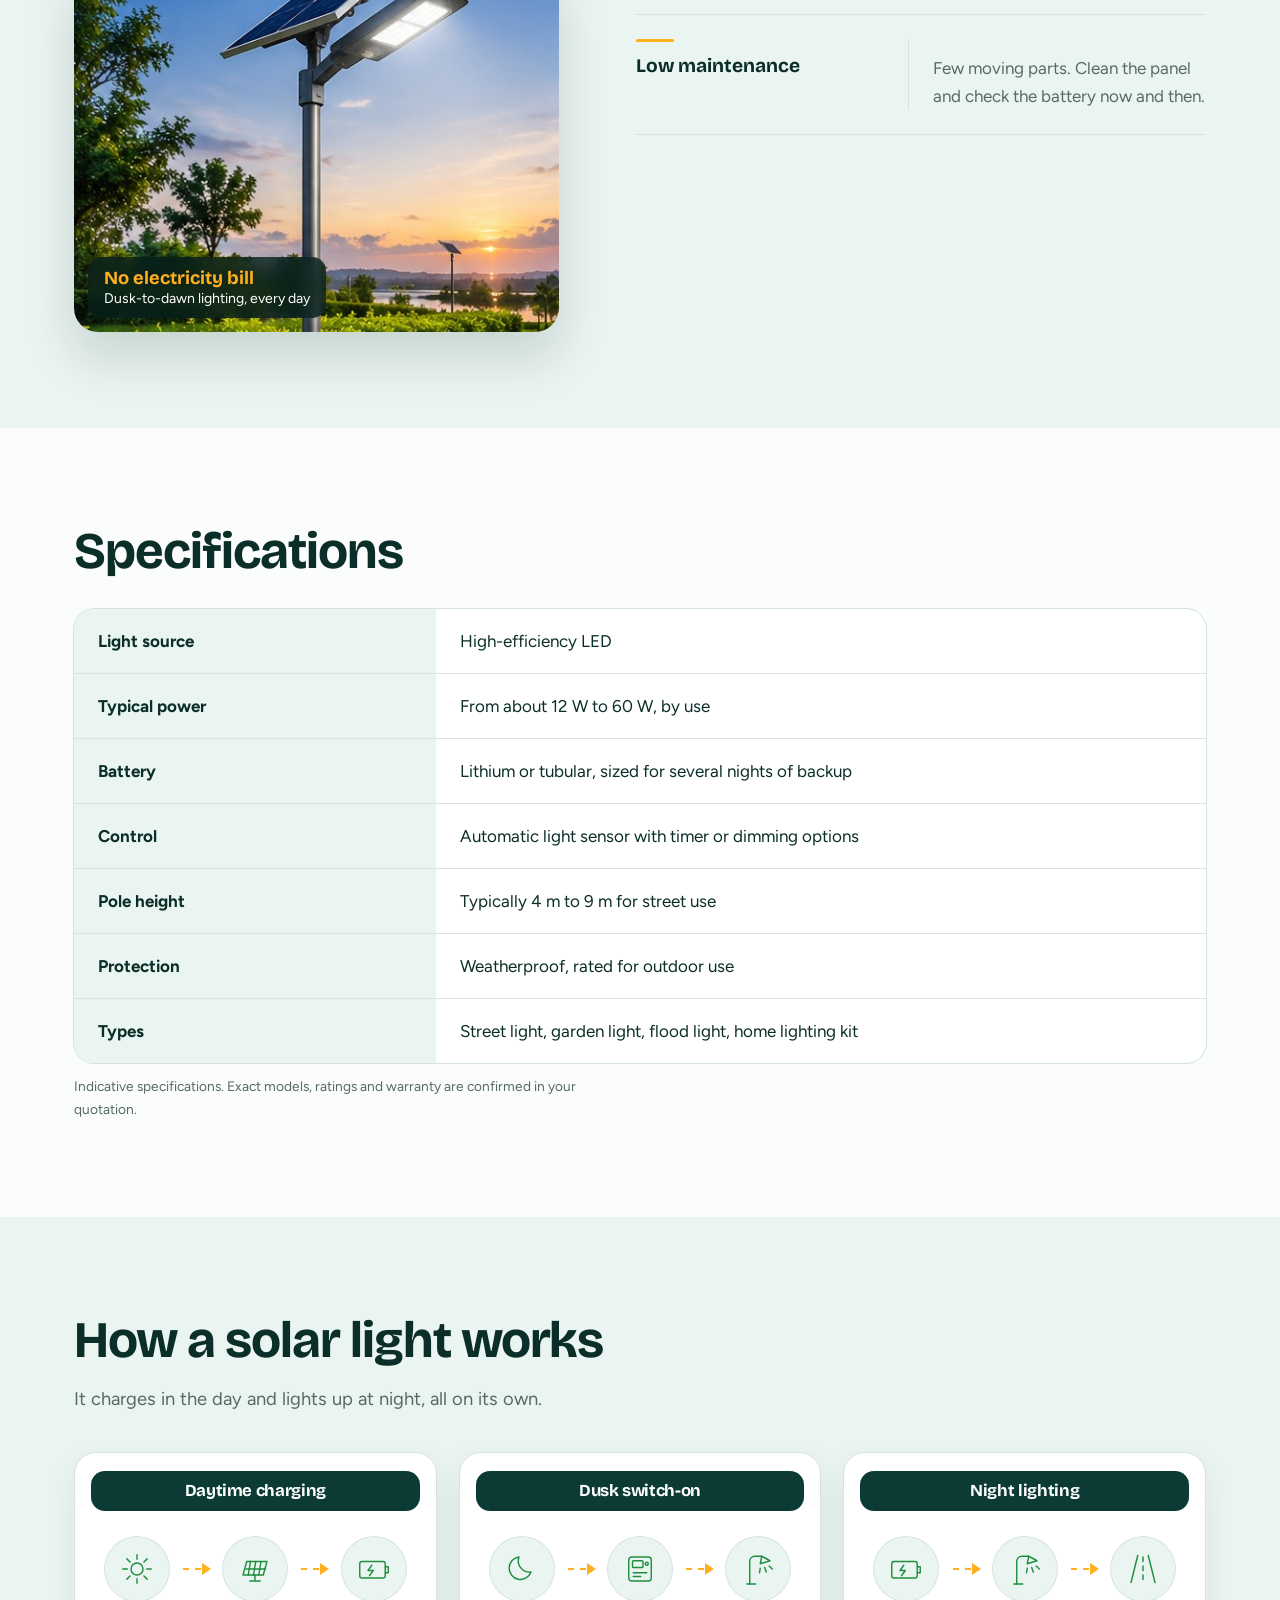
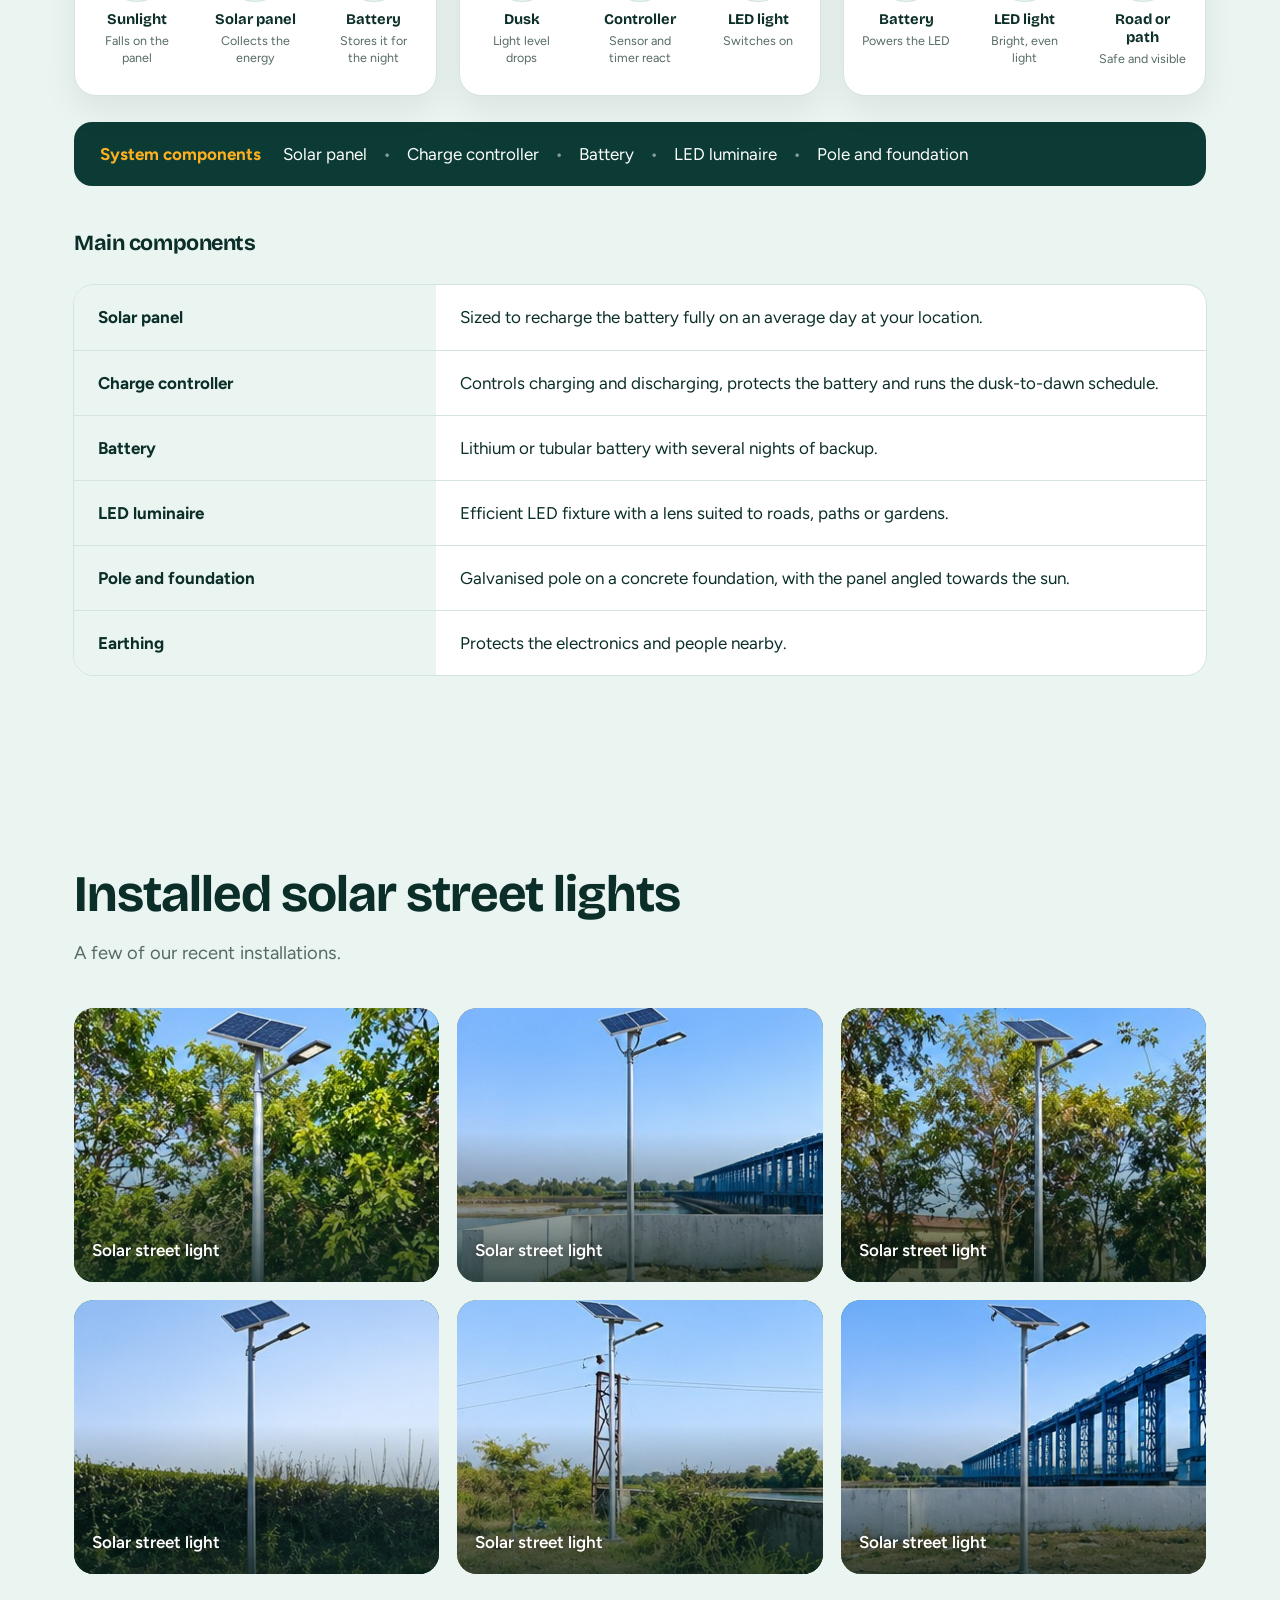
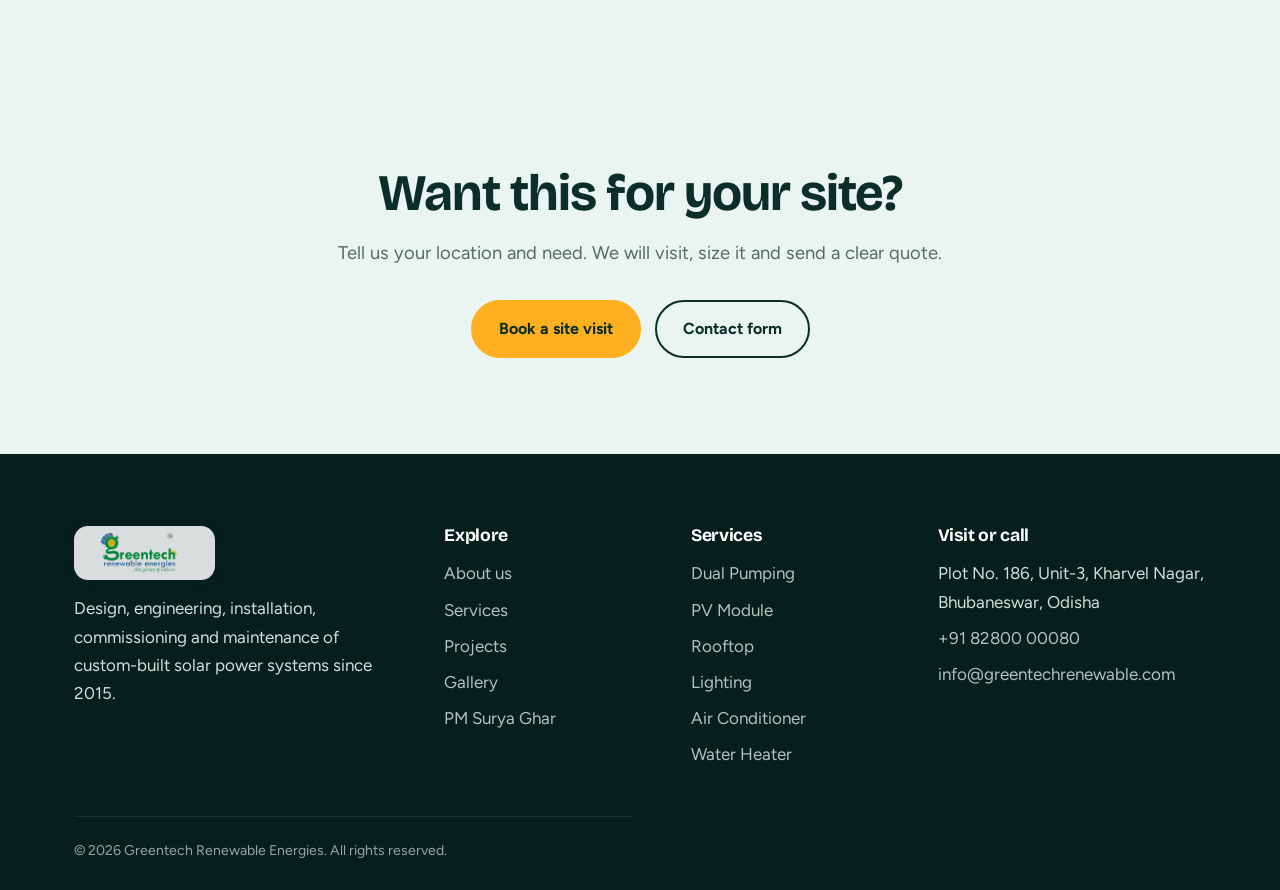
<file: service-lighting.html>
<!doctype html><html lang="en"><head><meta charset="utf-8"><meta name="viewport" content="width=device-width,initial-scale=1">
<title>Solar Lighting System | Greentech Renewable Energies</title><meta name="description" content="Solar lights charge from the sun during the day and switch on automatically at night. They suit streets, villages, gardens, campuses and homes, and ca">
<link rel="preconnect" href="https://fonts.googleapis.com"><link rel="preconnect" href="https://fonts.gstatic.com" crossorigin>
<link href="https://fonts.googleapis.com/css2?family=Bricolage+Grotesque:opsz,wght@12..96,500;12..96,700&family=Figtree:wght@400;500;600;700;800&display=swap" rel="stylesheet">
<link rel="icon" href="images/logo.png"><link rel="stylesheet" href="assets/style.css"></head><body class="inner"><header><div class="wrap bar"><a class="logo" href="index.html"><img src="images/logo.png" alt="Greentech Renewable Energies, the gleam of nature" width="150" height="55"></a>
<button class="burger" aria-label="Menu" aria-expanded="false"><span></span><span></span></button>
<nav><ul><li><a href="index.html">Home</a></li><li><a href="about.html">About</a></li><li class="has-sub"><a href="services.html" class=on>Services<i class="cv"></i></a><div class="mega"><div class="wrap"><h3>Our solar solutions</h3><div class="mg"><a href="service-pumping.html"><img src="images/pumping.jpg" alt="" width="52" height="52" loading="lazy"><span>Solar Dual Pumping System<small>Water for farms and villages</small></span></a><a href="service-pv.html"><img src="images/pv.jpg" alt="" width="52" height="52" loading="lazy"><span>Solar PV Module<small>High-efficiency panels</small></span></a><a href="service-rooftop.html"><img src="images/rooftop.jpg" alt="" width="52" height="52" loading="lazy"><span>Solar Rooftop System<small>Cut your electricity bill</small></span></a><a href="service-lighting.html"><img src="images/lighting.jpg" alt="" width="52" height="52" loading="lazy"><span>Solar Lighting System<small>Street, garden and home lights</small></span></a><a href="service-ac.html"><img src="images/ac.jpg" alt="" width="52" height="52" loading="lazy"><span>Solar Air Conditioner<small>Cooling powered by the sun</small></span></a><a href="service-heater.html"><img src="images/heater.jpg" alt="" width="52" height="52" loading="lazy"><span>Solar Water Heater<small>Hot water, all year round</small></span></a></div><a class="all" href="services.html">View all services →</a></div></div></li><li><a href="projects.html">Projects</a></li><li><a href="gallery.html">Gallery</a></li><li><a href="contact.html">Contact</a></li><li><a class="btn" href="https://wa.me/918280000080?text=Hello%20I%20want%20to%20know%20about%20solar%20services">Get a quote</a></li></ul></nav></div></header><section class="pagehead"><div class="wrap"><p class="crumb"><a href="index.html">Home</a> / <a href="services.html">Services</a> / Solar Lighting System</p><h1>Solar Lighting System</h1><p>Bright light at dusk, with no wiring and no bill.</p></div></section>
<section class="sec"><div class="wrap sd"><div><div class="art"><img src="images/lighting.jpg" alt="Solar Lighting System" onerror="this.remove()">Li</div><div class="thumbs"><div class="art"><img src="images/lighting-1.jpg" alt="Solar Lighting System photo 1" onerror="this.remove()">1</div><div class="art"><img src="images/lighting-2.jpg" alt="Solar Lighting System photo 2" onerror="this.remove()">2</div><div class="art"><img src="images/lighting-3.jpg" alt="Solar Lighting System photo 3" onerror="this.remove()">3</div></div></div>
<div><h2 style="font-size:2.3rem">Overview</h2><p class="lead">Solar lights charge from the sun during the day and switch on automatically at night. They suit streets, villages, gardens, campuses and homes, and can be installed where laying cable is costly or impossible.</p><ul class="ticks" style="color:var(--ink)"><li>No cabling or trenching</li><li>Automatic dusk-to-dawn operation</li><li>Zero running cost</li><li>Keeps working during power cuts</li><li>Suited to roads, parks, farms and compounds</li></ul><div class="cta"><a class="btn" href="https://wa.me/918280000080?text=Hello,%20I%20want%20a%20quote%20for%20Solar%20Lighting%20System">Get a quote</a><a class="btn ghost" href="tel:+918280000080" style="color:var(--ink)">Call +91 82800 00080</a></div></div></div></section>
<section class="sec alt reach"><div class="wrap reachg"><div class="reach-l"><h2>Light that needs no wiring</h2><p class="lead">Solar lights charge from the sun and switch on at dusk, so roads, paths and compounds stay lit without a power connection.</p><p style="margin-top:28px"><a class="btn" href="https://wa.me/918280000080?text=Hello%2C%20I%20want%20to%20enquire%20about%20solar%20street%20lights">Enquire now</a></p><figure class="reach-img"><img src="images/lighting.jpg" alt="Solar street light at dusk" loading="lazy"><figcaption><b>No electricity bill</b>Dusk-to-dawn lighting, every day</figcaption></figure></div><dl class="why"><div class="wi"><dt>No wiring, no bill</dt><dd>Light roads and paths without trenching or an electricity connection.</dd></div><div class="wi"><dt>Automatic dusk to dawn</dt><dd>A light sensor and timer switch the light on and off for you.</dd></div><div class="wi"><dt>Works through power cuts</dt><dd>The battery keeps the light running when the grid is down.</dd></div><div class="wi"><dt>Low maintenance</dt><dd>Few moving parts. Clean the panel and check the battery now and then.</dd></div></dl></div></section><section class="sec"><div class="wrap"><h2>Specifications</h2><table class="spec"><tr><th>Light source</th><td>High-efficiency LED</td></tr><tr><th>Typical power</th><td>From about 12 W to 60 W, by use</td></tr><tr><th>Battery</th><td>Lithium or tubular, sized for several nights of backup</td></tr><tr><th>Control</th><td>Automatic light sensor with timer or dimming options</td></tr><tr><th>Pole height</th><td>Typically 4 m to 9 m for street use</td></tr><tr><th>Protection</th><td>Weatherproof, rated for outdoor use</td></tr><tr><th>Types</th><td>Street light, garden light, flood light, home lighting kit</td></tr></table><p class="sn">Indicative specifications. Exact models, ratings and warranty are confirmed in your quotation.</p></div></section><section class="sec alt"><div class="wrap"><h2>How a solar light works</h2><p class="lead">It charges in the day and lights up at night, all on its own.</p>
<div class="tri"><div class="pn"><h3>Daytime charging</h3><div class="mini"><div class="nd"><span class="ic"><svg viewBox="0 0 48 48" aria-hidden="true"><circle cx="24" cy="24" r="8"/><path d="M24 5v6M24 37v6M5 24h6M37 24h6M10.5 10.5l4.2 4.2M33.3 33.3l4.2 4.2M10.5 37.5l4.2-4.2M33.3 14.7l4.2-4.2"/></svg></span><b>Sunlight</b><small>Falls on the panel</small></div><i class="ar" aria-hidden="true"></i><div class="nd"><span class="ic"><svg viewBox="0 0 48 48" aria-hidden="true"><path d="M8 32l5-18h27l-5 18z"/><path d="M12 24h26M18 14l-3 18M25 14l-3 18M32 14l-3 18M24 32v8M17 40h14"/></svg></span><b>Solar panel</b><small>Collects the energy</small></div><i class="ar" aria-hidden="true"></i><div class="nd"><span class="ic"><svg viewBox="0 0 48 48" aria-hidden="true"><rect x="5" y="14" width="34" height="22" rx="3"/><path d="M39 21h4v8h-4M21 19l-5 7h7l-5 7"/></svg></span><b>Battery</b><small>Stores it for the night</small></div></div></div><div class="pn"><h3>Dusk switch-on</h3><div class="mini"><div class="nd"><span class="ic"><svg viewBox="0 0 48 48" aria-hidden="true"><path d="M36 28A15 15 0 0120 8a15 15 0 1016 20z"/></svg></span><b>Dusk</b><small>Light level drops</small></div><i class="ar" aria-hidden="true"></i><div class="nd"><span class="ic"><svg viewBox="0 0 48 48" aria-hidden="true"><rect x="9" y="8" width="30" height="32" rx="4"/><rect x="14" y="13" width="14" height="9" rx="1.5"/><circle cx="33" cy="17" r="2"/><path d="M15 29h18M15 34h10"/></svg></span><b>Controller</b><small>Sensor and timer react</small></div><i class="ar" aria-hidden="true"></i><div class="nd"><span class="ic"><svg viewBox="0 0 48 48" aria-hidden="true"><path d="M13 44V14c0-4 3-7 7-7h9"/><path d="M29 7l11 6-13 4z"/><path d="M33 22l2 6M39 20l4 4M27 23l-1 6M9 44h12"/></svg></span><b>LED light</b><small>Switches on</small></div></div></div><div class="pn"><h3>Night lighting</h3><div class="mini"><div class="nd"><span class="ic"><svg viewBox="0 0 48 48" aria-hidden="true"><rect x="5" y="14" width="34" height="22" rx="3"/><path d="M39 21h4v8h-4M21 19l-5 7h7l-5 7"/></svg></span><b>Battery</b><small>Powers the LED</small></div><i class="ar" aria-hidden="true"></i><div class="nd"><span class="ic"><svg viewBox="0 0 48 48" aria-hidden="true"><path d="M13 44V14c0-4 3-7 7-7h9"/><path d="M29 7l11 6-13 4z"/><path d="M33 22l2 6M39 20l4 4M27 23l-1 6M9 44h12"/></svg></span><b>LED light</b><small>Bright, even light</small></div><i class="ar" aria-hidden="true"></i><div class="nd"><span class="ic"><svg viewBox="0 0 48 48" aria-hidden="true"><path d="M17 6L8 42M31 6l9 36M24 8v6M24 20v6M24 32v6"/></svg></span><b>Road or path</b><small>Safe and visible</small></div></div></div></div>
<div class="cbar"><b>System components</b><span>Solar panel</span><span>Charge controller</span><span>Battery</span><span>LED luminaire</span><span>Pole and foundation</span></div>
<h3 style="margin-top:46px">Main components</h3><table class="spec"><tr><th>Solar panel</th><td>Sized to recharge the battery fully on an average day at your location.</td></tr><tr><th>Charge controller</th><td>Controls charging and discharging, protects the battery and runs the dusk-to-dawn schedule.</td></tr><tr><th>Battery</th><td>Lithium or tubular battery with several nights of backup.</td></tr><tr><th>LED luminaire</th><td>Efficient LED fixture with a lens suited to roads, paths or gardens.</td></tr><tr><th>Pole and foundation</th><td>Galvanised pole on a concrete foundation, with the panel angled towards the sun.</td></tr><tr><th>Earthing</th><td>Protects the electronics and people nearby.</td></tr></table></div></section>
<section class="sec alt"><div class="wrap"><h2>Installed solar street lights</h2><p class="lead">A few of our recent installations.</p><div class="tiles"><div class="tile"><img src="images/street-1.jpg" alt="Solar street light" loading="lazy"><span>Solar street light</span></div><div class="tile"><img src="images/street-2.jpg" alt="Solar street light" loading="lazy"><span>Solar street light</span></div><div class="tile"><img src="images/street-3.jpg" alt="Solar street light" loading="lazy"><span>Solar street light</span></div><div class="tile"><img src="images/street-4.jpg" alt="Solar street light" loading="lazy"><span>Solar street light</span></div><div class="tile"><img src="images/street-5.jpg" alt="Solar street light" loading="lazy"><span>Solar street light</span></div><div class="tile"><img src="images/street-6.jpg" alt="Solar street light" loading="lazy"><span>Solar street light</span></div></div></div></section>


<section class="sec alt"><div class="wrap" style="text-align:center"><h2>Want this for your site?</h2><p class="lead" style="margin:16px auto 30px">Tell us your location and need. We will visit, size it and send a clear quote.</p><div class="cta" style="justify-content:center"><a class="btn" href="https://wa.me/918280000080?text=Hello,%20please%20arrange%20a%20site%20visit%20for%20Solar%20Lighting%20System">Book a site visit</a><a class="btn ghost" href="contact.html" style="color:var(--ink)">Contact form</a></div></div></section><footer><div class="wrap"><div class="g"><div><a class="logo" href="index.html"><img src="images/logo.png" alt="Greentech Renewable Energies, the gleam of nature" width="150" height="55"></a><p style="margin-top:14px">Design, engineering, installation, commissioning and maintenance of custom-built solar power systems since 2015.</p></div>
<div><h3>Explore</h3><ul><li><a href="about.html">About us</a></li><li><a href="services.html">Services</a></li><li><a href="projects.html">Projects</a></li><li><a href="gallery.html">Gallery</a></li><li><a href="pm-surya-ghar.html">PM Surya Ghar</a></li></ul></div>
<div><h3>Services</h3><ul><li><a href="service-pumping.html">Dual Pumping</a></li><li><a href="service-pv.html">PV Module</a></li><li><a href="service-rooftop.html">Rooftop</a></li><li><a href="service-lighting.html">Lighting</a></li><li><a href="service-ac.html">Air Conditioner</a></li><li><a href="service-heater.html">Water Heater</a></li></ul></div>
<div><h3>Visit or call</h3><ul><li>Plot No. 186, Unit-3, Kharvel Nagar, Bhubaneswar, Odisha</li><li><a href="tel:+918280000080">+91 82800 00080</a></li><li><a href="mailto:info@greentechrenewable.com">info@greentechrenewable.com</a></li></ul></div></div>
<p class="copy">© <span class="yr"></span> Greentech Renewable Energies. All rights reserved.</p></div></footer>
<a class="wa" href="https://wa.me/918280000080?text=Hello%20I%20want%20to%20know%20about%20solar%20services" aria-label="Chat on WhatsApp">WA</a><script src="assets/main.js"></script></body></html>
</file>
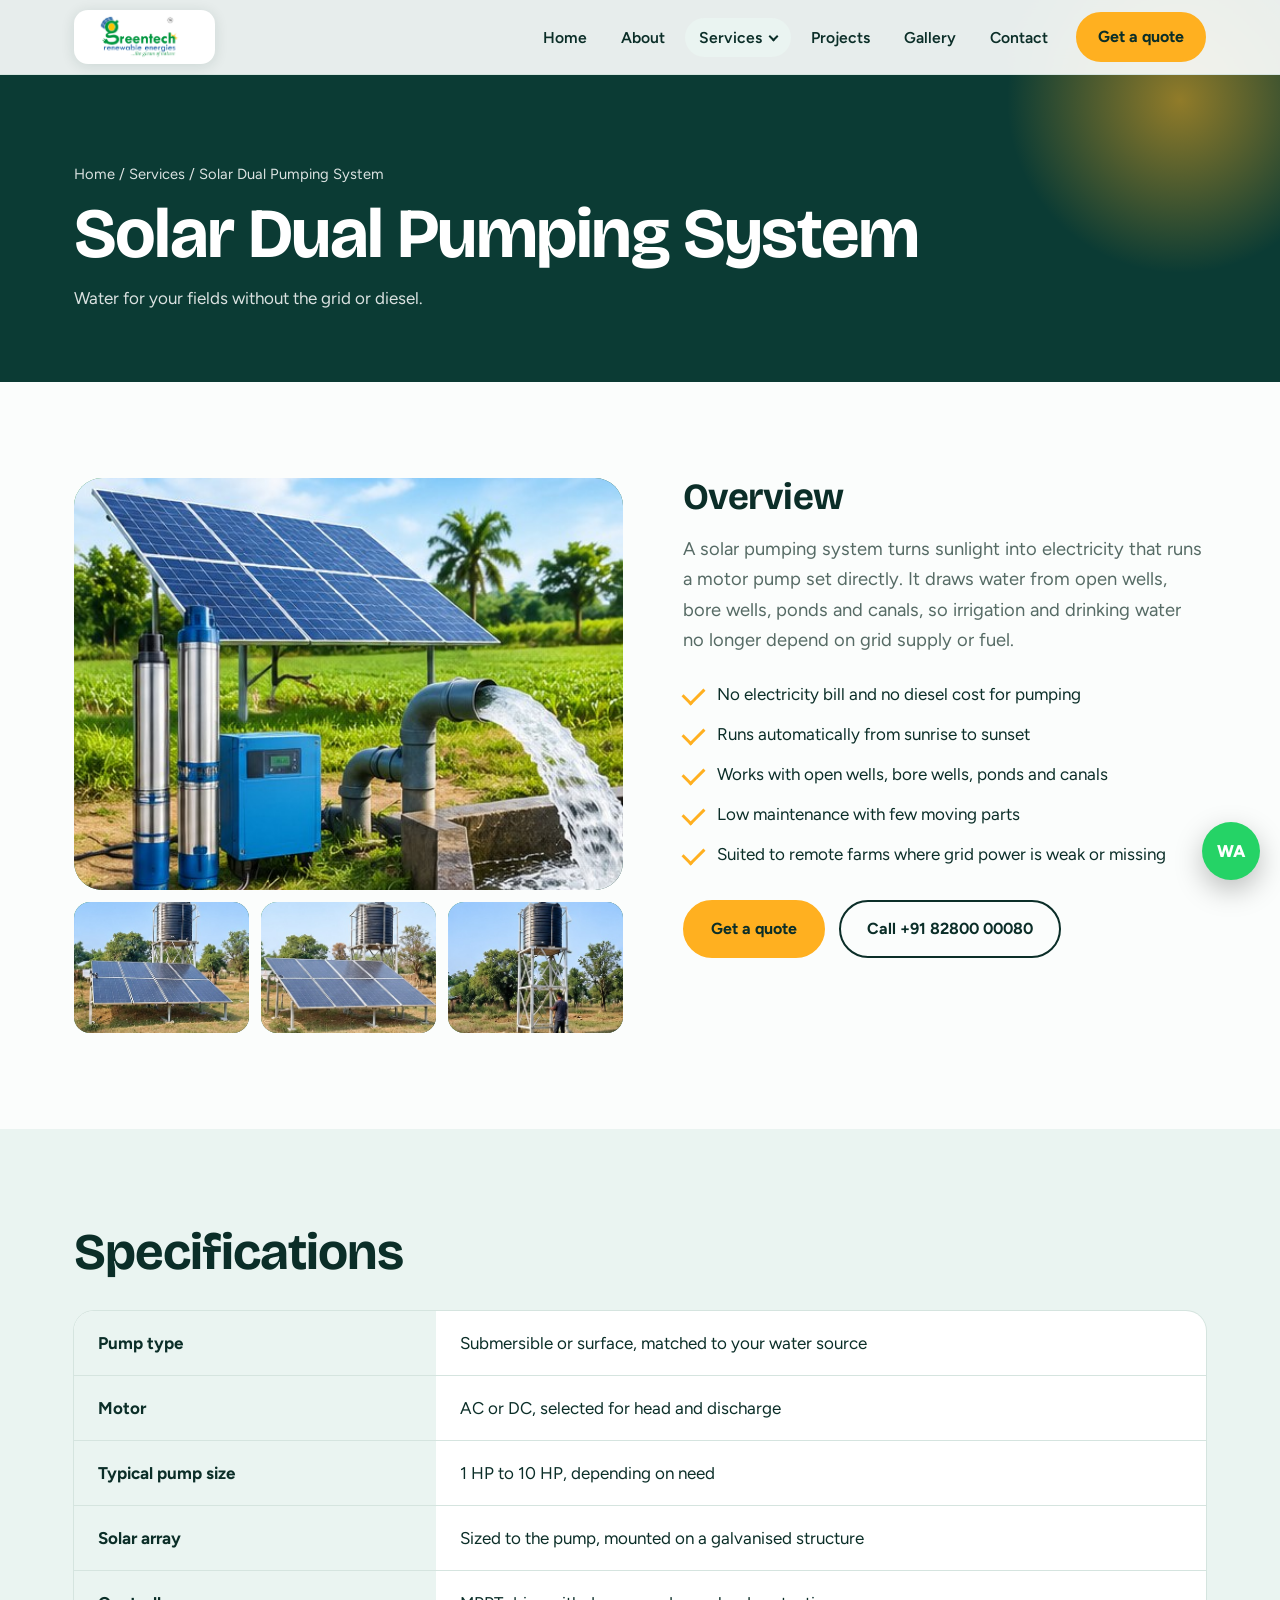
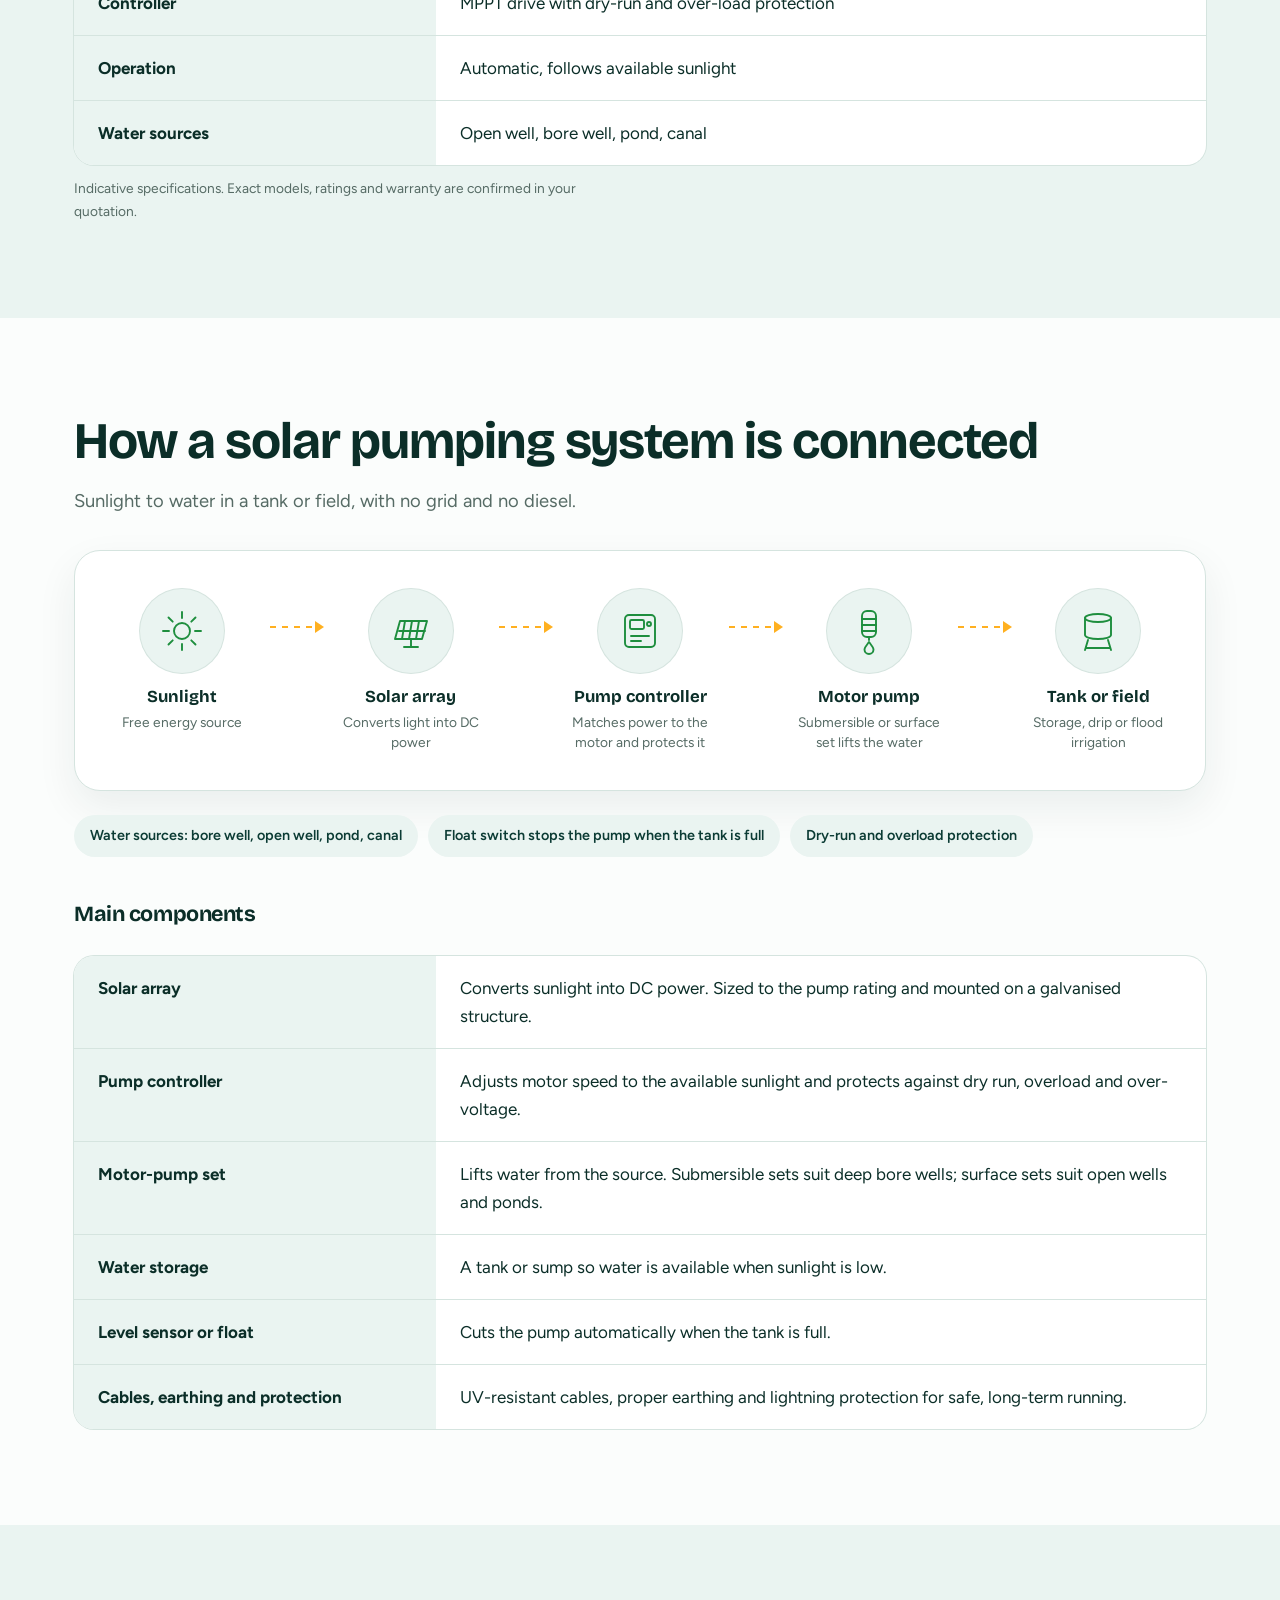
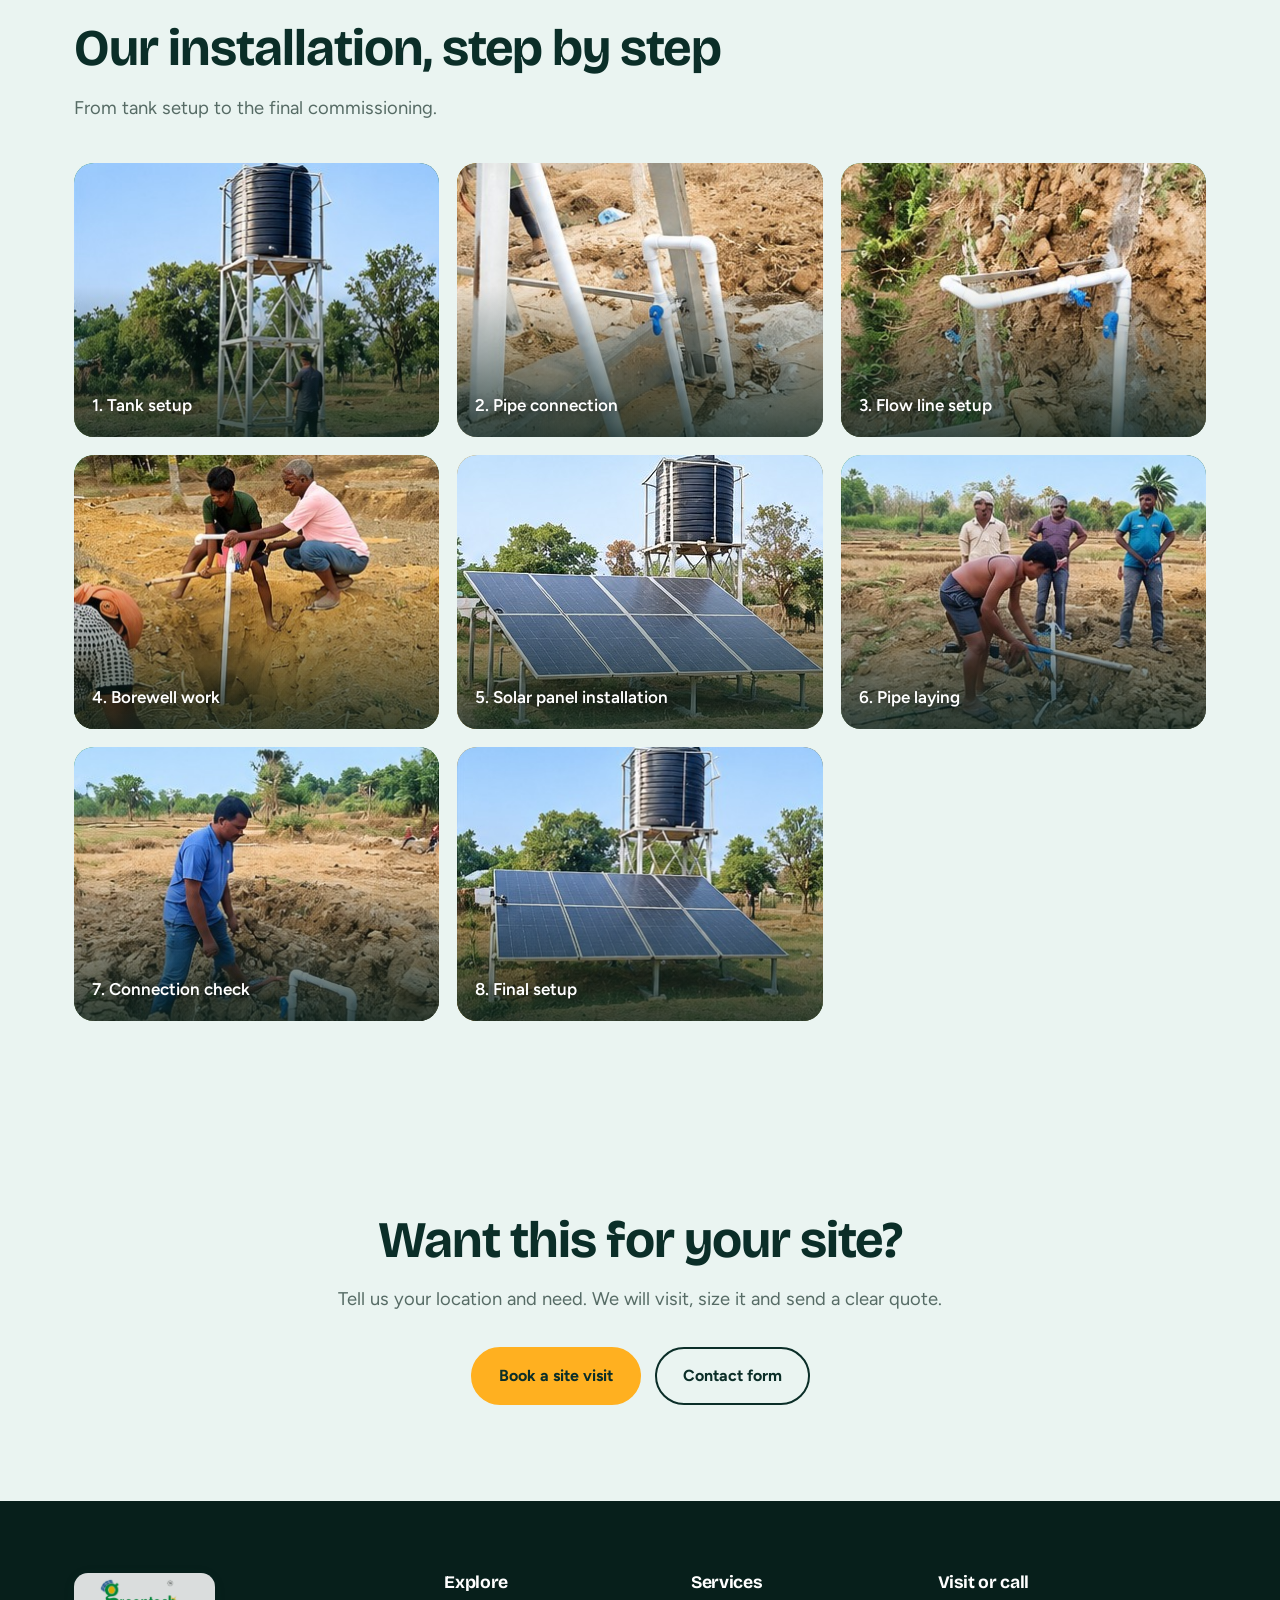
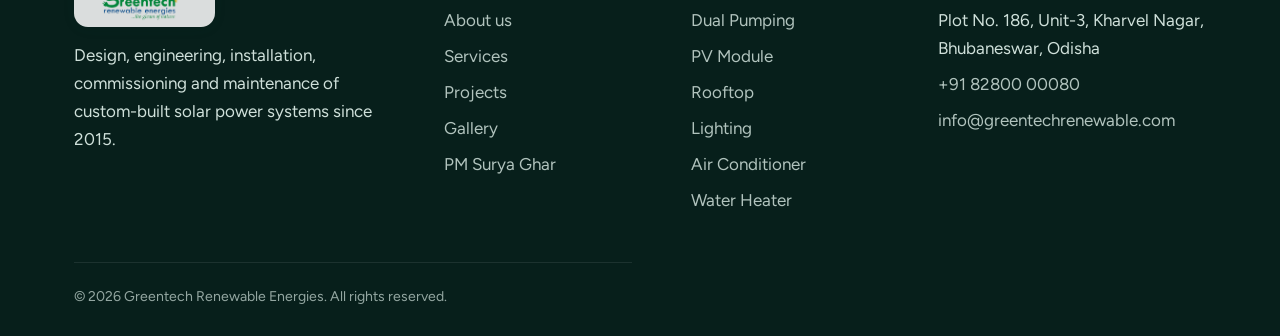
<file: service-pumping.html>
<!doctype html><html lang="en"><head><meta charset="utf-8"><meta name="viewport" content="width=device-width,initial-scale=1">
<title>Solar Dual Pumping System | Greentech Renewable Energies</title><meta name="description" content="A solar pumping system turns sunlight into electricity that runs a motor pump set directly. It draws water from open wells, bore wells, ponds and cana">
<link rel="preconnect" href="https://fonts.googleapis.com"><link rel="preconnect" href="https://fonts.gstatic.com" crossorigin>
<link href="https://fonts.googleapis.com/css2?family=Bricolage+Grotesque:opsz,wght@12..96,500;12..96,700&family=Figtree:wght@400;500;600;700;800&display=swap" rel="stylesheet">
<link rel="icon" href="images/logo.png"><link rel="stylesheet" href="assets/style.css"></head><body class="inner"><header><div class="wrap bar"><a class="logo" href="index.html"><img src="images/logo.png" alt="Greentech Renewable Energies, the gleam of nature" width="150" height="55"></a>
<button class="burger" aria-label="Menu" aria-expanded="false"><span></span><span></span></button>
<nav><ul><li><a href="index.html">Home</a></li><li><a href="about.html">About</a></li><li class="has-sub"><a href="services.html" class=on>Services<i class="cv"></i></a><div class="mega"><div class="wrap"><h3>Our solar solutions</h3><div class="mg"><a href="service-pumping.html"><img src="images/pumping.jpg" alt="" width="52" height="52" loading="lazy"><span>Solar Dual Pumping System<small>Water for farms and villages</small></span></a><a href="service-pv.html"><img src="images/pv.jpg" alt="" width="52" height="52" loading="lazy"><span>Solar PV Module<small>High-efficiency panels</small></span></a><a href="service-rooftop.html"><img src="images/rooftop.jpg" alt="" width="52" height="52" loading="lazy"><span>Solar Rooftop System<small>Cut your electricity bill</small></span></a><a href="service-lighting.html"><img src="images/lighting.jpg" alt="" width="52" height="52" loading="lazy"><span>Solar Lighting System<small>Street, garden and home lights</small></span></a><a href="service-ac.html"><img src="images/ac.jpg" alt="" width="52" height="52" loading="lazy"><span>Solar Air Conditioner<small>Cooling powered by the sun</small></span></a><a href="service-heater.html"><img src="images/heater.jpg" alt="" width="52" height="52" loading="lazy"><span>Solar Water Heater<small>Hot water, all year round</small></span></a></div><a class="all" href="services.html">View all services →</a></div></div></li><li><a href="projects.html">Projects</a></li><li><a href="gallery.html">Gallery</a></li><li><a href="contact.html">Contact</a></li><li><a class="btn" href="https://wa.me/918280000080?text=Hello%20I%20want%20to%20know%20about%20solar%20services">Get a quote</a></li></ul></nav></div></header><section class="pagehead"><div class="wrap"><p class="crumb"><a href="index.html">Home</a> / <a href="services.html">Services</a> / Solar Dual Pumping System</p><h1>Solar Dual Pumping System</h1><p>Water for your fields without the grid or diesel.</p></div></section>
<section class="sec"><div class="wrap sd"><div><div class="art"><img src="images/pumping.jpg" alt="Solar Dual Pumping System" onerror="this.remove()">Du</div><div class="thumbs"><div class="art"><img src="images/pumping-1.jpg" alt="Solar Dual Pumping System photo 1" onerror="this.remove()">1</div><div class="art"><img src="images/pumping-2.jpg" alt="Solar Dual Pumping System photo 2" onerror="this.remove()">2</div><div class="art"><img src="images/pumping-3.jpg" alt="Solar Dual Pumping System photo 3" onerror="this.remove()">3</div></div></div>
<div><h2 style="font-size:2.3rem">Overview</h2><p class="lead">A solar pumping system turns sunlight into electricity that runs a motor pump set directly. It draws water from open wells, bore wells, ponds and canals, so irrigation and drinking water no longer depend on grid supply or fuel.</p><ul class="ticks" style="color:var(--ink)"><li>No electricity bill and no diesel cost for pumping</li><li>Runs automatically from sunrise to sunset</li><li>Works with open wells, bore wells, ponds and canals</li><li>Low maintenance with few moving parts</li><li>Suited to remote farms where grid power is weak or missing</li></ul><div class="cta"><a class="btn" href="https://wa.me/918280000080?text=Hello,%20I%20want%20a%20quote%20for%20Solar%20Dual%20Pumping%20System">Get a quote</a><a class="btn ghost" href="tel:+918280000080" style="color:var(--ink)">Call +91 82800 00080</a></div></div></div></section>
<section class="sec alt"><div class="wrap"><h2>Specifications</h2><table class="spec"><tr><th>Pump type</th><td>Submersible or surface, matched to your water source</td></tr><tr><th>Motor</th><td>AC or DC, selected for head and discharge</td></tr><tr><th>Typical pump size</th><td>1 HP to 10 HP, depending on need</td></tr><tr><th>Solar array</th><td>Sized to the pump, mounted on a galvanised structure</td></tr><tr><th>Controller</th><td>MPPT drive with dry-run and over-load protection</td></tr><tr><th>Operation</th><td>Automatic, follows available sunlight</td></tr><tr><th>Water sources</th><td>Open well, bore well, pond, canal</td></tr></table><p class="sn">Indicative specifications. Exact models, ratings and warranty are confirmed in your quotation.</p></div></section><section class="sec"><div class="wrap"><h2>How a solar pumping system is connected</h2><p class="lead">Sunlight to water in a tank or field, with no grid and no diesel.</p><div class="sys"><div class="nd"><span class="ic"><svg viewBox="0 0 48 48" aria-hidden="true"><circle cx="24" cy="24" r="8"/><path d="M24 5v6M24 37v6M5 24h6M37 24h6M10.5 10.5l4.2 4.2M33.3 33.3l4.2 4.2M10.5 37.5l4.2-4.2M33.3 14.7l4.2-4.2"/></svg></span><b>Sunlight</b><small>Free energy source</small></div><i class="ar" aria-hidden="true"></i><div class="nd"><span class="ic"><svg viewBox="0 0 48 48" aria-hidden="true"><path d="M8 32l5-18h27l-5 18z"/><path d="M12 24h26M18 14l-3 18M25 14l-3 18M32 14l-3 18M24 32v8M17 40h14"/></svg></span><b>Solar array</b><small>Converts light into DC power</small></div><i class="ar" aria-hidden="true"></i><div class="nd"><span class="ic"><svg viewBox="0 0 48 48" aria-hidden="true"><rect x="9" y="8" width="30" height="32" rx="4"/><rect x="14" y="13" width="14" height="9" rx="1.5"/><circle cx="33" cy="17" r="2"/><path d="M15 29h18M15 34h10"/></svg></span><b>Pump controller</b><small>Matches power to the motor and protects it</small></div><i class="ar" aria-hidden="true"></i><div class="nd"><span class="ic"><svg viewBox="0 0 48 48" aria-hidden="true"><rect x="17" y="4" width="14" height="26" rx="5"/><path d="M17 12h14M17 18h14M17 24h14M24 30v3"/><path d="M24 35c-3 4-4.5 5.5-4.5 7.5a4.5 4.5 0 009 0C28.5 40.5 27 39 24 35z"/></svg></span><b>Motor pump</b><small>Submersible or surface set lifts the water</small></div><i class="ar" aria-hidden="true"></i><div class="nd"><span class="ic"><svg viewBox="0 0 48 48" aria-hidden="true"><ellipse cx="24" cy="11" rx="13" ry="4"/><path d="M11 11v17c0 2.2 5.8 4 13 4s13-1.8 13-4V11M14 33l-3 10M34 33l3 10M12 41h24"/></svg></span><b>Tank or field</b><small>Storage, drip or flood irrigation</small></div></div><div class="notes"><span>Water sources: bore well, open well, pond, canal</span><span>Float switch stops the pump when the tank is full</span><span>Dry-run and overload protection</span></div><h3 style="margin-top:46px">Main components</h3><table class="spec"><tr><th>Solar array</th><td>Converts sunlight into DC power. Sized to the pump rating and mounted on a galvanised structure.</td></tr><tr><th>Pump controller</th><td>Adjusts motor speed to the available sunlight and protects against dry run, overload and over-voltage.</td></tr><tr><th>Motor-pump set</th><td>Lifts water from the source. Submersible sets suit deep bore wells; surface sets suit open wells and ponds.</td></tr><tr><th>Water storage</th><td>A tank or sump so water is available when sunlight is low.</td></tr><tr><th>Level sensor or float</th><td>Cuts the pump automatically when the tank is full.</td></tr><tr><th>Cables, earthing and protection</th><td>UV-resistant cables, proper earthing and lightning protection for safe, long-term running.</td></tr></table></div></section>
<section class="sec alt"><div class="wrap"><h2>Our installation, step by step</h2><p class="lead">From tank setup to the final commissioning.</p><div class="tiles"><div class="tile"><img src="images/pump-step-1.jpg" alt="1. Tank setup" loading="lazy"><span>1. Tank setup</span></div><div class="tile"><img src="images/pump-step-2.jpg" alt="2. Pipe connection" loading="lazy"><span>2. Pipe connection</span></div><div class="tile"><img src="images/pump-step-3.jpg" alt="3. Flow line setup" loading="lazy"><span>3. Flow line setup</span></div><div class="tile"><img src="images/pump-step-4.jpg" alt="4. Borewell work" loading="lazy"><span>4. Borewell work</span></div><div class="tile"><img src="images/pump-step-5.jpg" alt="5. Solar panel installation" loading="lazy"><span>5. Solar panel installation</span></div><div class="tile"><img src="images/pump-step-6.jpg" alt="6. Pipe laying" loading="lazy"><span>6. Pipe laying</span></div><div class="tile"><img src="images/pump-step-7.jpg" alt="7. Connection check" loading="lazy"><span>7. Connection check</span></div><div class="tile"><img src="images/pump-step-8.jpg" alt="8. Final setup" loading="lazy"><span>8. Final setup</span></div></div></div></section>


<section class="sec alt"><div class="wrap" style="text-align:center"><h2>Want this for your site?</h2><p class="lead" style="margin:16px auto 30px">Tell us your location and need. We will visit, size it and send a clear quote.</p><div class="cta" style="justify-content:center"><a class="btn" href="https://wa.me/918280000080?text=Hello,%20please%20arrange%20a%20site%20visit%20for%20Solar%20Dual%20Pumping%20System">Book a site visit</a><a class="btn ghost" href="contact.html" style="color:var(--ink)">Contact form</a></div></div></section><footer><div class="wrap"><div class="g"><div><a class="logo" href="index.html"><img src="images/logo.png" alt="Greentech Renewable Energies, the gleam of nature" width="150" height="55"></a><p style="margin-top:14px">Design, engineering, installation, commissioning and maintenance of custom-built solar power systems since 2015.</p></div>
<div><h3>Explore</h3><ul><li><a href="about.html">About us</a></li><li><a href="services.html">Services</a></li><li><a href="projects.html">Projects</a></li><li><a href="gallery.html">Gallery</a></li><li><a href="pm-surya-ghar.html">PM Surya Ghar</a></li></ul></div>
<div><h3>Services</h3><ul><li><a href="service-pumping.html">Dual Pumping</a></li><li><a href="service-pv.html">PV Module</a></li><li><a href="service-rooftop.html">Rooftop</a></li><li><a href="service-lighting.html">Lighting</a></li><li><a href="service-ac.html">Air Conditioner</a></li><li><a href="service-heater.html">Water Heater</a></li></ul></div>
<div><h3>Visit or call</h3><ul><li>Plot No. 186, Unit-3, Kharvel Nagar, Bhubaneswar, Odisha</li><li><a href="tel:+918280000080">+91 82800 00080</a></li><li><a href="mailto:info@greentechrenewable.com">info@greentechrenewable.com</a></li></ul></div></div>
<p class="copy">© <span class="yr"></span> Greentech Renewable Energies. All rights reserved.</p></div></footer>
<a class="wa" href="https://wa.me/918280000080?text=Hello%20I%20want%20to%20know%20about%20solar%20services" aria-label="Chat on WhatsApp">WA</a><script src="assets/main.js"></script></body></html>
</file>
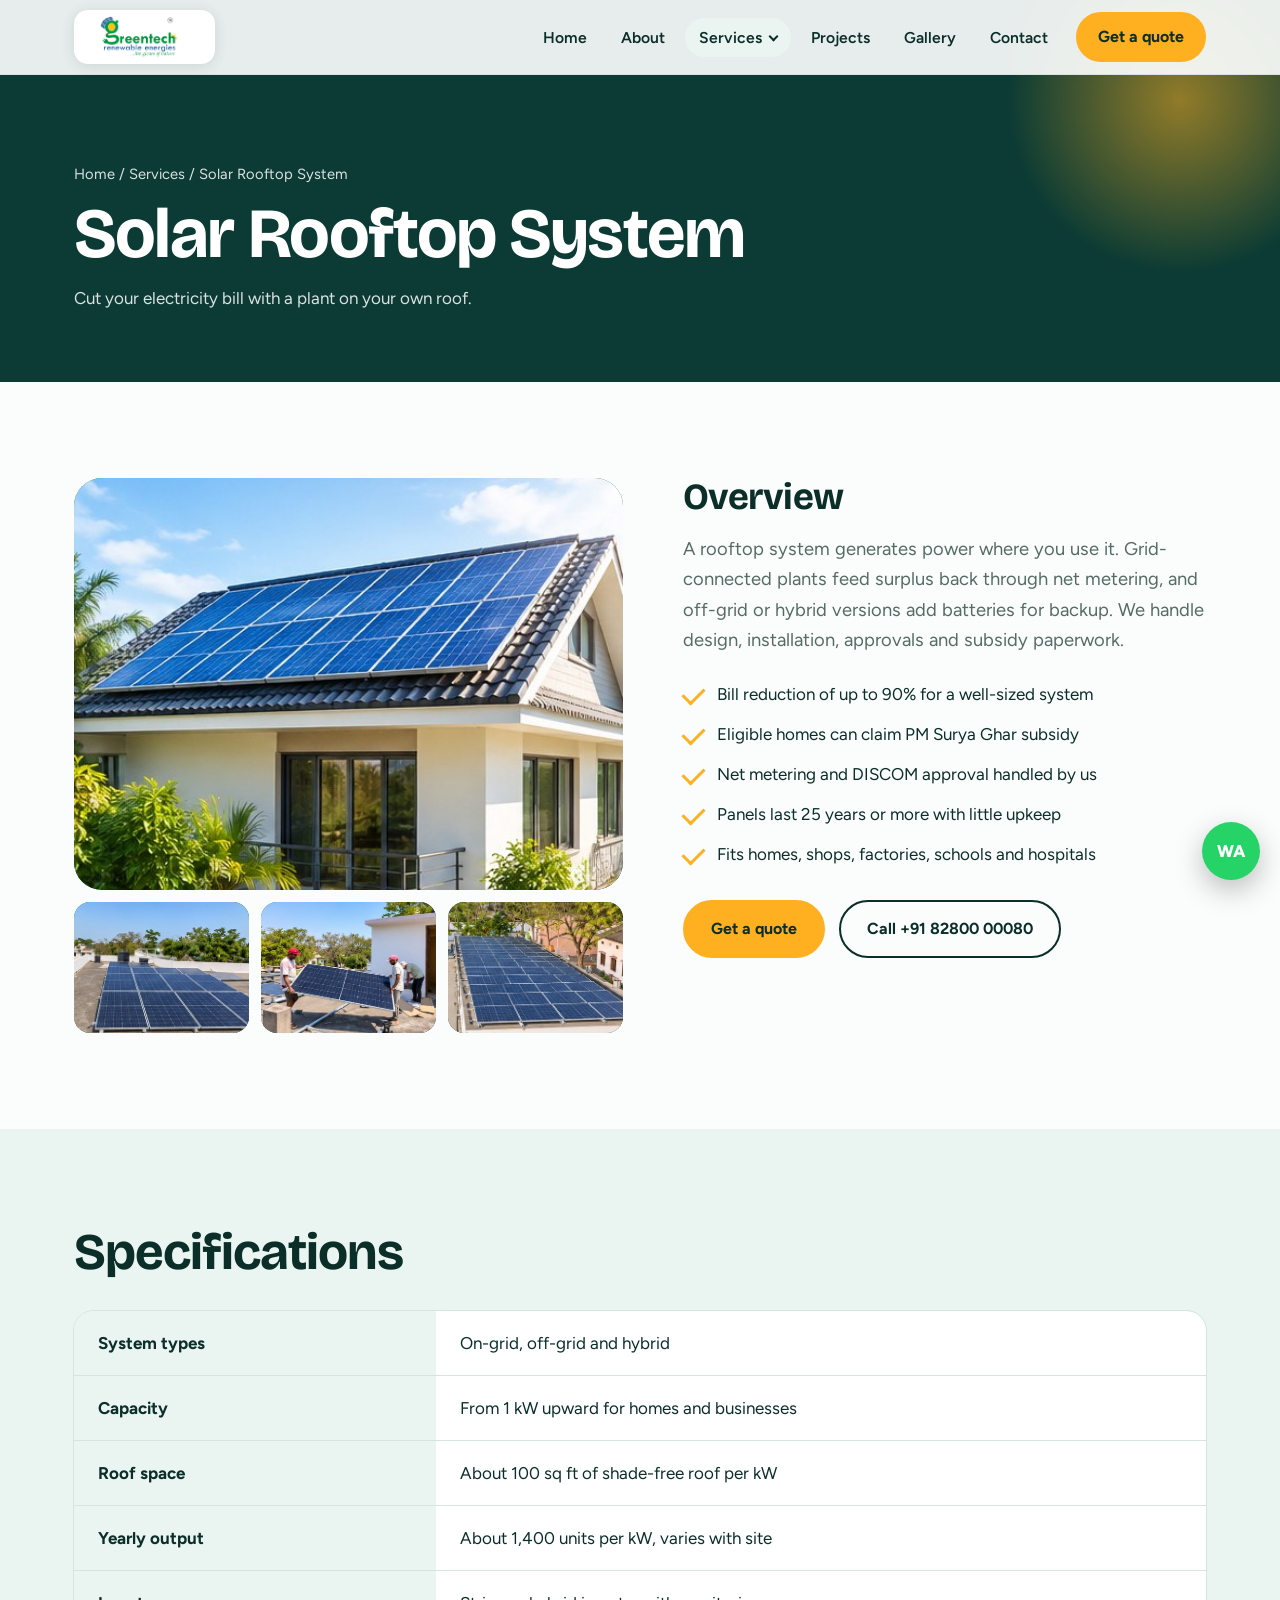
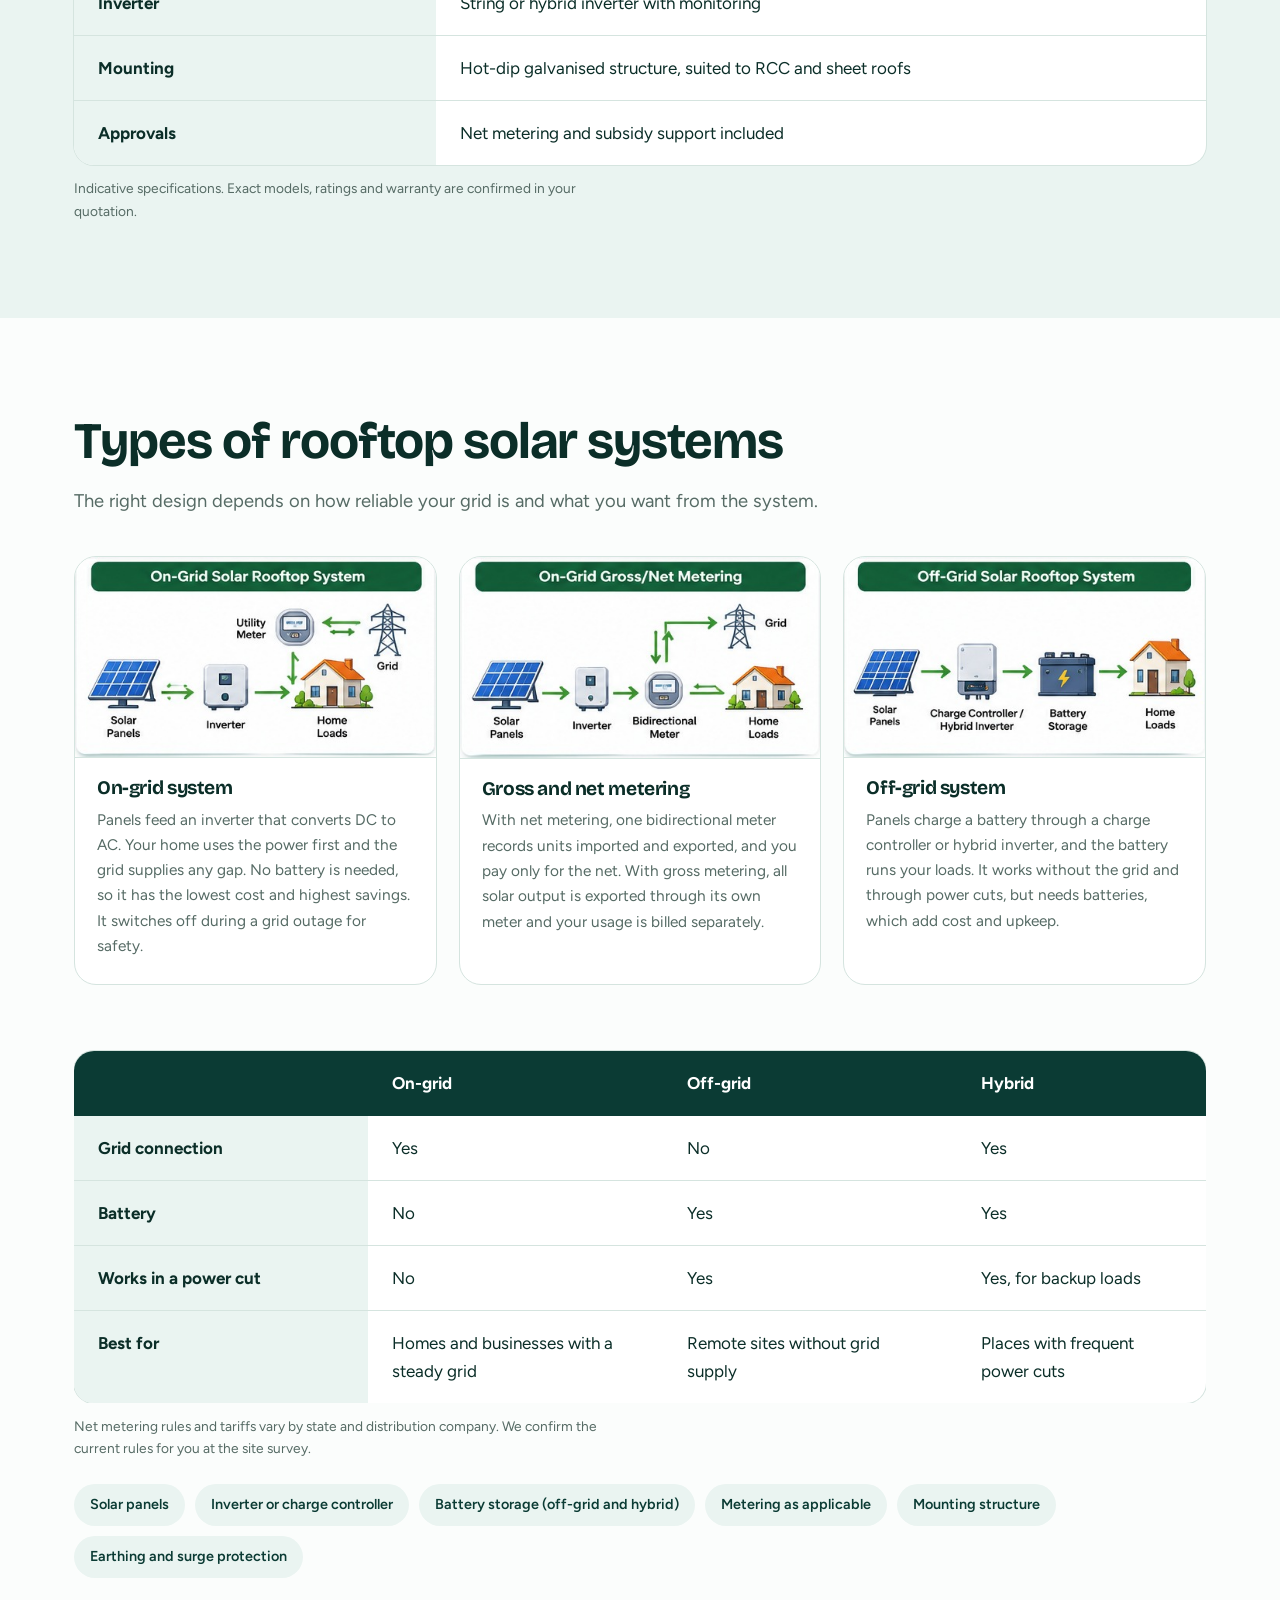
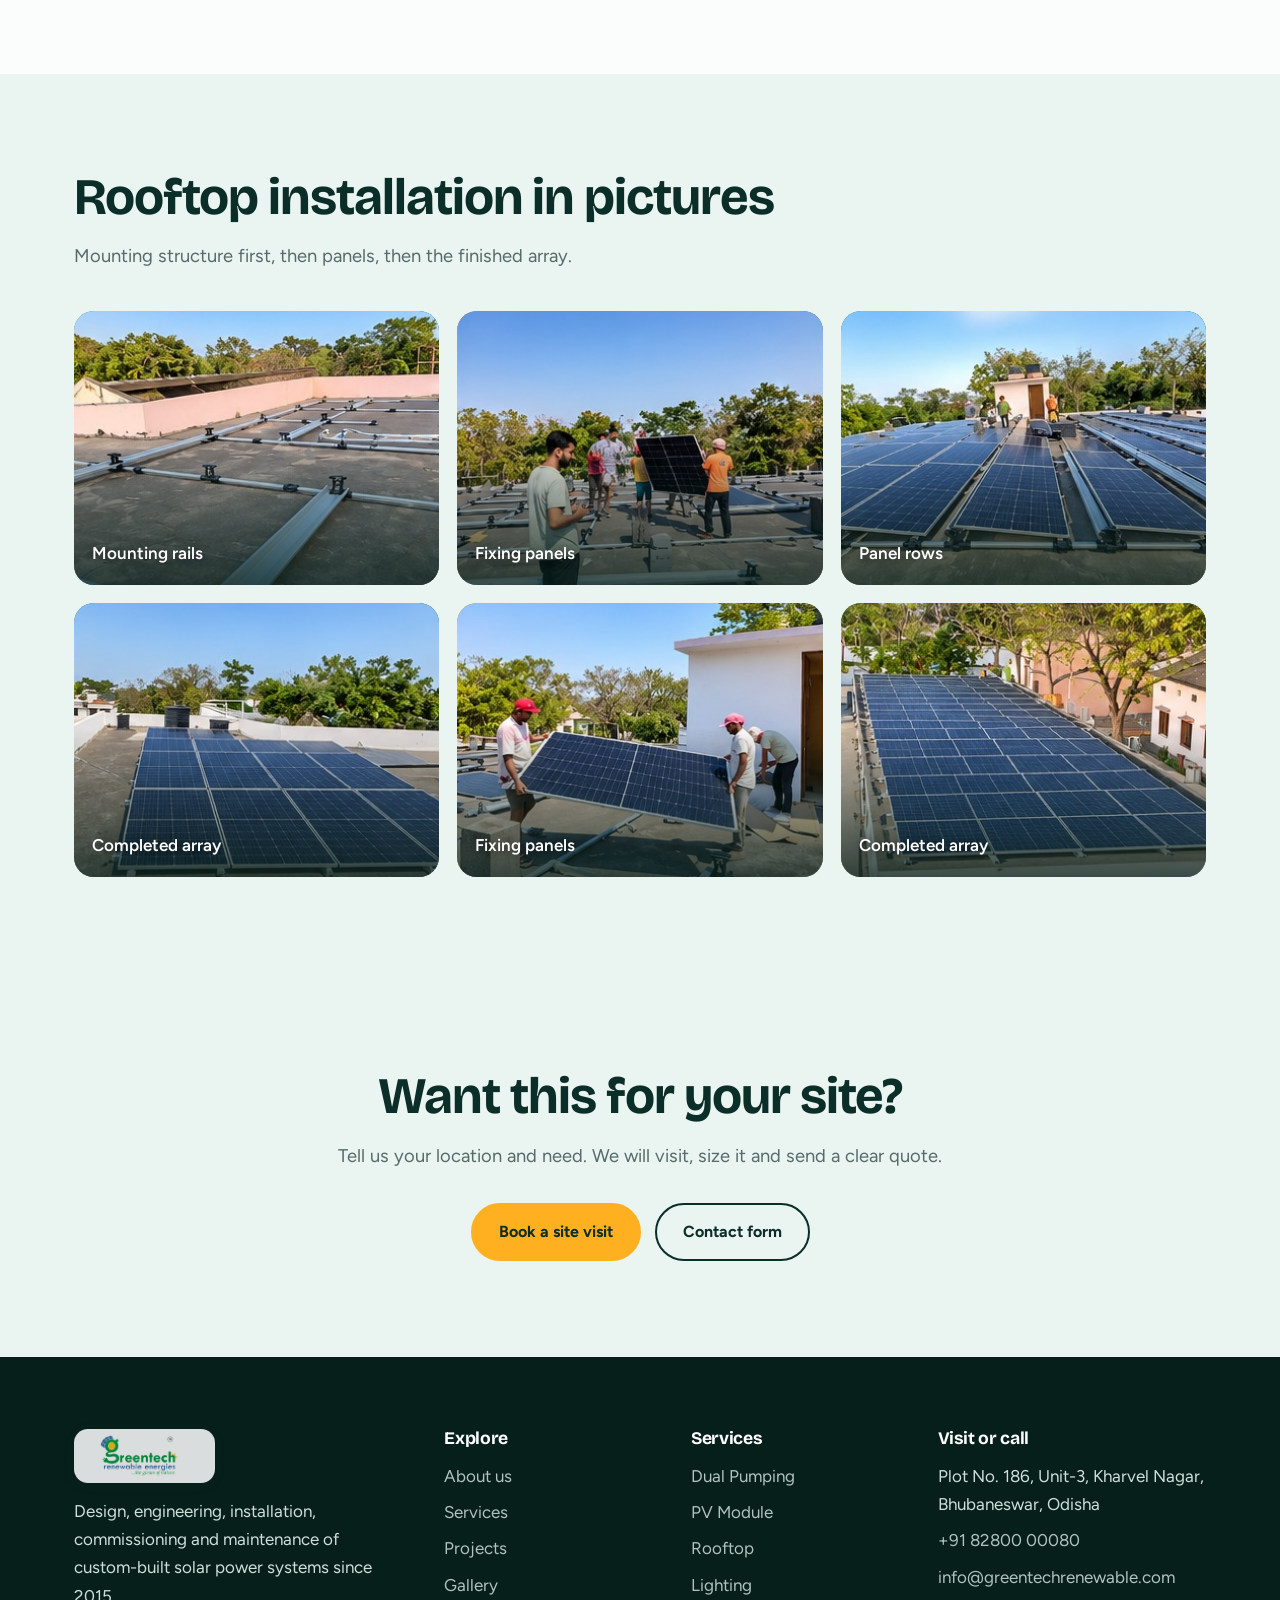
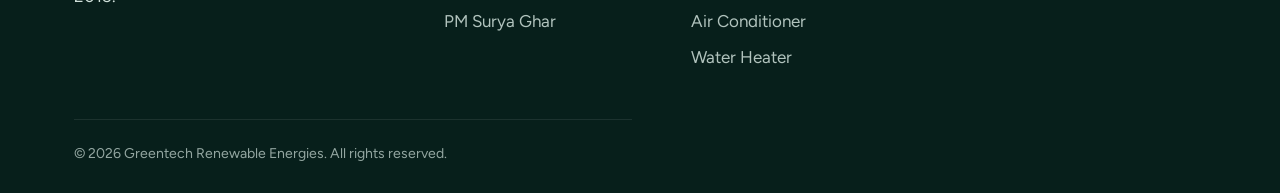
<file: service-rooftop.html>
<!doctype html><html lang="en"><head><meta charset="utf-8"><meta name="viewport" content="width=device-width,initial-scale=1">
<title>Solar Rooftop System | Greentech Renewable Energies</title><meta name="description" content="A rooftop system generates power where you use it. Grid-connected plants feed surplus back through net metering, and off-grid or hybrid versions add b">
<link rel="preconnect" href="https://fonts.googleapis.com"><link rel="preconnect" href="https://fonts.gstatic.com" crossorigin>
<link href="https://fonts.googleapis.com/css2?family=Bricolage+Grotesque:opsz,wght@12..96,500;12..96,700&family=Figtree:wght@400;500;600;700;800&display=swap" rel="stylesheet">
<link rel="icon" href="images/logo.png"><link rel="stylesheet" href="assets/style.css"></head><body class="inner"><header><div class="wrap bar"><a class="logo" href="index.html"><img src="images/logo.png" alt="Greentech Renewable Energies, the gleam of nature" width="150" height="55"></a>
<button class="burger" aria-label="Menu" aria-expanded="false"><span></span><span></span></button>
<nav><ul><li><a href="index.html">Home</a></li><li><a href="about.html">About</a></li><li class="has-sub"><a href="services.html" class=on>Services<i class="cv"></i></a><div class="mega"><div class="wrap"><h3>Our solar solutions</h3><div class="mg"><a href="service-pumping.html"><img src="images/pumping.jpg" alt="" width="52" height="52" loading="lazy"><span>Solar Dual Pumping System<small>Water for farms and villages</small></span></a><a href="service-pv.html"><img src="images/pv.jpg" alt="" width="52" height="52" loading="lazy"><span>Solar PV Module<small>High-efficiency panels</small></span></a><a href="service-rooftop.html"><img src="images/rooftop.jpg" alt="" width="52" height="52" loading="lazy"><span>Solar Rooftop System<small>Cut your electricity bill</small></span></a><a href="service-lighting.html"><img src="images/lighting.jpg" alt="" width="52" height="52" loading="lazy"><span>Solar Lighting System<small>Street, garden and home lights</small></span></a><a href="service-ac.html"><img src="images/ac.jpg" alt="" width="52" height="52" loading="lazy"><span>Solar Air Conditioner<small>Cooling powered by the sun</small></span></a><a href="service-heater.html"><img src="images/heater.jpg" alt="" width="52" height="52" loading="lazy"><span>Solar Water Heater<small>Hot water, all year round</small></span></a></div><a class="all" href="services.html">View all services →</a></div></div></li><li><a href="projects.html">Projects</a></li><li><a href="gallery.html">Gallery</a></li><li><a href="contact.html">Contact</a></li><li><a class="btn" href="https://wa.me/918280000080?text=Hello%20I%20want%20to%20know%20about%20solar%20services">Get a quote</a></li></ul></nav></div></header><section class="pagehead"><div class="wrap"><p class="crumb"><a href="index.html">Home</a> / <a href="services.html">Services</a> / Solar Rooftop System</p><h1>Solar Rooftop System</h1><p>Cut your electricity bill with a plant on your own roof.</p></div></section>
<section class="sec"><div class="wrap sd"><div><div class="art"><img src="images/rooftop.jpg" alt="Solar Rooftop System" onerror="this.remove()">Ro</div><div class="thumbs"><div class="art"><img src="images/rooftop-1.jpg" alt="Solar Rooftop System photo 1" onerror="this.remove()">1</div><div class="art"><img src="images/rooftop-2.jpg" alt="Solar Rooftop System photo 2" onerror="this.remove()">2</div><div class="art"><img src="images/rooftop-3.jpg" alt="Solar Rooftop System photo 3" onerror="this.remove()">3</div></div></div>
<div><h2 style="font-size:2.3rem">Overview</h2><p class="lead">A rooftop system generates power where you use it. Grid-connected plants feed surplus back through net metering, and off-grid or hybrid versions add batteries for backup. We handle design, installation, approvals and subsidy paperwork.</p><ul class="ticks" style="color:var(--ink)"><li>Bill reduction of up to 90% for a well-sized system</li><li>Eligible homes can claim PM Surya Ghar subsidy</li><li>Net metering and DISCOM approval handled by us</li><li>Panels last 25 years or more with little upkeep</li><li>Fits homes, shops, factories, schools and hospitals</li></ul><div class="cta"><a class="btn" href="https://wa.me/918280000080?text=Hello,%20I%20want%20a%20quote%20for%20Solar%20Rooftop%20System">Get a quote</a><a class="btn ghost" href="tel:+918280000080" style="color:var(--ink)">Call +91 82800 00080</a></div></div></div></section>
<section class="sec alt"><div class="wrap"><h2>Specifications</h2><table class="spec"><tr><th>System types</th><td>On-grid, off-grid and hybrid</td></tr><tr><th>Capacity</th><td>From 1 kW upward for homes and businesses</td></tr><tr><th>Roof space</th><td>About 100 sq ft of shade-free roof per kW</td></tr><tr><th>Yearly output</th><td>About 1,400 units per kW, varies with site</td></tr><tr><th>Inverter</th><td>String or hybrid inverter with monitoring</td></tr><tr><th>Mounting</th><td>Hot-dip galvanised structure, suited to RCC and sheet roofs</td></tr><tr><th>Approvals</th><td>Net metering and subsidy support included</td></tr></table><p class="sn">Indicative specifications. Exact models, ratings and warranty are confirmed in your quotation.</p></div></section><section class="sec"><div class="wrap"><h2>Types of rooftop solar systems</h2><p class="lead">The right design depends on how reliable your grid is and what you want from the system.</p>
<div class="types"><figure><img src="images/rooftop-ongrid.jpg" alt="Diagram of an on-grid rooftop system: solar panels, inverter, home loads, utility meter and grid" width="466" height="258" loading="lazy"><figcaption><h3>On-grid system</h3><p>Panels feed an inverter that converts DC to AC. Your home uses the power first and the grid supplies any gap. No battery is needed, so it has the lowest cost and highest savings. It switches off during a grid outage for safety.</p></figcaption></figure><figure><img src="images/rooftop-net.jpg" alt="Diagram of on-grid gross and net metering: solar panels, inverter, bidirectional meter, home loads and grid" width="466" height="258" loading="lazy"><figcaption><h3>Gross and net metering</h3><p>With net metering, one bidirectional meter records units imported and exported, and you pay only for the net. With gross metering, all solar output is exported through its own meter and your usage is billed separately.</p></figcaption></figure><figure><img src="images/rooftop-offgrid.jpg" alt="Diagram of an off-grid rooftop system: solar panels, charge controller or hybrid inverter, battery storage and home loads" width="466" height="258" loading="lazy"><figcaption><h3>Off-grid system</h3><p>Panels charge a battery through a charge controller or hybrid inverter, and the battery runs your loads. It works without the grid and through power cuts, but needs batteries, which add cost and upkeep.</p></figcaption></figure></div>
<div class="tw"><table class="spec cmp"><thead><tr><th></th><th>On-grid</th><th>Off-grid</th><th>Hybrid</th></tr></thead><tbody><tr><th>Grid connection</th><td>Yes</td><td>No</td><td>Yes</td></tr><tr><th>Battery</th><td>No</td><td>Yes</td><td>Yes</td></tr><tr><th>Works in a power cut</th><td>No</td><td>Yes</td><td>Yes, for backup loads</td></tr><tr><th>Best for</th><td>Homes and businesses with a steady grid</td><td>Remote sites without grid supply</td><td>Places with frequent power cuts</td></tr></tbody></table></div>
<p class="sn">Net metering rules and tariffs vary by state and distribution company. We confirm the current rules for you at the site survey.</p>
<div class="notes"><span>Solar panels</span><span>Inverter or charge controller</span><span>Battery storage (off-grid and hybrid)</span><span>Metering as applicable</span><span>Mounting structure</span><span>Earthing and surge protection</span></div></div></section>
<section class="sec alt"><div class="wrap"><h2>Rooftop installation in pictures</h2><p class="lead">Mounting structure first, then panels, then the finished array.</p><div class="tiles"><div class="tile"><img src="images/rooftop-install-1.jpg" alt="Mounting rails" loading="lazy"><span>Mounting rails</span></div><div class="tile"><img src="images/rooftop-install-4.jpg" alt="Fixing panels" loading="lazy"><span>Fixing panels</span></div><div class="tile"><img src="images/rooftop-install-5.jpg" alt="Panel rows" loading="lazy"><span>Panel rows</span></div><div class="tile"><img src="images/rooftop-install-8.jpg" alt="Completed array" loading="lazy"><span>Completed array</span></div><div class="tile"><img src="images/rooftop-install-11.jpg" alt="Fixing panels" loading="lazy"><span>Fixing panels</span></div><div class="tile"><img src="images/rooftop-install-12.jpg" alt="Completed array" loading="lazy"><span>Completed array</span></div></div></div></section>


<section class="sec alt"><div class="wrap" style="text-align:center"><h2>Want this for your site?</h2><p class="lead" style="margin:16px auto 30px">Tell us your location and need. We will visit, size it and send a clear quote.</p><div class="cta" style="justify-content:center"><a class="btn" href="https://wa.me/918280000080?text=Hello,%20please%20arrange%20a%20site%20visit%20for%20Solar%20Rooftop%20System">Book a site visit</a><a class="btn ghost" href="contact.html" style="color:var(--ink)">Contact form</a></div></div></section><footer><div class="wrap"><div class="g"><div><a class="logo" href="index.html"><img src="images/logo.png" alt="Greentech Renewable Energies, the gleam of nature" width="150" height="55"></a><p style="margin-top:14px">Design, engineering, installation, commissioning and maintenance of custom-built solar power systems since 2015.</p></div>
<div><h3>Explore</h3><ul><li><a href="about.html">About us</a></li><li><a href="services.html">Services</a></li><li><a href="projects.html">Projects</a></li><li><a href="gallery.html">Gallery</a></li><li><a href="pm-surya-ghar.html">PM Surya Ghar</a></li></ul></div>
<div><h3>Services</h3><ul><li><a href="service-pumping.html">Dual Pumping</a></li><li><a href="service-pv.html">PV Module</a></li><li><a href="service-rooftop.html">Rooftop</a></li><li><a href="service-lighting.html">Lighting</a></li><li><a href="service-ac.html">Air Conditioner</a></li><li><a href="service-heater.html">Water Heater</a></li></ul></div>
<div><h3>Visit or call</h3><ul><li>Plot No. 186, Unit-3, Kharvel Nagar, Bhubaneswar, Odisha</li><li><a href="tel:+918280000080">+91 82800 00080</a></li><li><a href="mailto:info@greentechrenewable.com">info@greentechrenewable.com</a></li></ul></div></div>
<p class="copy">© <span class="yr"></span> Greentech Renewable Energies. All rights reserved.</p></div></footer>
<a class="wa" href="https://wa.me/918280000080?text=Hello%20I%20want%20to%20know%20about%20solar%20services" aria-label="Chat on WhatsApp">WA</a><script src="assets/main.js"></script></body></html>
</file>
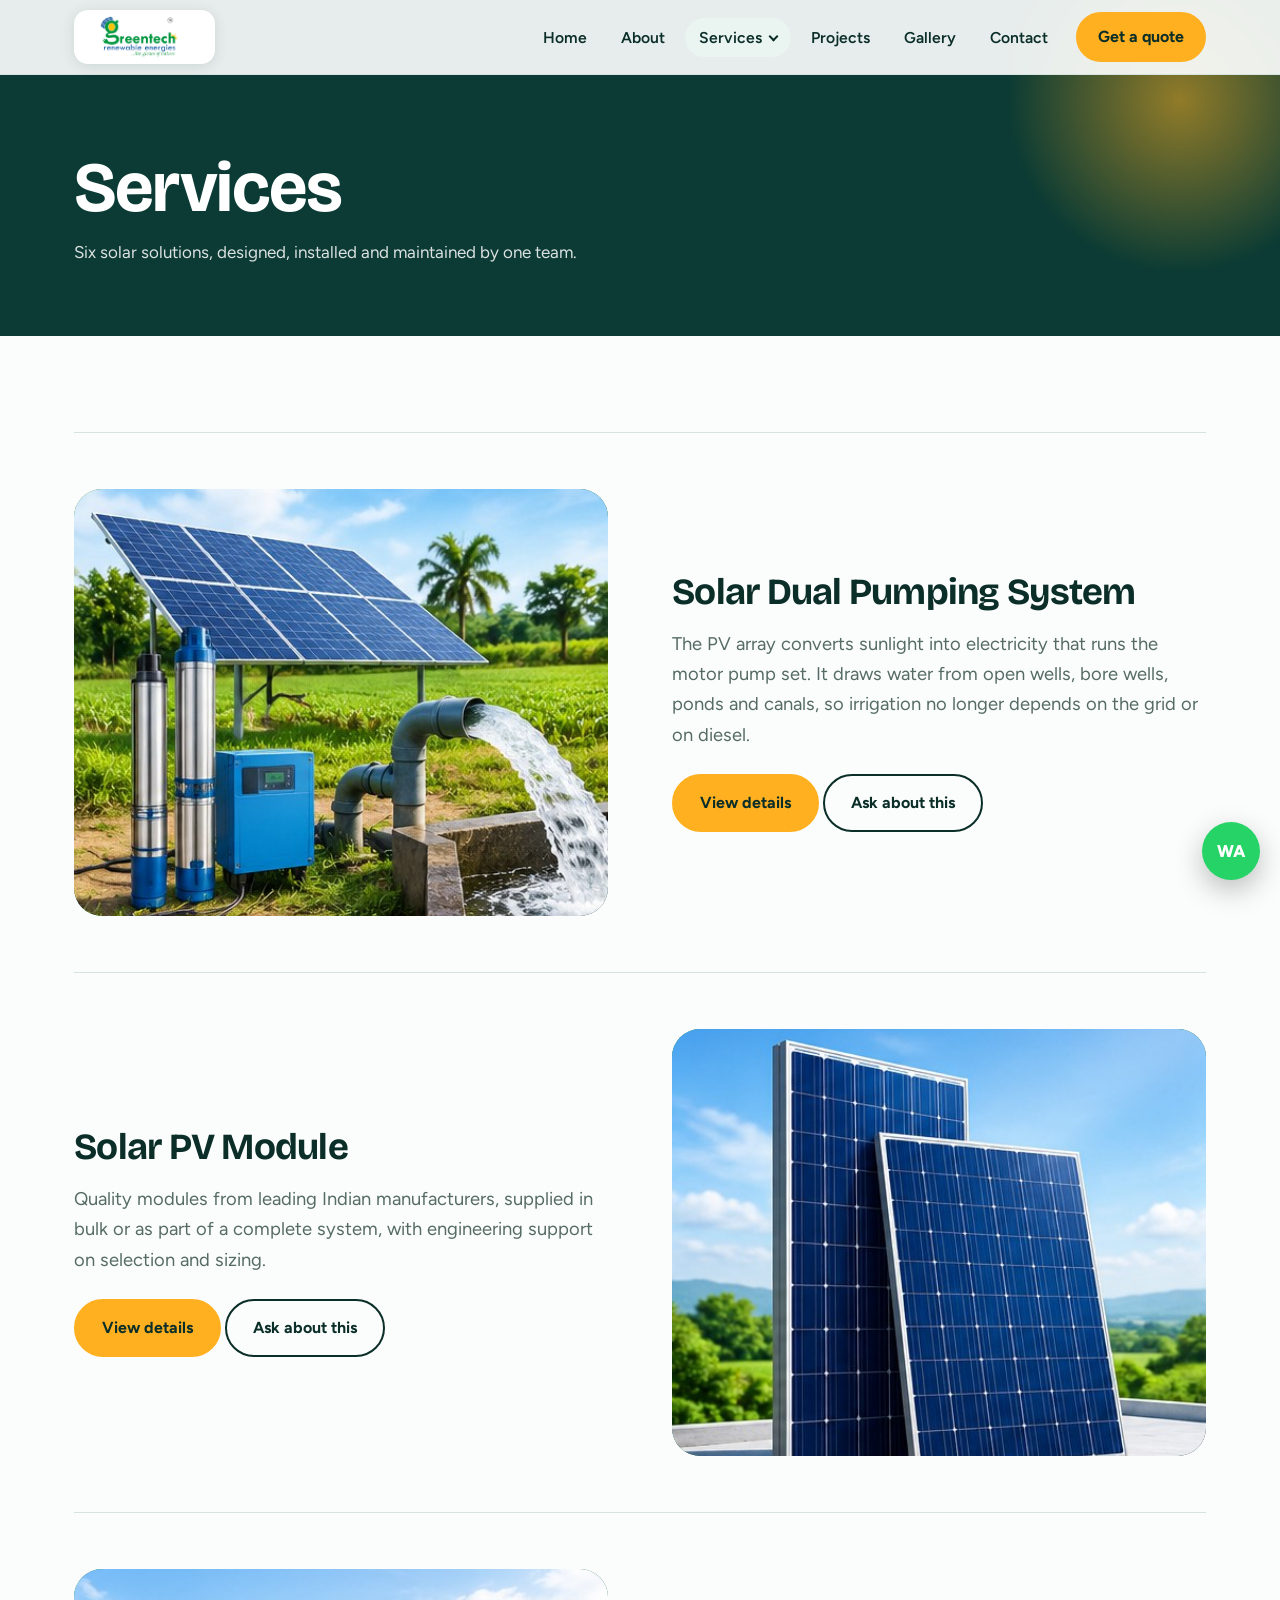
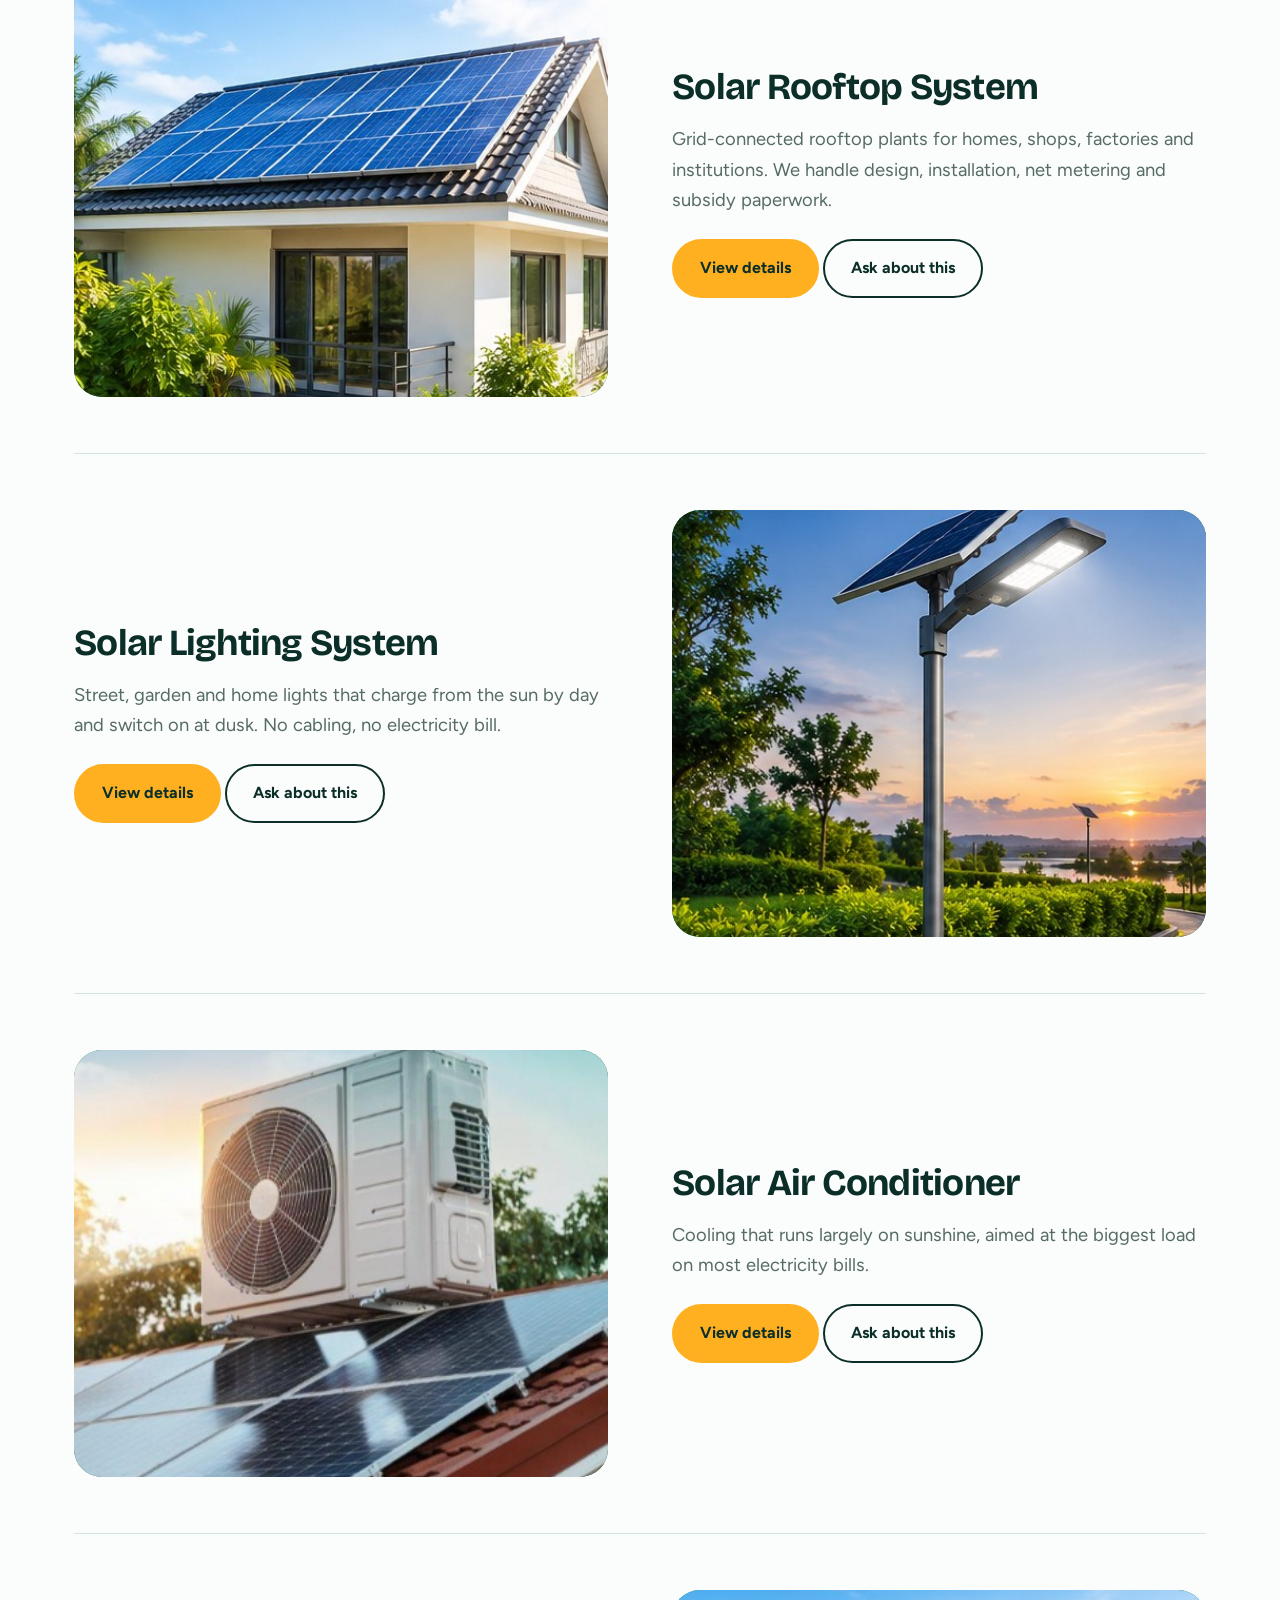
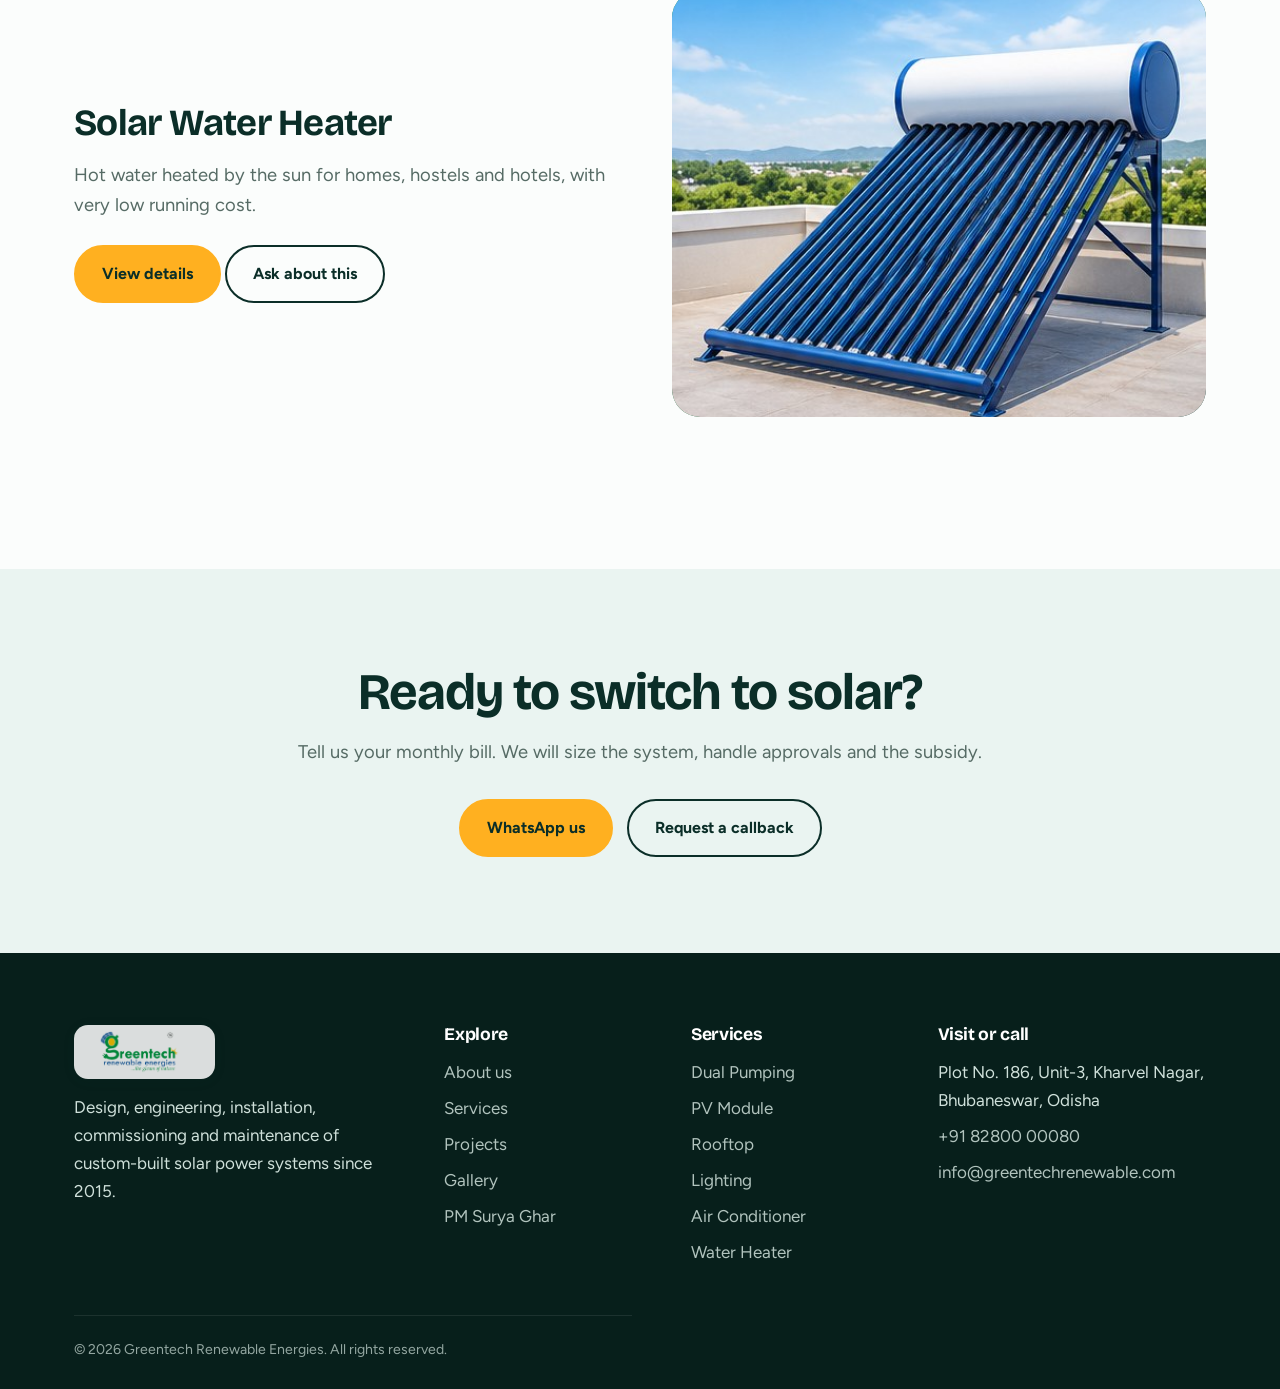
<file: services.html>
<!doctype html><html lang="en"><head><meta charset="utf-8"><meta name="viewport" content="width=device-width,initial-scale=1">
<title>Solar Services | Greentech Renewable Energies</title><meta name="description" content="Solar dual pumping, PV modules, rooftop systems, lighting, solar air conditioners and water heaters.">
<link rel="preconnect" href="https://fonts.googleapis.com"><link rel="preconnect" href="https://fonts.gstatic.com" crossorigin>
<link href="https://fonts.googleapis.com/css2?family=Bricolage+Grotesque:opsz,wght@12..96,500;12..96,700&family=Figtree:wght@400;500;600;700;800&display=swap" rel="stylesheet">
<link rel="icon" href="images/logo.png"><link rel="stylesheet" href="assets/style.css"></head><body class="inner"><header><div class="wrap bar"><a class="logo" href="index.html"><img src="images/logo.png" alt="Greentech Renewable Energies, the gleam of nature" width="150" height="55"></a>
<button class="burger" aria-label="Menu" aria-expanded="false"><span></span><span></span></button>
<nav><ul><li><a href="index.html">Home</a></li><li><a href="about.html">About</a></li><li class="has-sub"><a href="services.html" class=on>Services<i class="cv"></i></a><div class="mega"><div class="wrap"><h3>Our solar solutions</h3><div class="mg"><a href="service-pumping.html"><img src="images/pumping.jpg" alt="" width="52" height="52" loading="lazy"><span>Solar Dual Pumping System<small>Water for farms and villages</small></span></a><a href="service-pv.html"><img src="images/pv.jpg" alt="" width="52" height="52" loading="lazy"><span>Solar PV Module<small>High-efficiency panels</small></span></a><a href="service-rooftop.html"><img src="images/rooftop.jpg" alt="" width="52" height="52" loading="lazy"><span>Solar Rooftop System<small>Cut your electricity bill</small></span></a><a href="service-lighting.html"><img src="images/lighting.jpg" alt="" width="52" height="52" loading="lazy"><span>Solar Lighting System<small>Street, garden and home lights</small></span></a><a href="service-ac.html"><img src="images/ac.jpg" alt="" width="52" height="52" loading="lazy"><span>Solar Air Conditioner<small>Cooling powered by the sun</small></span></a><a href="service-heater.html"><img src="images/heater.jpg" alt="" width="52" height="52" loading="lazy"><span>Solar Water Heater<small>Hot water, all year round</small></span></a></div><a class="all" href="services.html">View all services →</a></div></div></li><li><a href="projects.html">Projects</a></li><li><a href="gallery.html">Gallery</a></li><li><a href="contact.html">Contact</a></li><li><a class="btn" href="https://wa.me/918280000080?text=Hello%20I%20want%20to%20know%20about%20solar%20services">Get a quote</a></li></ul></nav></div></header><section class="pagehead"><div class="wrap"><h1>Services</h1><p>Six solar solutions, designed, installed and maintained by one team.</p></div></section><section class="sec"><div class="wrap"><div class="svc" id="pumping"><div class="art"><img src="images/pumping.jpg" alt="Solar Dual Pumping System" onerror="this.remove()">Du</div><div><h2 style="font-size:2.3rem">Solar Dual Pumping System</h2><p class="lead">The PV array converts sunlight into electricity that runs the motor pump set. It draws water from open wells, bore wells, ponds and canals, so irrigation no longer depends on the grid or on diesel.</p><p style="margin-top:24px"><a class="btn" href="service-pumping.html">View details</a> <a class="btn ghost" style="color:var(--ink)" href="https://wa.me/918280000080?text=Hello%20I%20want%20to%20know%20about%20%20Solar%20Dual%20Pumping%20System">Ask about this</a></p></div></div><div class="svc" id="pv"><div class="art"><img src="images/pv.jpg" alt="Solar PV Module" onerror="this.remove()">PV</div><div><h2 style="font-size:2.3rem">Solar PV Module</h2><p class="lead">Quality modules from leading Indian manufacturers, supplied in bulk or as part of a complete system, with engineering support on selection and sizing.</p><p style="margin-top:24px"><a class="btn" href="service-pv.html">View details</a> <a class="btn ghost" style="color:var(--ink)" href="https://wa.me/918280000080?text=Hello%20I%20want%20to%20know%20about%20%20Solar%20PV%20Module">Ask about this</a></p></div></div><div class="svc" id="rooftop"><div class="art"><img src="images/rooftop.jpg" alt="Solar Rooftop System" onerror="this.remove()">Ro</div><div><h2 style="font-size:2.3rem">Solar Rooftop System</h2><p class="lead">Grid-connected rooftop plants for homes, shops, factories and institutions. We handle design, installation, net metering and subsidy paperwork.</p><p style="margin-top:24px"><a class="btn" href="service-rooftop.html">View details</a> <a class="btn ghost" style="color:var(--ink)" href="https://wa.me/918280000080?text=Hello%20I%20want%20to%20know%20about%20%20Solar%20Rooftop%20System">Ask about this</a></p></div></div><div class="svc" id="lighting"><div class="art"><img src="images/lighting.jpg" alt="Solar Lighting System" onerror="this.remove()">Li</div><div><h2 style="font-size:2.3rem">Solar Lighting System</h2><p class="lead">Street, garden and home lights that charge from the sun by day and switch on at dusk. No cabling, no electricity bill.</p><p style="margin-top:24px"><a class="btn" href="service-lighting.html">View details</a> <a class="btn ghost" style="color:var(--ink)" href="https://wa.me/918280000080?text=Hello%20I%20want%20to%20know%20about%20%20Solar%20Lighting%20System">Ask about this</a></p></div></div><div class="svc" id="ac"><div class="art"><img src="images/ac.jpg" alt="Solar Air Conditioner" onerror="this.remove()">Ai</div><div><h2 style="font-size:2.3rem">Solar Air Conditioner</h2><p class="lead">Cooling that runs largely on sunshine, aimed at the biggest load on most electricity bills.</p><p style="margin-top:24px"><a class="btn" href="service-ac.html">View details</a> <a class="btn ghost" style="color:var(--ink)" href="https://wa.me/918280000080?text=Hello%20I%20want%20to%20know%20about%20%20Solar%20Air%20Conditioner">Ask about this</a></p></div></div><div class="svc" id="heater"><div class="art"><img src="images/heater.jpg" alt="Solar Water Heater" onerror="this.remove()">Wa</div><div><h2 style="font-size:2.3rem">Solar Water Heater</h2><p class="lead">Hot water heated by the sun for homes, hostels and hotels, with very low running cost.</p><p style="margin-top:24px"><a class="btn" href="service-heater.html">View details</a> <a class="btn ghost" style="color:var(--ink)" href="https://wa.me/918280000080?text=Hello%20I%20want%20to%20know%20about%20%20Solar%20Water%20Heater">Ask about this</a></p></div></div></div></section><section class="sec alt"><div class="wrap" style="text-align:center"><h2>Ready to switch to solar?</h2><p class="lead" style="margin:16px auto 30px">Tell us your monthly bill. We will size the system, handle approvals and the subsidy.</p><div class="cta" style="justify-content:center"><a class="btn" href="https://wa.me/918280000080?text=Hello%20I%20want%20to%20know%20about%20solar%20services">WhatsApp us</a><a class="btn ghost" href="contact.html">Request a callback</a></div></div></section><footer><div class="wrap"><div class="g"><div><a class="logo" href="index.html"><img src="images/logo.png" alt="Greentech Renewable Energies, the gleam of nature" width="150" height="55"></a><p style="margin-top:14px">Design, engineering, installation, commissioning and maintenance of custom-built solar power systems since 2015.</p></div>
<div><h3>Explore</h3><ul><li><a href="about.html">About us</a></li><li><a href="services.html">Services</a></li><li><a href="projects.html">Projects</a></li><li><a href="gallery.html">Gallery</a></li><li><a href="pm-surya-ghar.html">PM Surya Ghar</a></li></ul></div>
<div><h3>Services</h3><ul><li><a href="service-pumping.html">Dual Pumping</a></li><li><a href="service-pv.html">PV Module</a></li><li><a href="service-rooftop.html">Rooftop</a></li><li><a href="service-lighting.html">Lighting</a></li><li><a href="service-ac.html">Air Conditioner</a></li><li><a href="service-heater.html">Water Heater</a></li></ul></div>
<div><h3>Visit or call</h3><ul><li>Plot No. 186, Unit-3, Kharvel Nagar, Bhubaneswar, Odisha</li><li><a href="tel:+918280000080">+91 82800 00080</a></li><li><a href="mailto:info@greentechrenewable.com">info@greentechrenewable.com</a></li></ul></div></div>
<p class="copy">© <span class="yr"></span> Greentech Renewable Energies. All rights reserved.</p></div></footer>
<a class="wa" href="https://wa.me/918280000080?text=Hello%20I%20want%20to%20know%20about%20solar%20services" aria-label="Chat on WhatsApp">WA</a><script src="assets/main.js"></script></body></html>
</file>
<file: assets/style.css>
:root{--ink:#0B2E28;--deep:#0B3B34;--leaf:#1E8E3E;--sun:#FFB020;--sky:#EAF4F1;--paper:#FBFDFC;--mute:#566B65;--line:#D5E4DF}
*{box-sizing:border-box;margin:0}html{scroll-behavior:smooth}
body{font:17px/1.65 Figtree,system-ui,sans-serif;color:var(--ink);background:var(--paper)}
h1,h2,h3{font-family:'Bricolage Grotesque',Figtree,sans-serif;line-height:1.08;letter-spacing:-.02em}
h2{font-size:clamp(2rem,4.2vw,3.2rem)}h3{font-size:1.35rem}p{max-width:62ch}a{color:inherit}
.wrap{max-width:1180px;margin:auto;padding:0 24px}.sec{padding:96px 0}.sec.alt{background:var(--sky)}
.lead{color:var(--mute);font-size:1.15rem;margin-top:16px}
:focus-visible{outline:3px solid var(--sun);outline-offset:3px}
.btn{display:inline-block;background:var(--sun);color:var(--ink);font-weight:700;padding:14px 26px;border-radius:99px;text-decoration:none;border:2px solid var(--sun);transition:transform .2s,box-shadow .2s;cursor:pointer;font-size:1rem}
.btn:hover{transform:translateY(-2px);box-shadow:0 10px 24px rgba(255,176,32,.4)}
.btn.ghost{background:transparent;border-color:currentColor;color:inherit}.btn.ghost:hover{box-shadow:none;background:rgba(255,255,255,.12)}
/* header */
header{position:fixed;inset:0 0 auto;z-index:50;transition:background .3s,box-shadow .3s}
header.solid,body.inner header{background:rgba(251,253,252,.92);backdrop-filter:blur(12px);box-shadow:0 1px 0 var(--line)}
.bar{display:flex;align-items:center;justify-content:space-between;height:74px}
.logo{display:flex;align-items:center;gap:10px;text-decoration:none;font:700 1.15rem 'Bricolage Grotesque',sans-serif;line-height:1.1}
.logo small{display:block;font:500 .72rem Figtree,system-ui,sans-serif;color:var(--mute);letter-spacing:.02em}
nav ul{list-style:none;padding:0;display:flex;gap:6px;align-items:center}
nav a{text-decoration:none;padding:10px 14px;border-radius:99px;font-weight:600;font-size:.98rem}
nav a:hover,nav a.on{background:var(--sky)}nav .btn{padding:10px 20px;margin-left:8px}nav .btn:hover{background:var(--sun)}
.has-sub{position:relative}.sub{position:absolute;top:100%;left:0;background:#fff;border-radius:16px;padding:8px!important;flex-direction:column;align-items:stretch!important;min-width:260px;box-shadow:0 20px 50px rgba(11,46,40,.18);opacity:0;visibility:hidden;transform:translateY(8px);transition:.2s}
.has-sub:hover .sub,.has-sub:focus-within .sub{opacity:1;visibility:visible;transform:none}.sub a{display:block;border-radius:10px}
.burger{display:none;background:none;border:0;width:44px;height:44px;cursor:pointer}.burger span{display:block;height:2px;background:var(--ink);margin:7px 10px;transition:.25s}
/* hero: the sun tracks your scroll */
.hero{position:relative;min-height:100svh;overflow:hidden;display:flex;align-items:center;padding-top:74px}
.sky,.sky::before,.sky::after{position:absolute;inset:0}
.sky{background:#FFE7C2}.sky::before{content:"";background:linear-gradient(180deg,#FFC48A,#FFE9C9 60%,#FFF6E4);opacity:calc(1 - var(--p,0))}
.sky::after{content:"";background:linear-gradient(180deg,#9FD3F0,#D7EEF6 62%,#F1F8F4);opacity:var(--p,0)}
.sun{position:absolute;left:calc(8% + var(--p,0)*80%);top:calc(60% - var(--lift,0)*1%);width:clamp(130px,17vw,230px);aspect-ratio:1;translate:-50% -50%;border-radius:50%;background:radial-gradient(circle,#FFF6CF 0 34%,#FFB020 70%);box-shadow:0 0 110px 50px rgba(255,176,32,.4)}
.sun::before{content:"";position:absolute;inset:-70%;border-radius:50%;background:repeating-conic-gradient(rgba(255,176,32,.3) 0 3deg,transparent 3deg 14deg);-webkit-mask:radial-gradient(circle,#000 18%,transparent 66%);mask:radial-gradient(circle,#000 18%,transparent 66%);animation:spin 80s linear infinite}
@keyframes spin{to{transform:rotate(360deg)}}
.hills{position:absolute;bottom:-1px;width:100%;height:30%;min-height:150px}
.hero .wrap{position:relative;z-index:2}.hero h1{font-size:clamp(2.7rem,7vw,5.6rem);max-width:12.5ch;color:var(--deep)}
.hero p.lead{color:#2E4B44;max-width:46ch;font-size:1.25rem}.cta{display:flex;gap:14px;flex-wrap:wrap;margin-top:32px}.hero .btn.ghost{color:var(--deep)}
.hint{margin-top:44px;font-size:.9rem;color:#3D5C54}
/* stats */
.stats{display:grid;grid-template-columns:repeat(4,1fr);background:var(--deep);color:#fff;margin-top:-1px}
.stats div{padding:38px 28px;border-left:1px solid rgba(255,255,255,.14)}.stats div:first-child{border:0}
.stats b{display:block;font:700 clamp(2rem,4vw,3.1rem) 'Bricolage Grotesque',Figtree,system-ui,sans-serif;color:var(--sun);line-height:1}.stats span{opacity:.8;font-size:.95rem}
/* service rows */
.rows{margin-top:48px}.rows a{display:grid;grid-template-columns:1.1fr 1.6fr 40px;gap:28px;align-items:center;padding:30px 12px;border-top:1px solid var(--line);text-decoration:none;transition:background .25s,padding .25s}
.rows a:last-child{border-bottom:1px solid var(--line)}.rows a:hover{background:var(--sky);padding-left:28px}
.rows h3{font-size:clamp(1.4rem,2.6vw,2.1rem)}.rows p{color:var(--mute)}.rows i{font-style:normal;font-size:1.6rem;color:var(--leaf)}
/* subsidy band */
.band{background:var(--deep);color:#fff}.band .grid{display:grid;grid-template-columns:1fr 1fr;gap:64px;align-items:center}
.big{font:700 clamp(3.4rem,9vw,7rem) 'Bricolage Grotesque',Figtree,system-ui,sans-serif;color:var(--sun);line-height:1;letter-spacing:-.03em}
.ticks{list-style:none;padding:0;margin:24px 0 32px;display:grid;gap:12px}.ticks li{padding-left:34px;position:relative}
.ticks li::before{content:"";position:absolute;left:0;top:.45em;width:18px;height:10px;border-left:3px solid var(--sun);border-bottom:3px solid var(--sun);rotate:-45deg}
/* calculator */
.calc{display:grid;grid-template-columns:1fr 1fr;background:#fff;border-radius:28px;overflow:hidden;box-shadow:0 30px 70px rgba(11,46,40,.14);margin-top:44px}
.calc>div{padding:44px}.calc .out{background:linear-gradient(160deg,var(--leaf),var(--deep));color:#fff}
.calc output{font:700 3rem 'Bricolage Grotesque',Figtree,system-ui,sans-serif;display:block;margin:8px 0 18px}
input[type=range]{width:100%;accent-color:var(--leaf);height:34px}
.res{display:grid;grid-template-columns:1fr 1fr;gap:6px 24px}.res b{font:700 2.1rem 'Bricolage Grotesque',Figtree,system-ui,sans-serif;color:var(--sun);display:block}.res span{font-size:.9rem;opacity:.85}
.note{font-size:.82rem;opacity:.7;margin:18px 0}
/* split + principles */
.split{display:grid;grid-template-columns:1fr 1.2fr;gap:72px;align-items:start}

/* quotes */
.quotes{display:flex;gap:22px;overflow-x:auto;scroll-snap-type:x mandatory;padding:36px 0 12px}
.quotes blockquote{flex:0 0 min(420px,85%);scroll-snap-align:start;background:#fff;border-radius:22px;padding:32px;border:1px solid var(--line)}
.quotes blockquote:nth-child(2){margin-top:28px}.quotes p{font-size:1.15rem}.quotes cite{display:block;margin-top:22px;font-style:normal;font-weight:700}.quotes cite small{display:block;font-weight:500;color:var(--mute)}
/* faq */
details{border-top:1px solid var(--line);padding:22px 0}details:last-child{border-bottom:1px solid var(--line)}
summary{font:600 1.2rem 'Bricolage Grotesque',Figtree,system-ui,sans-serif;cursor:pointer;list-style:none;display:flex;justify-content:space-between;gap:20px}
summary::after{content:"+";font-size:1.6rem;line-height:1;transition:rotate .25s;color:var(--leaf)}details[open] summary::after{rotate:45deg}details p{margin-top:12px;color:var(--mute)}
/* inner pages */
.pagehead{background:var(--deep);color:#fff;padding:150px 0 70px;position:relative;overflow:hidden}
.pagehead::after{content:"";position:absolute;right:-80px;top:-80px;width:360px;aspect-ratio:1;border-radius:50%;background:radial-gradient(circle,#FFB020 0,rgba(255,176,32,0) 68%);opacity:.55}
.pagehead h1{font-size:clamp(2.4rem,6vw,4.4rem)}.pagehead p{opacity:.85;margin-top:12px}
.svc{display:grid;grid-template-columns:1fr 1fr;gap:64px;align-items:center;padding:56px 0;border-top:1px solid var(--line)}.svc:nth-child(even) .art{order:2}
.art{aspect-ratio:5/4;border-radius:28px;background:linear-gradient(135deg,var(--leaf),var(--deep));position:relative;overflow:hidden;display:grid;place-items:center;font:700 5rem 'Bricolage Grotesque',Figtree,system-ui,sans-serif;color:rgba(255,255,255,.18)}
.art img,.tile img{position:absolute;inset:0;width:100%;height:100%;object-fit:cover}
.steps{counter-reset:s;list-style:none;padding:0;display:grid;gap:18px;margin-top:36px}
.steps li{counter-increment:s;padding:22px 24px 22px 76px;background:#fff;border:1px solid var(--line);border-radius:18px;position:relative}
.steps li::before{content:counter(s);position:absolute;left:22px;top:18px;width:38px;height:38px;border-radius:50%;background:var(--sun);display:grid;place-items:center;font-weight:800}
.tiles{display:grid;grid-template-columns:repeat(auto-fill,minmax(270px,1fr));gap:18px;margin-top:40px}
.tile{aspect-ratio:4/3;border-radius:20px;position:relative;overflow:hidden;background:linear-gradient(135deg,var(--leaf),var(--deep));color:#fff;display:flex;align-items:flex-end;padding:18px;font-weight:600}.tile:nth-child(3n+2){background:linear-gradient(135deg,#C98A0F,var(--deep))}
.tile span{position:relative;text-shadow:0 1px 8px rgba(0,0,0,.5)}
.cgrid{display:grid;grid-template-columns:1fr 1.2fr;gap:56px}.cinfo p{margin:6px 0 22px}.cinfo b{display:block}
form{display:grid;gap:16px}input,textarea,select{font:inherit;width:100%;padding:14px 16px;border:1.5px solid var(--line);border-radius:14px;background:#fff}input:focus,textarea:focus,select:focus{border-color:var(--leaf);outline:0}
.hp{position:absolute;left:-9999px}.ok{background:#DDF3E8;padding:14px 18px;border-radius:14px;display:none}
.map{border:0;width:100%;height:300px;border-radius:20px;margin-top:10px}
/* footer */
footer{background:#071F1B;color:#CFE0DA;padding:72px 0 28px}footer .g{display:grid;grid-template-columns:1.6fr 1fr 1fr 1.3fr;gap:40px}
footer h3{color:#fff;font-size:1.1rem;margin-bottom:14px}footer ul{list-style:none;padding:0;display:grid;gap:8px}footer a{text-decoration:none;opacity:.85}footer a:hover{opacity:1;color:var(--sun)}
.copy{border-top:1px solid rgba(255,255,255,.12);margin-top:48px;padding-top:22px;font-size:.88rem;opacity:.7}
.wa{position:fixed;right:20px;bottom:20px;z-index:60;background:#25D366;color:#fff;width:58px;height:58px;border-radius:50%;display:grid;place-items:center;box-shadow:0 10px 28px rgba(0,0,0,.25);text-decoration:none;font-weight:800}
@media(max-width:900px){.sec{padding:68px 0}.burger{display:block}
nav{position:fixed;inset:74px 0 auto;background:var(--paper);padding:14px 20px 28px;max-height:calc(100svh - 74px);overflow:auto;transform:translateY(-130%);transition:.3s;box-shadow:0 20px 40px rgba(0,0,0,.12)}
nav.open{transform:none}nav ul{flex-direction:column;align-items:stretch}.sub{position:static;opacity:1;visibility:visible;transform:none;box-shadow:none;padding:0 0 0 14px!important}
.stats{grid-template-columns:1fr 1fr}.band .grid,.calc,.split,.svc,.cgrid{grid-template-columns:1fr;gap:36px}.svc:nth-child(even) .art{order:0}
.rows a{grid-template-columns:1fr 30px}.rows p{grid-column:1}dl.why{grid-template-columns:1fr}footer .g{grid-template-columns:1fr 1fr}.calc>div{padding:30px}}
@media(prefers-reduced-motion:reduce){*{animation:none!important;transition:none!important;scroll-behavior:auto!important}}

.logo img{height:54px;width:auto;display:block;background:#fff;padding:4px 10px;border-radius:14px;box-shadow:0 2px 14px rgba(11,46,40,.12)}
.hgrid{display:grid;grid-template-columns:1.25fr .75fr;gap:56px;align-items:center}
.qcard{background:rgba(255,255,255,.78);backdrop-filter:blur(16px);border:1px solid #fff;border-radius:28px;padding:32px;box-shadow:0 30px 70px rgba(11,46,40,.2)}
.qcard h2{font-size:1.7rem}.qcard p{color:var(--mute);font-size:.95rem;margin:6px 0 18px}.qcard form{gap:12px}.qcard .btn{width:100%}
.bars{display:grid;gap:12px;margin-bottom:26px}.bars div{display:grid;grid-template-columns:90px 1fr auto;gap:12px;align-items:center;font-size:.9rem}
.bars i{display:block;height:16px;border-radius:99px;background:rgba(255,255,255,.28);width:100%;transition:width .5s cubic-bezier(.2,.8,.2,1)}
.bars div:last-child i{background:var(--sun)}.bars em{font-style:normal;font-weight:700;min-width:70px;text-align:right}
.flow{list-style:none;padding:0;counter-reset:f;display:grid;grid-template-columns:repeat(5,1fr);gap:24px;margin-top:48px;position:relative}
.flow::before{content:"";position:absolute;left:5%;right:5%;top:21px;height:2px;background:repeating-linear-gradient(90deg,var(--leaf) 0 8px,transparent 8px 16px)}
.flow li{counter-increment:f;position:relative;padding-top:60px}.flow li::before{content:counter(f);position:absolute;top:0;left:0;width:44px;height:44px;border-radius:50%;background:var(--sun);display:grid;place-items:center;font-weight:800;box-shadow:0 0 0 6px var(--paper)}
.flow b{display:block;font:700 1.15rem 'Bricolage Grotesque',Figtree,system-ui,sans-serif;margin-bottom:6px}.flow span{color:var(--mute);font-size:.95rem}
@media(max-width:900px){.hgrid{grid-template-columns:1fr;gap:32px;padding:30px 0}.flow{grid-template-columns:1fr}.flow::before{display:none}.logo img{height:46px}}

.chips{display:flex;flex-wrap:wrap;gap:10px;margin:26px 0}.chip{font:600 1rem Figtree,system-ui,sans-serif;padding:11px 22px;border-radius:99px;border:1.5px solid var(--line);background:#fff;cursor:pointer;transition:.2s}
.chip:hover{border-color:var(--leaf)}.chip.on{background:var(--deep);color:#fff;border-color:var(--deep)}
.szout{display:grid;grid-template-columns:repeat(4,1fr);gap:0;background:var(--deep);color:#fff;border-radius:24px;overflow:hidden}
.szout div{padding:32px 26px;border-left:1px solid rgba(255,255,255,.14)}.szout div:first-child{border:0}
.szout b{display:block;font:700 clamp(1.7rem,3.2vw,2.6rem) 'Bricolage Grotesque',Figtree,system-ui,sans-serif;color:var(--sun);line-height:1.1}.szout span{font-size:.92rem;opacity:.8}
.tile[hidden]{display:none}@media(max-width:900px){.szout{grid-template-columns:1fr 1fr}.szout div:nth-child(3){border-left:0}}

.crumb{opacity:.8;font-size:.92rem;margin-bottom:10px}.crumb a{text-decoration:none}.crumb a:hover{text-decoration:underline}
.sd{display:grid;grid-template-columns:1.05fr 1fr;gap:60px;align-items:start}.sd .art{aspect-ratio:4/3}
.thumbs{display:grid;grid-template-columns:repeat(3,1fr);gap:12px;margin-top:12px}.thumbs .art{aspect-ratio:4/3;border-radius:16px;font-size:1.6rem}
table.spec{width:100%;border-collapse:collapse;background:#fff;border-radius:20px;overflow:hidden;box-shadow:0 0 0 1px var(--line);margin-top:30px}
.spec th,.spec td{padding:18px 24px;text-align:left;border-bottom:1px solid var(--line);vertical-align:top}.spec tr:last-child *{border:0}
.spec th{width:32%;background:var(--sky);font-weight:700}.sn{font-size:.86rem;color:var(--mute);margin-top:12px}
.others{display:grid;grid-template-columns:repeat(auto-fill,minmax(240px,1fr));gap:16px;margin-top:30px}
.others a{padding:22px;border-radius:18px;border:1px solid var(--line);background:#fff;text-decoration:none;transition:.2s}.others a:hover{border-color:var(--leaf);transform:translateY(-3px)}.others b{display:block;font:700 1.1rem 'Bricolage Grotesque',Figtree,system-ui,sans-serif}.others span{font-size:.9rem;color:var(--mute)}
@media(max-width:900px){.sd{grid-template-columns:1fr;gap:34px}.spec th{width:40%}}

.sgrid{display:grid;grid-template-columns:repeat(3,1fr);gap:22px;margin-top:48px}
.scard{position:relative;display:block;aspect-ratio:1;border-radius:26px;overflow:hidden;text-decoration:none;color:#fff;box-shadow:0 18px 40px rgba(11,46,40,.14);isolation:isolate}
.scard img{position:absolute;inset:0;width:100%;height:100%;object-fit:cover;transition:transform .7s cubic-bezier(.2,.8,.2,1);z-index:-2}
.scard::before{content:"";position:absolute;inset:0;z-index:-1;background:linear-gradient(180deg,rgba(7,31,27,0) 38%,rgba(7,31,27,.88));transition:background .4s}
.scard>div{position:absolute;left:0;right:0;bottom:0;padding:26px}.scard h3{font-size:1.5rem}
.scard p{max-height:0;opacity:0;overflow:hidden;transition:max-height .4s,opacity .4s,margin .4s;font-size:.95rem;color:#E4F0EB}
.scard span{display:inline-block;margin-top:10px;font-weight:700;color:var(--sun);transition:transform .3s}
.scard:hover img,.scard:focus-visible img{transform:scale(1.08)}.scard:hover::before{background:linear-gradient(180deg,rgba(7,31,27,.15),rgba(7,31,27,.92))}
.scard:hover p,.scard:focus-visible p{max-height:90px;opacity:1;margin-top:8px}.scard:hover span{transform:translateX(6px)}
@media(max-width:900px){.sgrid{grid-template-columns:1fr 1fr;gap:14px}.scard>div{padding:16px}.scard h3{font-size:1.1rem}.scard p{max-height:none;opacity:1;font-size:.85rem;margin-top:6px}.scard span{font-size:.9rem}}
@media(max-width:520px){.sgrid{grid-template-columns:1fr}}
@media(hover:none){.scard p{max-height:none;opacity:1;margin-top:8px}}

/* mega menu */
.has-sub{position:static}.has-sub>a{position:relative}.has-sub>a::after{content:"";position:absolute;left:-30px;right:-30px;top:100%;height:20px}
.cv{display:inline-block;width:7px;height:7px;border-right:2px solid currentColor;border-bottom:2px solid currentColor;rotate:45deg;margin:0 0 3px 8px;transition:.2s}.has-sub.open .cv{rotate:225deg;margin-bottom:-2px}
.mega{position:absolute;left:0;right:0;top:100%;background:#fff;border-top:1px dotted #b9c9c3;box-shadow:0 30px 60px rgba(11,46,40,.16);opacity:0;visibility:hidden;transform:translateY(10px);transition:.22s;padding:34px 0 40px}
.has-sub.open .mega{opacity:1;visibility:visible;transform:none}
.mega h3{font-size:1.6rem;font-weight:500;margin-bottom:20px}.mg{display:grid;grid-template-columns:repeat(3,1fr);gap:0 48px}
.mg a{display:flex;align-items:center;gap:14px;padding:16px 8px;border-bottom:1px solid var(--line);border-radius:0;font-weight:600;font-size:1rem}
.mg a:hover{background:var(--sky);color:var(--deep)}.mg img{width:52px;height:52px;border-radius:12px;object-fit:cover;flex:none}
.mg a>span{flex:1}.mg small{display:block;font-weight:400;color:var(--mute);font-size:.84rem;line-height:1.3;margin-top:2px}
.mg a::after{content:"›";font-size:1.7rem;color:var(--mute);transition:transform .2s}.mg a:hover::after{transform:translateX(5px);color:var(--leaf)}
nav .mega a.all{display:inline-block;padding:0;margin-top:22px;font-weight:700;color:var(--leaf);border-radius:0}nav .mega a.all:hover{background:none;text-decoration:underline}
@media(max-width:900px){.has-sub>a::after{display:none}.mega{position:static;opacity:1;visibility:visible;transform:none;box-shadow:none;border:0;padding:0;display:none}.has-sub.open .mega{display:block}.mega h3{display:none}.mg{grid-template-columns:1fr}.mg a{padding:12px 6px}.mg img{width:40px;height:40px}nav .mega a.all{margin:12px 6px}}

.demo{position:relative;aspect-ratio:16/10;border-radius:20px;overflow:hidden;margin-top:24px;box-shadow:0 14px 34px rgba(11,46,40,.18)}
.demo img{width:100%;height:100%;object-fit:cover;object-position:50% 15%;display:block}.demo svg{position:absolute;inset:0;width:100%;height:100%}
.flow{animation:dash .9s linear infinite}@keyframes dash{to{stroke-dashoffset:-6}}
.dpanel{position:absolute;left:46%;top:8%;width:44%;height:30%;background:radial-gradient(ellipse,rgba(255,205,70,.65),transparent 70%);mix-blend-mode:screen;animation:glow 2.2s ease-in-out infinite alternate}
@keyframes glow{from{opacity:.25}to{opacity:1}}
.dsun{position:absolute;left:9%;top:12%;width:56px;aspect-ratio:1;translate:-50% -50%;border-radius:50%;background:radial-gradient(circle,#FFF6CF 0 34%,#FFB020 72%);box-shadow:0 0 34px 14px rgba(255,176,32,.55);scale:calc(.8 + var(--k,3)*.05);animation:pulse 2.4s ease-in-out infinite alternate}
@keyframes pulse{to{box-shadow:0 0 52px 24px rgba(255,176,32,.7)}}
.dc{position:absolute;bottom:12px;background:rgba(7,31,27,.74);backdrop-filter:blur(8px);color:#fff;border-radius:14px;padding:9px 14px;font-size:.78rem;line-height:1.3}
.dc b{display:block;font:700 1.2rem 'Bricolage Grotesque',Figtree,system-ui,sans-serif;color:var(--sun)}.d1{left:12px}.d2{right:12px;text-align:right}
.d1 i{display:inline-block;width:8px;height:8px;border-radius:50%;background:#4ADE80;margin-right:7px;animation:blink 1.1s ease-in-out infinite alternate}@keyframes blink{to{opacity:.2}}
@media(prefers-reduced-motion:reduce){.demo circle{display:none}}

.pm{display:grid;grid-template-columns:.9fr 1.1fr;gap:72px;align-items:center}.pm>div:first-child{text-align:center}
.pmfig{display:block}.pmfig img{width:100%;max-width:460px;height:auto;border-radius:14px;rotate:-2deg;box-shadow:-16px 16px 0 rgba(255,176,32,.3),0 30px 60px rgba(0,0,0,.4);transition:rotate .4s,transform .4s}
.pmfig:hover img{rotate:0deg;transform:scale(1.02)}
.upto{margin-top:38px;font:700 clamp(1.9rem,4vw,2.9rem)/1.15 'Bricolage Grotesque',Figtree,system-ui,sans-serif;color:#fff;max-width:none}
.upto b{position:relative;display:inline-block;color:var(--sun);padding:0 8px}.upto svg{position:absolute;left:-8px;top:-10px;width:calc(100% + 16px);height:calc(100% + 20px);overflow:visible}
.upto ellipse{fill:none;stroke:#FF6B5E;stroke-width:3;stroke-linecap:round;stroke-dasharray:420;stroke-dashoffset:420;animation:draw 1.5s .3s ease forwards;animation-play-state:paused}
.pm.in .upto ellipse{animation-play-state:running}@keyframes draw{to{stroke-dashoffset:0}}
.pmk{font:700 1.4rem 'Bricolage Grotesque',Figtree,system-ui,sans-serif;color:#6FD38A}.pmh{font-size:clamp(2.3rem,5vw,4rem);margin:6px 0 14px}.pms{font-weight:700;font-size:1.1rem;margin-bottom:12px;max-width:none}
.band .ticks b{color:var(--sun)}.banner{width:100%;height:auto;border-radius:24px;display:block;box-shadow:0 20px 50px rgba(11,46,40,.15)}
.poster{width:100%;max-width:420px;height:auto;border-radius:18px;margin-top:30px;display:block;box-shadow:0 20px 50px rgba(11,46,40,.2)}
@media(max-width:900px){.pm{grid-template-columns:1fr;gap:44px}}
@media(prefers-reduced-motion:reduce){.upto ellipse{stroke-dashoffset:0}}

.tile::after{content:"";position:absolute;inset:auto 0 0 0;height:55%;background:linear-gradient(transparent,rgba(7,31,27,.78));pointer-events:none}.tile span{z-index:2}
.tile img{transition:transform .6s cubic-bezier(.2,.8,.2,1)}.tile:hover img{transform:scale(1.07)}

/* why list + reach section */
.reachg{display:grid;grid-template-columns:minmax(0,.92fr) minmax(0,1.08fr);gap:clamp(36px,6vw,92px);align-items:start}
.reach-img{position:relative;margin:38px 0 0;border-radius:24px;overflow:hidden;aspect-ratio:4/3;box-shadow:0 24px 50px rgba(11,46,40,.16)}
.reach-img img{width:100%;height:100%;object-fit:cover;object-position:50% 35%;display:block}
.reach-img figcaption{position:absolute;left:14px;bottom:14px;right:14px;max-width:max-content;background:rgba(7,31,27,.78);backdrop-filter:blur(8px);color:#fff;border-radius:14px;padding:10px 16px;font-size:.88rem;line-height:1.35}.reach-img figcaption b{display:block;color:var(--sun);font:700 1.15rem 'Bricolage Grotesque',Figtree,system-ui,sans-serif}
dl.why{display:grid;gap:0;margin:0}
.wi{display:grid;grid-template-columns:minmax(0,.9fr) minmax(0,1.1fr);gap:8px 28px;padding:24px 0;border-top:1px solid var(--line);align-items:start}.wi:last-child{border-bottom:1px solid var(--line)}
.wi dt{font:700 1.2rem/1.25 'Bricolage Grotesque',Figtree,system-ui,sans-serif;position:relative;padding-top:15px}.wi dt::before{content:"";position:absolute;top:0;left:0;width:38px;height:3px;border-radius:3px;background:var(--sun)}
.wi dd{margin:0;color:var(--mute);padding:15px 0 0 24px;border-left:1px solid var(--line)}
dl.why.two{grid-template-columns:1fr 1fr;gap:0 64px}.why.two .wi{grid-template-columns:1fr}.why.two .wi dd{border:0;padding-left:0}.why.two .wi:nth-last-child(2){border-bottom:1px solid var(--line)}
@media(max-width:900px){.reachg{grid-template-columns:1fr;gap:40px}.reach-img{aspect-ratio:16/10}}
@media(max-width:700px){dl.why.two{grid-template-columns:1fr}.why.two .wi:nth-last-child(2){border-bottom:0}}
@media(max-width:560px){.wi{grid-template-columns:1fr;padding:20px 0}.wi dd{border:0;padding:0}.reach-img{margin-top:30px}}
.sec:not(.alt):not(.band)+.sec:not(.alt):not(.band){border-top:1px solid var(--line)}
/* system diagrams */
.sys{display:flex;align-items:stretch;background:#fff;border:1px solid var(--line);border-radius:26px;padding:34px 18px;margin-top:34px;box-shadow:0 16px 40px rgba(11,46,40,.07)}
.nd{flex:1 1 0;min-width:0;text-align:center;padding:4px 10px}
.ic{display:grid;place-items:center;width:84px;height:84px;margin:0 auto 14px;border-radius:50%;background:var(--sky);box-shadow:0 0 0 1px var(--line)}
.ic svg{width:48px;height:48px;fill:none;stroke:var(--leaf);stroke-width:1.9;stroke-linecap:round;stroke-linejoin:round}
.nd b{display:block;font:700 1.05rem/1.2 'Bricolage Grotesque',Figtree,system-ui,sans-serif}.nd small{display:block;color:var(--mute);font-size:.86rem;line-height:1.4;margin-top:6px}
.ar{flex:0 0 52px;align-self:flex-start;margin-top:41px;height:2px;position:relative;background:repeating-linear-gradient(90deg,var(--sun) 0 6px,transparent 6px 12px);animation:march .8s linear infinite}
.ar::after{content:"";position:absolute;right:-2px;top:-5px;border:6px solid transparent;border-left:9px solid var(--sun);border-right:0}
@keyframes march{to{background-position:12px 0}}@keyframes marchv{to{background-position:0 12px}}
.notes{display:flex;flex-wrap:wrap;gap:10px;margin-top:24px}.notes span{padding:9px 16px;border-radius:99px;background:var(--sky);color:var(--deep);font-size:.9rem;font-weight:600}
.stack{display:grid;gap:8px;margin-top:34px;max-width:820px}.stack div{display:grid;grid-template-columns:minmax(150px,.6fr) 1.4fr;gap:8px 24px;align-items:center;border-radius:14px;padding:16px 22px;background:var(--c);color:var(--t,var(--ink))}.stack b{font:700 1.05rem 'Bricolage Grotesque',Figtree,system-ui,sans-serif}.stack span{font-size:.94rem;opacity:.92}
.types{display:grid;grid-template-columns:repeat(3,1fr);gap:22px;margin:40px 0 36px}.types figure{margin:0;background:#fff;border:1px solid var(--line);border-radius:22px;overflow:hidden;display:flex;flex-direction:column}
.types img{width:100%;height:auto;display:block;border-bottom:1px solid var(--line)}.types figcaption{padding:20px 22px 26px}.types h3{font-size:1.2rem;margin-bottom:8px}.types p{color:var(--mute);font-size:.96rem}
.tw{overflow-x:auto;-webkit-overflow-scrolling:touch}.cmp{min-width:560px;margin-top:0}.cmp th{width:22%}.cmp thead th{width:26%;background:var(--deep);color:#fff}
@media(max-width:900px){.sys{flex-direction:column;align-items:center;padding:26px 16px}.sys .nd{width:100%;max-width:380px}
.sys .ar{flex:0 0 40px;width:2px;height:40px;margin:6px 0;align-self:center;background:repeating-linear-gradient(180deg,var(--sun) 0 6px,transparent 6px 12px);animation:marchv .8s linear infinite}
.sys .ar::after{right:auto;left:-5px;top:auto;bottom:-2px;border:6px solid transparent;border-top:9px solid var(--sun);border-bottom:0}.types{grid-template-columns:1fr}.stack div{grid-template-columns:1fr}}
@media(prefers-reduced-motion:reduce){.ar{animation:none}}

footer li,footer a,footer p{overflow-wrap:anywhere}footer .g>*{min-width:0}
@media(max-width:900px){footer .g{grid-template-columns:minmax(0,1fr) minmax(0,1fr)}}
@media(max-width:560px){footer .g{grid-template-columns:1fr;gap:30px}}

.spec th,.spec td{overflow-wrap:anywhere}
@media(max-width:560px){.spec:not(.cmp) tr{display:block;border-bottom:1px solid var(--line)}.spec:not(.cmp) tr:last-child{border:0}.spec:not(.cmp) th,.spec:not(.cmp) td{display:block;width:100%;border:0;padding:12px 18px}.spec:not(.cmp) th{padding-bottom:2px;background:#fff;color:var(--leaf);font-size:.9rem}.spec:not(.cmp) td{padding-top:0}}

.tri{display:grid;grid-template-columns:repeat(3,1fr);gap:22px;margin-top:38px}
.pn{background:#fff;border:1px solid var(--line);border-radius:22px;padding:18px 16px 28px;box-shadow:0 14px 34px rgba(11,46,40,.07)}
.pn h3{background:var(--deep);color:#fff;text-align:center;font-size:1.05rem;padding:11px 14px;border-radius:14px}
.mini{display:flex;justify-content:center;align-items:flex-start;margin-top:26px}.mini .nd{padding:0 2px}.mini .ic{width:64px;height:64px;margin-bottom:10px}.mini .ic svg{width:36px;height:36px}
.mini .nd b{font-size:.92rem}.mini .nd small{font-size:.78rem;margin-top:3px}.mini .ar{flex:0 0 26px;margin-top:31px}
.cbar{display:flex;flex-wrap:wrap;align-items:center;gap:8px 0;background:var(--deep);color:#fff;border-radius:18px;padding:18px 26px;margin-top:26px}
.cbar b{color:var(--sun);margin-right:22px}.cbar span+span::before,.cbar b+span::before{content:none}.cbar span:not(:last-child)::after{content:"•";margin:0 16px;opacity:.5}
@media(max-width:900px){.tri{grid-template-columns:1fr}.cbar{padding:18px 20px}}

.mini .nd{min-width:0}.mini .nd b,.mini .nd small{overflow-wrap:anywhere}
@media(max-width:420px){.pn{padding:16px 10px 24px}.mini .ic{width:52px;height:52px}.mini .ic svg{width:30px;height:30px}.mini .ar{flex:0 0 14px;margin-top:25px}.mini .nd b{font-size:.84rem}.mini .nd small{font-size:.72rem}}
@media(max-width:700px){.cbar{flex-direction:column;align-items:flex-start;gap:6px}.cbar b{margin-bottom:4px}.cbar span:not(:last-child)::after{display:none}}

/* about: plant image */
.plant{padding:56px 0 0}.plantfig{position:relative;margin:0;border-radius:28px 120px 28px 120px;overflow:hidden;box-shadow:0 30px 70px rgba(11,46,40,.2);aspect-ratio:16/9;background:var(--deep)}
.plantfig img{width:100%;height:100%;object-fit:cover;display:block;transform:scale(1.06);transition:transform 6s cubic-bezier(.2,.7,.2,1)}.plantfig.in img{transform:scale(1)}
.plantfig figcaption{position:absolute;left:0;bottom:0;right:0;padding:56px 32px 24px;color:#fff;background:linear-gradient(0deg,rgba(7,31,27,.78),transparent);display:flex;flex-direction:column;gap:2px}
.plantfig figcaption b{font:700 1.3rem 'Bricolage Grotesque',Figtree,sans-serif}.plantfig figcaption span{opacity:.9;font-size:.98rem}
/* scroll reveal */
.rv{opacity:0;transform:translateY(34px);transition:opacity .8s ease,transform .8s cubic-bezier(.2,.7,.2,1)}.rv.in{opacity:1;transform:none}.rv.dl2{transition-delay:.18s}
/* about: mission and goal */
.eyebrow{font-weight:700;letter-spacing:.14em;text-transform:uppercase;font-size:.8rem;color:var(--leaf);margin-bottom:10px}
.mg-grid{display:grid;grid-template-columns:1fr 1.05fr;gap:64px;align-items:center}
.mg-art{position:relative}.mg-art svg{width:100%;height:auto;display:block;border-radius:40px;box-shadow:0 30px 70px rgba(11,46,40,.2)}
.mg-badge{position:absolute;right:-14px;bottom:-26px;background:var(--deep);color:#fff;padding:16px 22px;border-radius:18px;box-shadow:0 14px 34px rgba(11,46,40,.35);animation:bob 4s ease-in-out infinite}
.mg-badge b{display:block;font:700 1.5rem 'Bricolage Grotesque',Figtree,sans-serif;color:var(--sun);line-height:1.1}.mg-badge span{font-size:.85rem;opacity:.85}
@keyframes bob{50%{transform:translateY(-8px)}}
.s-sun{animation:pulse 3.5s ease-in-out infinite;transform-box:fill-box;transform-origin:center}
@keyframes pulse{50%{transform:scale(1.07)}}
.s-cloud{animation:drift 16s ease-in-out infinite alternate}.s-cloud.c2{animation-duration:22s;animation-direction:alternate-reverse}
@keyframes drift{to{transform:translateX(60px)}}
.s-bird{animation:fly 9s ease-in-out infinite alternate}@keyframes fly{to{transform:translate(220px,-30px)}}
.s-leaf{animation:sway 5s ease-in-out infinite;transform-box:fill-box;transform-origin:0 100%}@keyframes sway{50%{transform:rotate(-7deg)}}
.pp .shine{animation:shine 4s ease-in-out infinite}.pp.p2 .shine{animation-delay:1.2s}
@keyframes shine{0%{transform:translateX(0);opacity:0}20%{opacity:.5}60%{transform:translateX(80px);opacity:0}100%{opacity:0}}
.s-spark circle{animation:tw 2.4s ease-in-out infinite}.s-spark circle:nth-child(2){animation-delay:.6s}.s-spark circle:nth-child(3){animation-delay:1.2s}.s-spark circle:nth-child(4){animation-delay:1.8s}
@keyframes tw{50%{opacity:.15;transform:scale(.4)}}.s-spark circle{transform-box:fill-box;transform-origin:center}
.mg-txt h2{margin-bottom:28px}
.mg-card{display:flex;gap:22px;background:#fff;border:1px solid var(--line);border-radius:24px;padding:28px;margin-bottom:20px;position:relative;overflow:hidden;transition:transform .3s,box-shadow .3s}
.mg-card::before{content:"";position:absolute;left:0;top:0;bottom:0;width:5px;background:linear-gradient(var(--sun),var(--leaf))}
.mg-card:hover{transform:translateY(-4px);box-shadow:0 20px 44px rgba(11,46,40,.12)}
.mg-ic{flex:0 0 56px;height:56px;border-radius:16px;background:var(--deep);color:var(--sun);display:grid;place-items:center}.mg-ic svg{width:28px;height:28px}
.mg-card h3{font-size:1.5rem;margin-bottom:8px}.mg-card p{color:var(--mute)}
/* projects: feature rows */
.prj-feature{padding-bottom:40px}.pf-list{display:grid;gap:72px}
.pf{display:grid;grid-template-columns:minmax(0,.9fr) minmax(0,1.1fr);gap:48px;align-items:center}
.pf figure{margin:0;border-radius:90px 14px 90px 14px;overflow:hidden;box-shadow:0 22px 50px rgba(11,46,40,.16)}
.pf figure img{width:100%;aspect-ratio:7/6;object-fit:cover;display:block;transition:transform .6s}.pf:hover figure img{transform:scale(1.05)}
.pf.rev figure{order:2;border-radius:14px 90px 14px 90px}
.pf-t h2{font-size:clamp(1.6rem,3vw,2.2rem)}.pf-t p{color:var(--mute);margin-top:12px}
.pf-t hr{border:0;border-top:1px solid var(--line);margin:18px 0 16px}
.pf-t ul{list-style:none;padding:0;display:grid;gap:10px}.pf-t li{display:flex;gap:10px;align-items:center;font-size:.98rem}.pf-t li svg{width:20px;height:20px;flex:none}
.pf-more{display:inline-flex;gap:6px;align-items:center;margin-top:20px;font-weight:700;color:var(--leaf);text-decoration:none}.pf-more i{font-style:normal;font-size:1.3rem;transition:transform .2s}.pf-more:hover i{transform:translateX(5px)}
@media(max-width:900px){.plantfig{border-radius:20px 56px 20px 56px}.plantfig figcaption{padding:36px 18px 14px}.mg-grid,.pf{grid-template-columns:1fr;gap:34px}.pf.rev figure{order:0}.pf figure,.pf.rev figure{border-radius:56px 12px 56px 12px}.mg-badge{right:10px}.pf-list{gap:52px}}
@media(prefers-reduced-motion:reduce){.rv{opacity:1;transform:none}}

/* certificates */
.certs{display:grid;grid-template-columns:repeat(3,1fr);gap:24px;margin-top:44px}
.cc{display:flex;flex-direction:column;width:100%;padding:0;font:inherit;color:inherit;text-align:left;cursor:pointer;background:#fff;border:1px solid var(--line);border-radius:22px;overflow:hidden;box-shadow:0 12px 30px rgba(11,46,40,.06);transition:transform .3s,box-shadow .3s,border-color .3s,opacity .8s}
.cc:hover{transform:translateY(-6px);box-shadow:0 26px 50px rgba(11,46,40,.14);border-color:var(--leaf)}.cc:focus-visible{outline:3px solid var(--sun);outline-offset:3px}
.cc .th{position:relative;display:block;aspect-ratio:4/3;overflow:hidden;background:var(--sky);border-bottom:1px solid var(--line)}
.cc img{width:100%;height:100%;object-fit:cover;object-position:top;display:block;transition:transform .6s cubic-bezier(.2,.8,.2,1)}.cc:hover img{transform:scale(1.05)}
.cc .pg{position:absolute;top:12px;right:12px;background:rgba(7,31,27,.82);color:#fff;font-size:.78rem;font-weight:700;padding:5px 12px;border-radius:99px}
.cc .cb{display:block;padding:20px 22px 22px}.cc h3{font-size:1.25rem;margin-bottom:6px}.cc p{color:var(--mute);font-size:.95rem;margin:0;max-width:none}.cc .v{display:block;margin-top:14px;font-weight:700;color:var(--leaf)}
.lb{position:fixed;inset:0;z-index:100;background:rgba(5,22,19,.97);display:grid;place-items:center;padding:16px}.lb[hidden]{display:none}
.lb-st{display:flex;flex-direction:column;align-items:center;gap:14px;max-width:100%}
.lb-st img{display:block;max-width:100%;max-height:calc(100svh - 120px);width:auto;height:auto;background:#fff;border-radius:6px;box-shadow:0 24px 70px rgba(0,0,0,.55)}
.lb-bar{display:flex;align-items:center;justify-content:center;gap:16px;color:#fff;text-align:center}.lb-c{margin:0;font-size:.92rem;max-width:60ch}.lb-c a{color:var(--sun);margin-left:10px;white-space:nowrap}
.lb button{border:0;cursor:pointer;color:#fff;background:rgba(255,255,255,.14);width:46px;height:46px;border-radius:50%;font-size:1.7rem;line-height:1;transition:background .2s}.lb button:hover{background:rgba(255,255,255,.28)}.lb button[hidden]{display:none}
.lb-x{position:absolute;top:14px;right:14px;font-size:2rem!important}
@media(max-width:1000px){.certs{grid-template-columns:1fr 1fr}}@media(max-width:600px){.certs{grid-template-columns:1fr;gap:18px}.lb-bar{flex-wrap:wrap}.lb-c{order:3;width:100%}}

/* presence in odisha */
.pres{display:grid;grid-template-columns:minmax(0,1fr) minmax(0,1.05fr);grid-template-areas:"head fig" "list fig";column-gap:clamp(30px,5vw,72px);row-gap:28px;align-items:start}
.pres-h{grid-area:head;align-self:end}.pres-l{grid-area:list}.mapfig{grid-area:fig;align-self:center;position:relative;margin:0;border-radius:30px;overflow:hidden;aspect-ratio:1052/941;background:#F3F7EC;box-shadow:0 30px 70px rgba(11,46,40,.16)}
.mapfig img{width:100%;height:100%;object-fit:cover;display:block}
.ping{position:absolute;width:30px;height:11px;translate:-50% -50%;border-radius:50%;border:2px solid rgba(30,142,62,.75);opacity:0;animation:ping 2.8s ease-out infinite}
@keyframes ping{0%{transform:scale(.3);opacity:.9}80%,100%{transform:scale(2.4);opacity:0}}
.pcount{margin:0 0 16px;color:var(--mute);max-width:none}.pcount b{font:700 2.4rem/1 'Bricolage Grotesque',Figtree,system-ui,sans-serif;color:var(--leaf);margin-right:8px}
.dist{list-style:none;padding:0;margin:0;display:grid;grid-template-columns:repeat(2,minmax(0,1fr));gap:10px 14px}
.dist li{display:flex;align-items:center;gap:10px;font-weight:700;color:var(--deep);padding:11px 14px;background:#fff;border:1px solid var(--line);border-radius:14px;overflow-wrap:anywhere;transition:transform .2s,border-color .2s}
.dist li:hover{transform:translateY(-2px);border-color:var(--leaf)}.dist li::before{content:"";flex:none;width:12px;height:12px;border-radius:50%;background:var(--leaf);box-shadow:0 0 0 4px rgba(30,142,62,.18)}
.tag{margin-top:22px;background:#fff;border:1px solid var(--line);border-left:4px solid var(--sun);border-radius:16px;padding:15px 22px;color:var(--mute)}.tag b{display:block;color:var(--leaf);letter-spacing:.06em;text-transform:uppercase;font-size:.9rem}
@media(max-width:900px){.pres{grid-template-columns:minmax(0,1fr);grid-template-areas:"head" "fig" "list"}.pres-h{align-self:start}}
@media(max-width:420px){.dist{gap:8px}.dist li{padding:10px;gap:8px;font-size:.92rem}}
@media(prefers-reduced-motion:reduce){.ping{display:none}}
</file>
